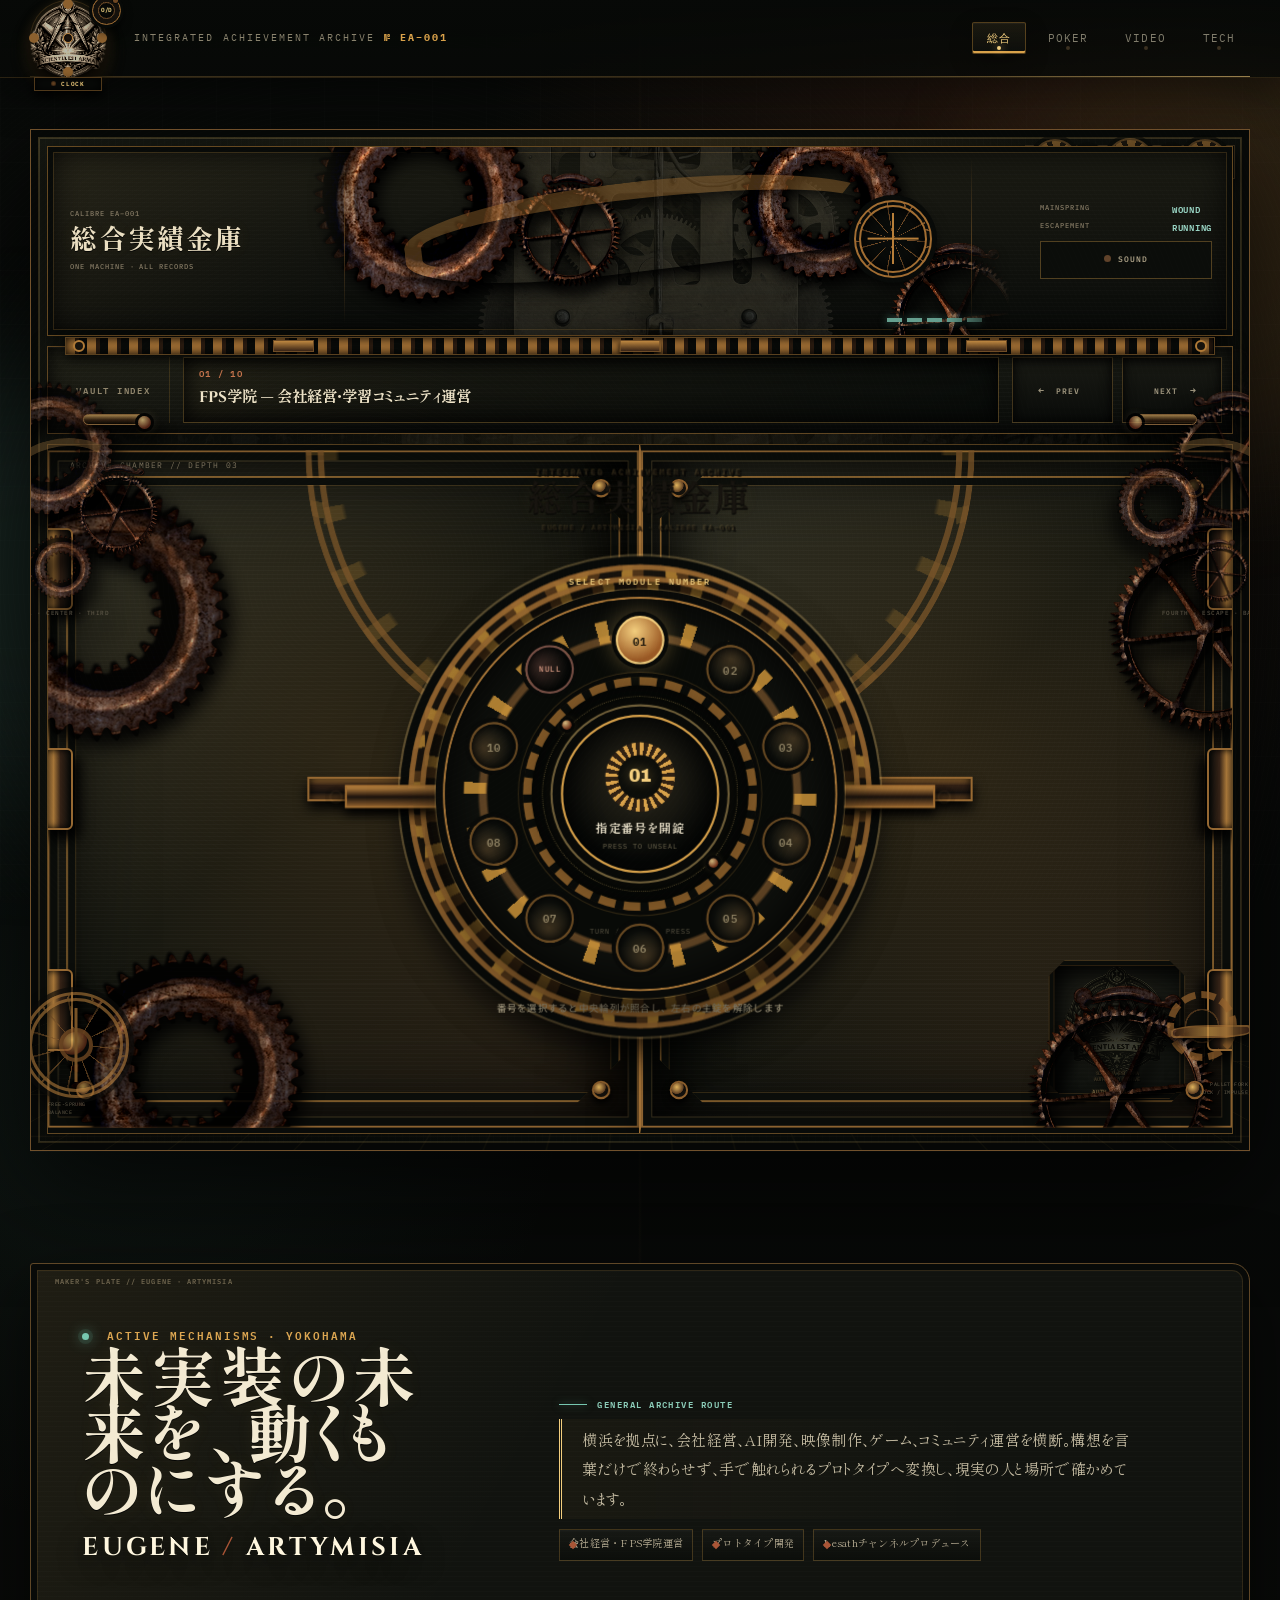
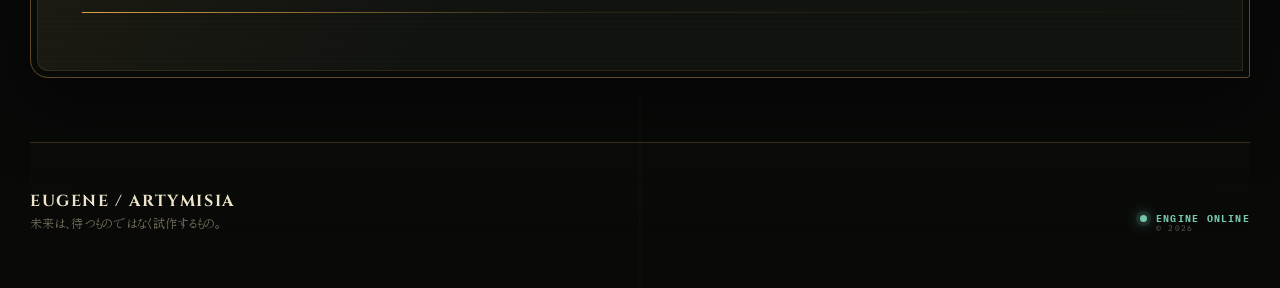
<file: index.html>
<!doctype html>
<html lang="ja">
<head>
  <meta charset="utf-8">
  <meta name="viewport" content="width=device-width, initial-scale=1, viewport-fit=cover">
  <meta name="theme-color" content="#090a09">
  <meta name="description" content="Eugene / ArtyMisiaのポートフォリオ">
  <link rel="canonical" href="https://artymisia.github.io/">
  <meta property="og:type" content="website">
  <meta property="og:locale" content="ja_JP">
  <meta property="og:site_name" content="Eugene / ArtyMisia">
  <meta property="og:title" content="Eugene / ArtyMisia — Possibility Engine">
  <meta property="og:description" content="会社経営、AI開発、映像制作、ゲーム、コミュニティ運営を横断する機械式ポートフォリオ。">
  <meta property="og:url" content="https://artymisia.github.io/">
  <meta property="og:image" content="https://artymisia.github.io/assets/scientia-est-arma-logo.png">
  <meta name="twitter:card" content="summary">
  <meta name="twitter:title" content="Eugene / ArtyMisia — Possibility Engine">
  <meta name="twitter:description" content="未実装の未来を、動くものにする。">
  <meta name="twitter:image" content="https://artymisia.github.io/assets/scientia-est-arma-logo.png">
  <link rel="icon" href="assets/gear-wheel-pixabay.png">
  <title>Eugene / ArtyMisia — Portfolio</title>
  <link rel="stylesheet" href="style.css?v=20261006-detached-dial-layer">
  <script src="script.js?v=20261006-detached-dial-layer" defer></script>
</head>
<body>
  <div class="grain" aria-hidden="true"></div>
  <div class="steam steam-a" aria-hidden="true"></div>
  <div class="steam steam-b" aria-hidden="true"></div>
  <header class="archive-header">
    <nav class="nav wrap" aria-label="表示モード">
      <div class="brand-switcher">
        <a id="horologium-launch" class="brand crest-control crest-route" href="horologium/" aria-label="SCIENTIA Horologium Perpetuumへ移動">
          <img src="assets/scientia-est-arma-logo.png" alt="Scientia Est Arma">
          <span class="crest-status"><i></i><b>CLOCK</b></span>
        </a>
        <button id="crest-control" class="archive-power-toggle" type="button" aria-pressed="false" aria-label="SCIENTIA主動力を起動">
          <i></i><b>O/D</b><span id="crest-power-state" class="visually-hidden">STANDBY</span>
        </button>
      </div>
      <p class="system-id">INTEGRATED ACHIEVEMENT ARCHIVE <b>№ EA–001</b></p>
      <div id="mode-nav" class="mode-nav"></div>
    </nav>
  </header>

  <main id="works" class="wrap machine-chamber integrated-archive">
    <section id="mechanism-shell" class="mechanism-shell" aria-label="機械式実績アーカイブ">
      <div class="depth-grid" aria-hidden="true"></div>
      <img class="archive-material archive-kugutsu-bed" src="assets/kugutsu-haguruma.jpg" alt="" aria-hidden="true">
      <img class="archive-material archive-clockwork-bed" src="assets/clockwork-pixabay.png" alt="" aria-hidden="true">
      <img class="archive-material archive-steam-crown" src="assets/gears-steampunk-pixabay.png" alt="" aria-hidden="true">
      <div class="archive-camshaft" aria-hidden="true"><i></i><b></b><span></span></div>
      <div class="archive-gear-cluster archive-gears-left" aria-hidden="true">
        <img src="assets/gear-rust-pixabay.png" alt=""><img src="assets/gear-wheel-pixabay.png" alt=""><img src="assets/gear-rust-pixabay.png" alt=""><i></i><b></b><span>BARREL · CENTER · THIRD</span>
      </div>
      <div class="archive-gear-cluster archive-gears-right" aria-hidden="true">
        <img src="assets/gear-wheel-pixabay.png" alt=""><img src="assets/gear-rust-pixabay.png" alt=""><img src="assets/gear-wheel-pixabay.png" alt=""><i></i><b></b><span>FOURTH · ESCAPE · BALANCE</span>
      </div>
      <div class="archive-ratchet-track" aria-hidden="true"><i></i><b></b><span></span></div>
      <div class="archive-balance" aria-hidden="true"><i><b></b></i><span>FREE-SPRUNG<br>BALANCE</span></div>
      <div class="archive-escapement" aria-hidden="true"><i></i><b></b><span>PALLET FORK<br>LOCK / IMPULSE</span></div>

      <div class="archive-powerhead" aria-label="総合実績金庫の動力部">
        <div class="powerhead-plaque">
          <small>CALIBRE EA–001</small>
          <b id="work-title">総合実績金庫</b>
          <span>ONE MACHINE · ALL RECORDS</span>
        </div>
        <div class="powerhead-movement" aria-hidden="true">
          <img class="powerhead-bed" src="assets/clockwork-pixabay.png" alt="">
          <img class="powerhead-wheel powerhead-wheel-a" src="assets/gear-rust-pixabay.png" alt="">
          <img class="powerhead-wheel powerhead-wheel-b" src="assets/gear-wheel-pixabay.png" alt="">
          <img class="powerhead-wheel powerhead-wheel-c" src="assets/gear-rust-pixabay.png" alt="">
          <img class="powerhead-wheel powerhead-wheel-d" src="assets/gear-wheel-pixabay.png" alt="">
          <div class="powerhead-balance"><i></i><b></b></div>
          <div class="powerhead-bridge"></div>
          <div class="powerhead-pulse"><i></i><i></i><i></i><i></i><i></i></div>
        </div>
        <div class="powerhead-readout">
          <small>MAINSPRING</small><b id="mainspring-state">WOUND</b>
          <small>ESCAPEMENT</small><b id="escapement-state">RUNNING</b>
          <button id="sound-toggle" type="button" aria-pressed="false" aria-label="機械音を入れる"><i></i>SOUND</button>
        </div>
      </div>

      <div class="gear-console">
        <p class="console-kicker">VAULT INDEX</p>
        <div class="active-module">
          <span id="module-count">01 / 01</span>
          <strong id="module-title">読み込み中</strong>
        </div>
        <div class="console-controls">
          <button id="prev-project" type="button" aria-label="前の実績">← <span>PREV</span></button>
          <button id="next-project" type="button" aria-label="次の実績"><span>NEXT</span> →</button>
        </div>
      </div>

      <div id="archive-viewport" class="archive-viewport">
        <div class="archive-depth depth-back" aria-hidden="true"></div>
        <div class="archive-depth depth-mid" aria-hidden="true"></div>
        <div id="project-stage" class="project-stage" aria-live="polite" inert></div>
        <div class="vault-hinge vault-hinge-left" aria-hidden="true"><i></i><i></i><i></i></div>
        <div class="vault-hinge vault-hinge-right" aria-hidden="true"><i></i><i></i><i></i></div>
        <div class="vault-door-assembly">
          <div class="vault-door vault-door-left" aria-hidden="true">
            <div class="door-surface">
              <div class="door-gearwork" aria-hidden="true">
                <img class="door-wheel door-wheel-a" src="assets/gear-rust-pixabay.png" alt="">
                <img class="door-wheel door-wheel-c" src="assets/gear-rust-pixabay.png" alt="">
                <img class="door-wheel door-wheel-f" src="assets/gear-wheel-pixabay.png" alt="">
              </div>
              <div class="door-locking-bar bar-left" aria-hidden="true"><i></i><b></b></div>
              <div class="door-bolts door-bolts-left" aria-hidden="true"><i></i><i></i><i></i><i></i></div>
            </div>
          </div>
          <div class="vault-door vault-door-right" aria-hidden="true">
            <div class="door-surface">
              <div class="door-gearwork" aria-hidden="true">
                <img class="door-wheel door-wheel-b" src="assets/gear-wheel-pixabay.png" alt="">
                <img class="door-wheel door-wheel-d" src="assets/gear-wheel-pixabay.png" alt="">
                <img class="door-wheel door-wheel-g" src="assets/gear-rust-pixabay.png" alt="">
              </div>
              <div class="door-locking-bar bar-right" aria-hidden="true"><i></i><b></b></div>
              <div class="door-bolts door-bolts-right" aria-hidden="true"><i></i><i></i><i></i><i></i></div>
              <div class="door-seal" aria-hidden="true"><img src="assets/scientia-est-arma-logo.png" alt=""><small>SCIENTIA EST ARMA<br>AUTHORIZED ARCHIVE</small></div>
            </div>
          </div>
          <div class="vault-crosslock">
            <div class="crosslock-ring" aria-hidden="true"><img class="door-wheel door-wheel-e" src="assets/gear-rust-pixabay.png" alt=""></div>
            <div id="secret-latch-indicator" class="secret-latch-indicator" aria-hidden="true"><i></i><span>LATCH WINDOW</span><b></b></div>
            <div class="door-inscription" aria-hidden="true">
              <small>INTEGRATED ACHIEVEMENT ARCHIVE</small>
              <b>総合実績金庫</b>
              <span>EUGENE / ARTYMISIA · CALIBRE EA–001</span>
            </div>
            <div id="vault-dial-console" class="vault-dial-console">
              <p>SELECT MODULE NUMBER</p>
              <div id="gear-selector" class="gear-selector" role="tablist" aria-label="開錠する実績番号を選択">
                <div class="dial-ratchet" aria-hidden="true"><i></i><b></b></div>
                <div id="gear-nodes" class="gear-nodes"></div>
                <button id="archive-toggle" class="archive-lock" type="button" aria-expanded="false">
                  <span id="gear-core" class="lock-gear dial-core"><i id="dial-number">01</i></span>
                  <b>指定番号を開錠</b><small>PRESS TO UNSEAL</small>
                </button>
              </div>
              <small>番号を選択すると中央輪列が照合し、左右の主錠を解除します</small>
            </div>
          </div>
        </div>
      </div>
    </section>

    <section class="section-heading archive-nameplate creator-inscription">
      <div><p class="eyebrow"><span class="signal"></span> ACTIVE MECHANISMS · YOKOHAMA</p><h1 id="headline">読み込み中...</h1><p class="hero-name">EUGENE <i>/</i> ARTYMISIA</p></div>
      <div class="section-guide">
        <span id="mode-route" class="mode-route">GENERAL ARCHIVE ROUTE</span>
        <p id="summary" class="lead"></p>
        <ul id="activities" class="activity-list"></ul>
        <p id="section-intro" class="section-intro">番号を選び、中央機構を開錠してください。各記録には、制作内容・使用技術・確認できる証拠リンクを格納しています。</p>
      </div>
    </section>
    <noscript>このページの表示にはJavaScriptが必要です。</noscript>
  </main>

  <div id="secret-transition" class="secret-transition" aria-hidden="true">
    <div class="secret-transition-iris"><i></i><b></b><span>EA–000</span></div>
    <p>UNLISTED MECHANISM COUPLED</p>
  </div>
  <div id="horologium-transition" class="horologium-transition" aria-hidden="true">
    <div class="horologium-transition-rotor">
      <img src="horologium/scientia-emblem.png" alt="">
      <i></i><b></b><span></span>
    </div>
    <p>CAL. DH–A9P // HOROLOGIUM COUPLED</p>
  </div>
  <p id="secret-live" class="visually-hidden" aria-live="polite"></p>

  <footer class="footer wrap">
    <div><p class="footer-mark">EUGENE / ARTYMISIA</p><p>未来は、待つものではなく試作するもの。</p></div>
    <div class="footer-status"><span class="signal"></span><b>ENGINE ONLINE</b><small>© <span id="year"></span></small></div>
  </footer>
</body>
</html>
</file>
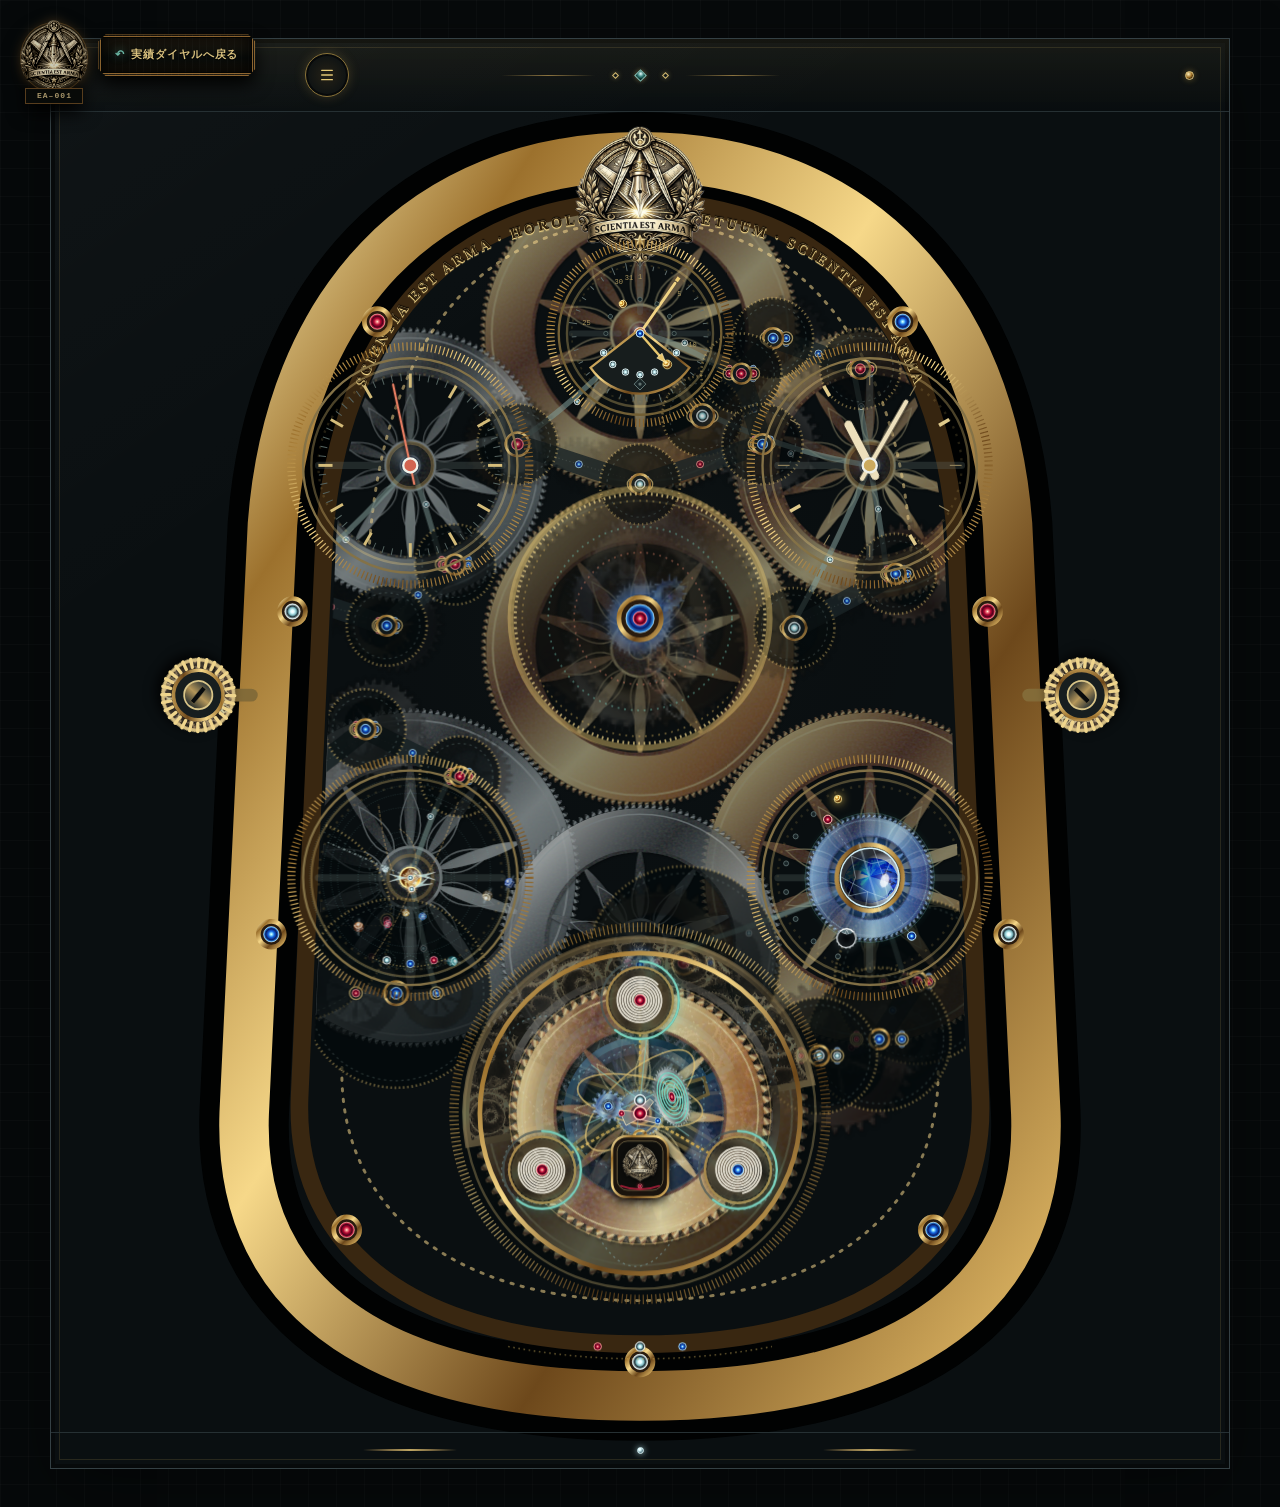
<file: horologium/index.html>
<!doctype html>
<html lang="ja" class="dark">
  <head>
    <meta charset="UTF-8" />
    <meta name="viewport" content="width=device-width, initial-scale=1.0" />
    <meta name="theme-color" content="#06090a" />
    <meta name="description" content="SCIENTIA EST ARMAを掲げ、一本のゼンマイから永久カレンダー、宝石オーラリー、9軸トゥールビヨンまでを同期するデジタル機械式時計。" />
    <link rel="icon" href="./favicon.svg" />
    <title>SCIENTIA Horologium Perpetuum — 永久機械式時計</title>
    <script type="module" crossorigin src="./assets/index-C0o_LoQR.js"></script>
    <link rel="stylesheet" crossorigin href="./assets/index-Ct-30kno.css">
    <style>
      .archive-return{position:fixed;z-index:9999;left:clamp(10px,1.6vw,22px);top:clamp(10px,1.6vw,22px);width:226px;height:74px;display:block;border:0;background:transparent;color:#e4c875;text-decoration:none;filter:drop-shadow(0 8px 9px #000);isolation:isolate;transition:transform .2s ease,filter .25s ease}
      .archive-return::before{content:"";position:absolute;z-index:-1;left:5px;top:7px;bottom:6px;width:58px;border:1px solid rgba(185,131,61,.76);border-radius:50%;background:repeating-conic-gradient(from 2deg,rgba(184,124,55,.72) 0 3deg,transparent 3deg 12deg),radial-gradient(circle,#16130e 0 56%,#070907 57% 100%);box-shadow:0 0 0 4px #050707,0 0 0 5px rgba(202,145,67,.25),inset 0 0 18px #000;animation:archive-index 24s steps(48,end) infinite}
      .archive-return img{position:relative;z-index:2;width:68px;height:74px;object-fit:contain;filter:sepia(.42) saturate(.78) brightness(.72) contrast(1.28) drop-shadow(0 0 6px rgba(209,151,70,.3))}
      .archive-return-code{position:absolute;z-index:3;left:34px;bottom:-10px;min-width:58px;padding:3px 5px;border:1px solid rgba(165,113,50,.5);background:#080a08;color:#a69469;font:700 8px/1 ui-monospace,SFMono-Regular,Menlo,monospace;letter-spacing:.13em;text-align:center;transform:translateX(-50%)}
      .archive-return-label{position:absolute;z-index:1;left:78px;top:14px;min-width:142px;padding:12px 14px 11px;border:3px double rgba(185,131,61,.72);background:repeating-linear-gradient(90deg,rgba(255,255,255,.025) 0 1px,transparent 1px 7px),linear-gradient(180deg,#211b10,#080b09 58%,#151008);box-shadow:inset 0 0 0 1px #020403,inset 0 0 18px #000,0 0 0 1px rgba(105,181,163,.14);color:#d9c17e;font:700 11px/1.15 ui-monospace,SFMono-Regular,Menlo,monospace;letter-spacing:.08em;text-align:center;text-shadow:0 1px #000;white-space:nowrap;clip-path:polygon(7px 0,calc(100% - 7px) 0,100% 7px,100% calc(100% - 7px),calc(100% - 7px) 100%,7px 100%,0 calc(100% - 7px),0 7px)}
      .archive-return-label::before{content:"↶";margin-right:.55em;color:#69b5a3;text-shadow:0 0 8px rgba(105,181,163,.6)}
      .archive-return:hover{transform:translateY(-2px);filter:brightness(1.1) drop-shadow(0 8px 9px #000)}.archive-return:focus-visible{outline:2px solid #69b5a3;outline-offset:7px}
      @keyframes archive-index{to{transform:rotate(360deg)}}
      .calibre-menu-trigger{transform:translateX(236px)}
      .archive-return-transition{position:fixed;z-index:10000;inset:0;overflow:hidden;background:#020504;opacity:0;visibility:hidden;pointer-events:none;isolation:isolate;transition:opacity .18s ease,visibility 0s linear 1.25s}
      .archive-return-transition::before{content:"";position:absolute;z-index:0;inset:0;background:radial-gradient(circle at 50% 50%,rgba(106,181,161,.15),transparent 24rem),repeating-linear-gradient(90deg,transparent 0 42px,rgba(228,200,117,.025) 43px 44px),#030606}
      .return-door{position:absolute;z-index:1;top:0;bottom:0;width:50.5%;overflow:hidden;background:radial-gradient(circle at 100% 50%,rgba(185,131,61,.16),transparent 35%),repeating-linear-gradient(0deg,rgba(255,255,255,.015) 0 1px,transparent 1px 5px),linear-gradient(115deg,#17140e,#050807 62%);box-shadow:inset 0 0 0 8px #050706,inset 0 0 0 9px rgba(185,131,61,.38),inset 0 0 80px #000;transition:transform .72s cubic-bezier(.72,0,.2,1)}
      .return-door::before{content:"";position:absolute;top:50%;width:min(44vw,520px);aspect-ratio:1;border:18px double #805b30;border-radius:50%;background:repeating-conic-gradient(#17110b 0 7deg,#a97537 7deg 9deg,#050706 9deg 18deg);box-shadow:0 0 0 12px #050706,0 0 0 13px rgba(105,181,163,.22),inset 0 0 65px #000;transform:translateY(-50%) rotate(0deg);transition:transform 1.12s cubic-bezier(.2,.9,.25,1)}
      .return-door::after{content:"";position:absolute;top:0;bottom:0;width:24px;background:repeating-linear-gradient(0deg,#17110b 0 12px,#b47d38 12px 18px,#060807 18px 30px);box-shadow:0 0 28px #000}
      .return-door-left{left:0;border-right:3px solid #a57539;transform:translateX(-102%)}.return-door-left::before{right:-28%}.return-door-left::after{right:0}
      .return-door-right{right:0;border-left:3px solid #a57539;transform:translateX(102%)}.return-door-right::before{left:-28%;transform:translateY(-50%) rotate(20deg)}.return-door-right::after{left:0}
      .return-coupler{position:absolute;z-index:4;left:50%;top:50%;width:clamp(160px,22vw,250px);aspect-ratio:1;display:grid;place-items:center;border:14px double #9b733b;border-radius:50%;background:radial-gradient(circle,#13231f 0 12%,#070a09 13% 55%,#73502a 56% 61%,#050706 62%);box-shadow:0 0 0 9px #030606,0 0 0 10px rgba(105,181,163,.38),0 0 72px rgba(105,181,163,.28),inset 0 0 38px #000;opacity:0;transform:translate(-50%,-50%) scale(.18) rotate(135deg);transition:transform .62s cubic-bezier(.16,.88,.2,1.18) .5s,opacity .16s linear .5s}
      .return-coupler::before,.return-coupler::after{content:"";position:absolute;left:50%;top:50%;width:132%;height:10px;background:linear-gradient(90deg,#17110b,#c18a42 48%,#17110b);box-shadow:0 6px 11px #000;transform:translate(-50%,-50%) rotate(45deg)}.return-coupler::after{transform:translate(-50%,-50%) rotate(-45deg)}
      .return-coupler img{position:relative;z-index:2;width:64%;height:70%;object-fit:contain;filter:sepia(.35) saturate(.82) brightness(.76) contrast(1.25) drop-shadow(0 0 8px rgba(228,200,117,.32))}
      .return-lock-pins{position:absolute;z-index:3;inset:9%;border:2px dotted rgba(228,200,117,.7);border-radius:50%;animation:return-pin-index 2.8s steps(12,end) infinite}
      .return-lock-pins::before,.return-lock-pins::after{content:"";position:absolute;left:50%;top:-8px;width:11px;height:11px;border:1px solid #b58543;border-radius:50%;background:#69b5a3;box-shadow:0 0 13px #69b5a3;transform:translateX(-50%)}.return-lock-pins::after{top:auto;bottom:-8px;background:#b58543;box-shadow:0 0 10px #b58543}
      .archive-return-transition p{position:absolute;z-index:5;left:50%;top:calc(50% + clamp(112px,15vw,160px));margin:0;color:#88b8ab;font:700 clamp(8px,1vw,11px)/1 ui-monospace,SFMono-Regular,Menlo,monospace;letter-spacing:.18em;white-space:nowrap;opacity:0;transform:translate(-50%,14px);transition:opacity .2s linear .86s,transform .25s ease .86s}
      .return-route-engaged{overflow:hidden}.return-route-engaged .archive-return-transition{opacity:1;visibility:visible;transition-delay:0s}.return-route-engaged .return-door{transform:translateX(0)}.return-route-engaged .return-door-left::before{transform:translateY(-50%) rotate(86deg)}.return-route-engaged .return-door-right::before{transform:translateY(-50%) rotate(-72deg)}.return-route-engaged .return-coupler{opacity:1;transform:translate(-50%,-50%) scale(1) rotate(0deg)}.return-route-engaged .archive-return-transition p{opacity:1;transform:translate(-50%,0)}
      @keyframes return-pin-index{to{transform:rotate(360deg)}}
      @media(max-width:680px){.archive-return{left:7px;top:7px;width:184px;height:61px}.archive-return::before{left:4px;top:6px;bottom:5px;width:48px}.archive-return img{width:56px;height:61px}.archive-return-code{left:28px;bottom:-8px;min-width:49px;font-size:7px}.archive-return-label{left:63px;top:11px;min-width:115px;padding:10px 8px 9px;border-width:2px;font-size:9px;letter-spacing:.04em}.calibre-menu-trigger{transform:translateX(178px)}}
      @media(max-width:680px){.return-door::before{width:84vw;border-width:11px}.return-door-left::before{right:-55%}.return-door-right::before{left:-55%}.return-door::after{width:17px}.return-coupler{width:145px;border-width:10px}.archive-return-transition p{top:calc(50% + 105px);font-size:7px}}
      @media(prefers-reduced-motion:reduce){.archive-return::before,.return-lock-pins{animation:none}.archive-return-transition,.return-door,.return-coupler,.archive-return-transition p{transition-duration:.01ms!important;transition-delay:0s!important}}
    </style>
  </head>
  <body>
    <div id="root"></div>
    <a id="archive-return" class="archive-return" href="../#works" aria-label="総合実績金庫へ戻る">
      <img src="./scientia-emblem.png" alt="">
      <span class="archive-return-code">EA–001</span>
      <span class="archive-return-label">実績ダイヤルへ戻る</span>
    </a>
    <div id="archive-return-transition" class="archive-return-transition" aria-hidden="true">
      <div class="return-door return-door-left" aria-hidden="true"></div>
      <div class="return-door return-door-right" aria-hidden="true"></div>
      <div class="return-coupler" aria-hidden="true">
        <img src="./scientia-emblem.png" alt="">
        <i class="return-lock-pins"></i>
      </div>
      <p>CALIBRE EA–001 // VAULT RE-ENGAGED</p>
    </div>
    <script>
      (() => {
        const returnLink = document.getElementById('archive-return');
        const transition = document.getElementById('archive-return-transition');
        const reducedMotion = matchMedia('(prefers-reduced-motion: reduce)');
        let navigating = false;
        const mode = new URLSearchParams(location.search).get('from');
        if (['all', 'poker', 'video', 'tech'].includes(mode)) {
          returnLink.href = `../?mode=${mode}#works`;
        }
        returnLink.addEventListener('click', event => {
          if (event.defaultPrevented || event.metaKey || event.ctrlKey || event.shiftKey || event.altKey || navigating) return;
          const destination = new URL(returnLink.href, location.href);
          if (destination.origin !== location.origin || reducedMotion.matches) return;
          event.preventDefault();
          navigating = true;
          transition.setAttribute('aria-hidden', 'false');
          document.body.classList.add('return-route-engaged');
          setTimeout(() => location.assign(destination), 1320);
        });
        addEventListener('pageshow', () => {
          navigating = false;
          document.body.classList.remove('return-route-engaged');
          transition.setAttribute('aria-hidden', 'true');
        });
      })();
    </script>
  </body>
</html>
</file>
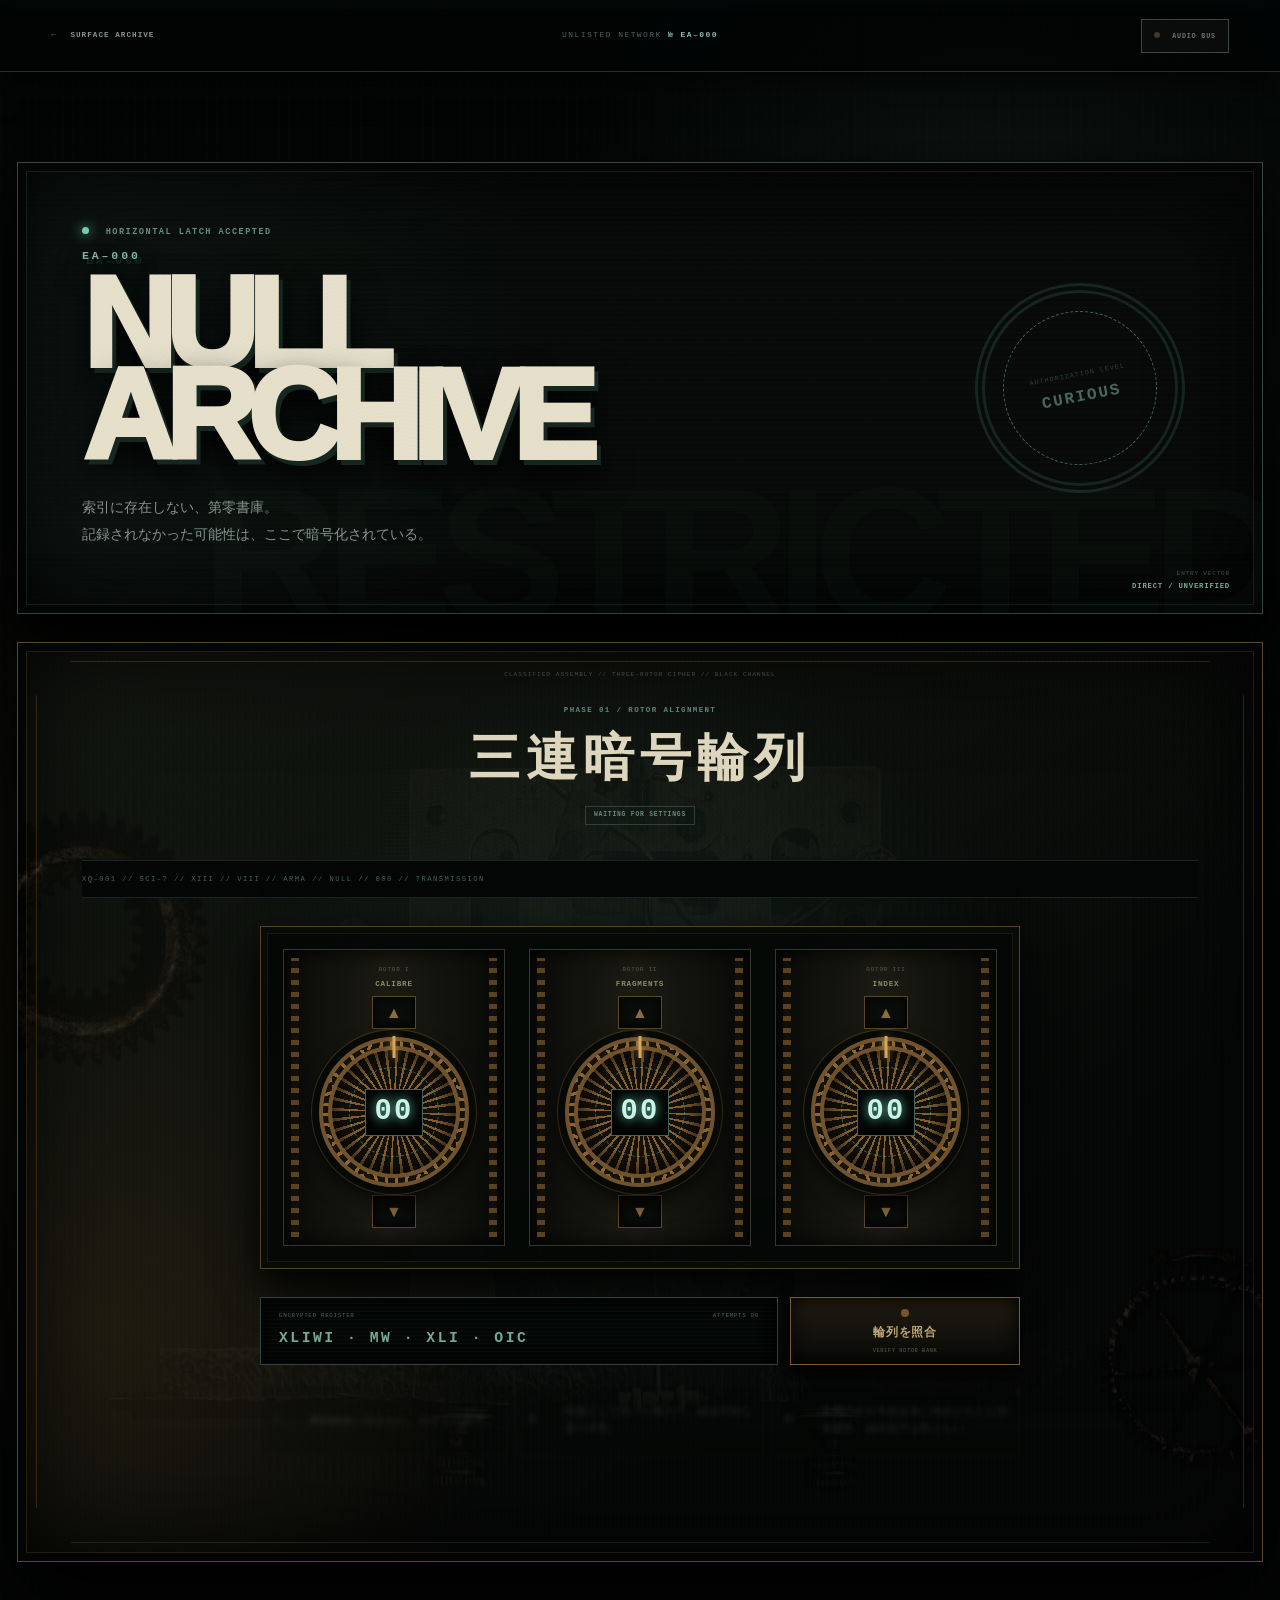
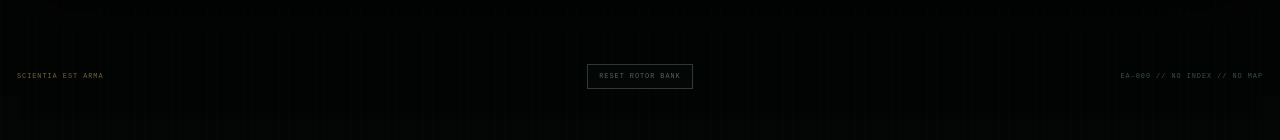
<file: null-archive/index.html>
<!doctype html>
<html lang="ja">
<head>
  <meta charset="utf-8">
  <meta name="viewport" content="width=device-width, initial-scale=1, viewport-fit=cover">
  <meta name="theme-color" content="#020404">
  <meta name="robots" content="noindex,nofollow">
  <meta name="description" content="EA–000 NULL ARCHIVE — 索引に存在しない第零書庫">
  <meta property="og:type" content="website">
  <meta property="og:title" content="EA–000 // NULL ARCHIVE">
  <meta property="og:description" content="Authorization level: curious.">
  <meta property="og:image" content="https://artymisia.github.io/assets/scientia-est-arma-logo.png">
  <title>EA–000 // NULL ARCHIVE</title>
  <link rel="icon" href="../assets/scientia-est-arma-logo.png">
  <link rel="stylesheet" href="style.css">
  <script src="script.js" defer></script>
</head>
<body>
  <div class="cipher-noise" aria-hidden="true"></div>
  <div class="scan-beam" aria-hidden="true"></div>

  <header class="black-header">
    <a class="surface-return" href="../?mode=all#works"><span>←</span> SURFACE ARCHIVE</a>
    <p>UNLISTED NETWORK <b>№ EA–000</b></p>
    <button id="cipher-sound" type="button" aria-pressed="false"><i></i> AUDIO BUS</button>
  </header>

  <main class="null-shell">
    <section class="null-intro" aria-labelledby="null-title">
      <div class="clearance-stamp"><small>AUTHORIZATION LEVEL</small><b>CURIOUS</b></div>
      <p class="eyebrow"><span></span> HORIZONTAL LATCH ACCEPTED</p>
      <h1 id="null-title"><small>EA–000</small>NULL<br>ARCHIVE</h1>
      <p class="null-copy">索引に存在しない、第零書庫。<br>記録されなかった可能性は、ここで暗号化されている。</p>
      <div class="entry-trace"><span>ENTRY VECTOR</span><b id="entry-vector">DIRECT / UNVERIFIED</b></div>
    </section>

    <section class="cipher-machine" aria-labelledby="cipher-heading">
      <img class="cipher-bed" src="../assets/clockwork-pixabay.png" alt="" aria-hidden="true">
      <img class="cipher-wheel cipher-wheel-a" src="../assets/gear-rust-pixabay.png" alt="" aria-hidden="true">
      <img class="cipher-wheel cipher-wheel-b" src="../assets/gear-wheel-pixabay.png" alt="" aria-hidden="true">
      <div class="machine-serial" aria-hidden="true">CLASSIFIED ASSEMBLY // THREE-ROTOR CIPHER // BLACK CHANNEL</div>

      <div class="cipher-heading">
        <p>PHASE 01 / ROTOR ALIGNMENT</p>
        <h2 id="cipher-heading">三連暗号輪列</h2>
        <span id="machine-state">WAITING FOR SETTINGS</span>
      </div>

      <div class="cipher-tape" aria-hidden="true">
        <span>XQ–001 // SCI–? // XIII // VIII // ARMA // NULL // 000 // TRANSMISSION</span>
      </div>

      <div id="rotor-bank" class="rotor-bank" aria-label="三連暗号ローター">
        <article class="rotor" data-rotor="0">
          <small>ROTOR I</small><b>CALIBRE</b>
          <button type="button" data-delta="1" aria-label="CALIBREの数値を上げる">▲</button>
          <div class="rotor-window"><span>00</span><i></i></div>
          <button type="button" data-delta="-1" aria-label="CALIBREの数値を下げる">▼</button>
        </article>
        <article class="rotor" data-rotor="1">
          <small>ROTOR II</small><b>FRAGMENTS</b>
          <button type="button" data-delta="1" aria-label="FRAGMENTSの数値を上げる">▲</button>
          <div class="rotor-window"><span>00</span><i></i></div>
          <button type="button" data-delta="-1" aria-label="FRAGMENTSの数値を下げる">▼</button>
        </article>
        <article class="rotor" data-rotor="2">
          <small>ROTOR III</small><b>INDEX</b>
          <button type="button" data-delta="1" aria-label="INDEXの数値を上げる">▲</button>
          <div class="rotor-window"><span>00</span><i></i></div>
          <button type="button" data-delta="-1" aria-label="INDEXの数値を下げる">▼</button>
        </article>
      </div>

      <div class="decrypt-console">
        <div class="cipher-readout">
          <small>ENCRYPTED REGISTER</small>
          <b id="cipher-register">XLIWI · MW · XLI · OIC</b>
          <span id="attempt-count">ATTEMPTS 00</span>
        </div>
        <button id="decrypt-rotors" type="button"><i></i><b>輪列を照合</b><small>VERIFY ROTOR BANK</small></button>
      </div>

      <ol id="clue-bank" class="clue-bank" aria-label="復号ヒント">
        <li><span>Ⅰ</span><p>機関銘板に刻まれた、始まりの番号。</p></li>
        <li><span>Ⅱ</span><p>映像として残った断片の、確認可能な最小本数。</p></li>
        <li><span>Ⅲ</span><p>表層の総合実績金庫に格納された公開実績数。接続端子は数えない。</p></li>
      </ol>

      <section id="key-phase" class="key-phase" hidden aria-labelledby="key-heading">
        <p>PHASE 02 / CIPHER KEY</p>
        <h2 id="key-heading">THE CREST IS THE KEY</h2>
        <div class="crest-key">
          <img src="../assets/scientia-est-arma-logo.png" alt="SCIENTIA EST ARMAの紋章">
          <form id="key-form">
            <label for="key-input">紋章に刻まれた、武器となるもの</label>
            <div><input id="key-input" name="key" type="text" autocomplete="off" spellcheck="false" maxlength="16" placeholder="ENTER LATIN KEY"><button type="submit">AUTHORIZE</button></div>
            <small id="key-status">KEY CHANNEL SEALED</small>
          </form>
        </div>
      </section>

      <section id="transmission-phase" class="transmission-phase" hidden aria-labelledby="transmission-heading">
        <div class="transmission-core" aria-hidden="true"><i></i><b></b><span>X</span></div>
        <p>PHASE 03 / OUTBOUND TRANSMISSION</p>
        <h2 id="transmission-heading">NODE X</h2>
        <p id="node-message">暗号経路は開通した。外部通信先は、まだ接続されていない。</p>
        <a id="x-transmission" href="#" hidden target="_blank" rel="noopener noreferrer">EXTERNAL SIGNALへ接続 ↗</a>
        <span id="node-status">CHANNEL NOT ASSIGNED</span>
      </section>
    </section>
  </main>

  <footer class="black-footer">
    <p>SCIENTIA EST ARMA</p>
    <button id="reset-cipher" type="button">RESET ROTOR BANK</button>
    <span>EA–000 // NO INDEX // NO MAP</span>
  </footer>
</body>
</html>
</file>
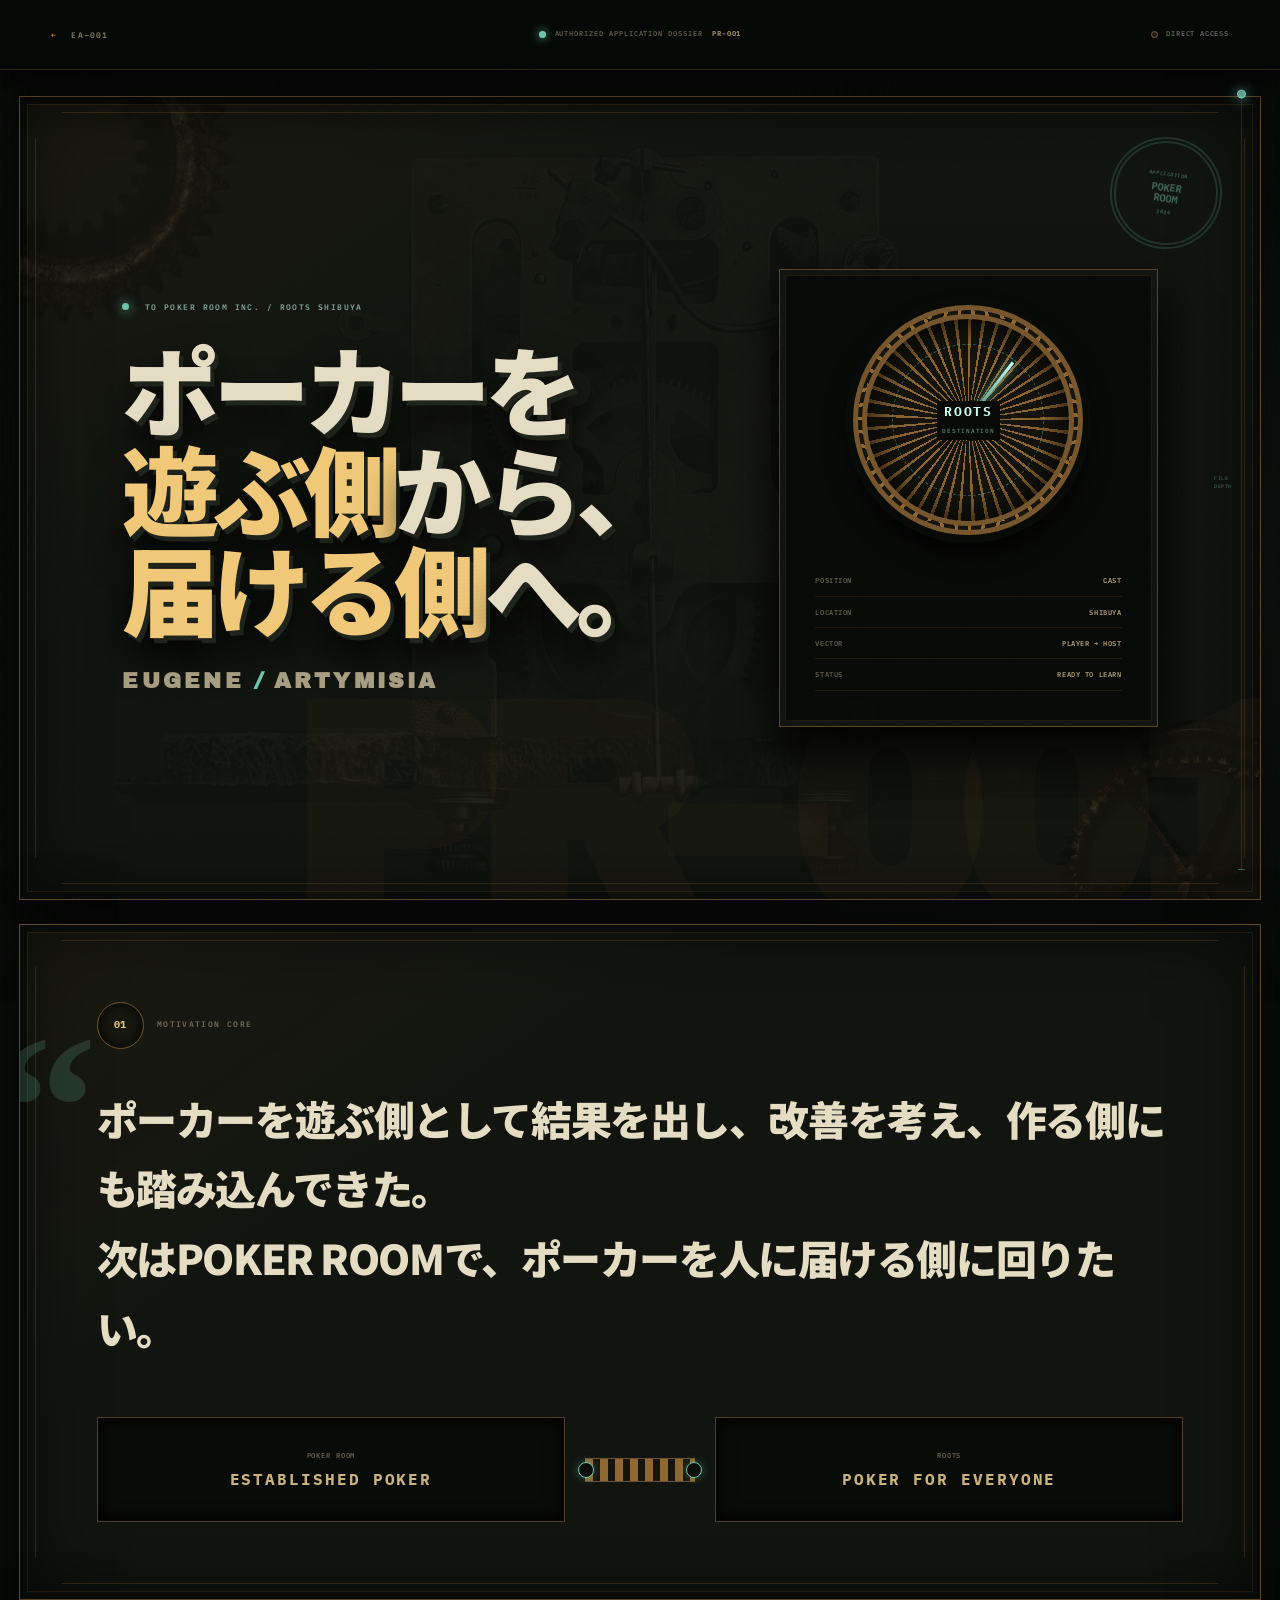
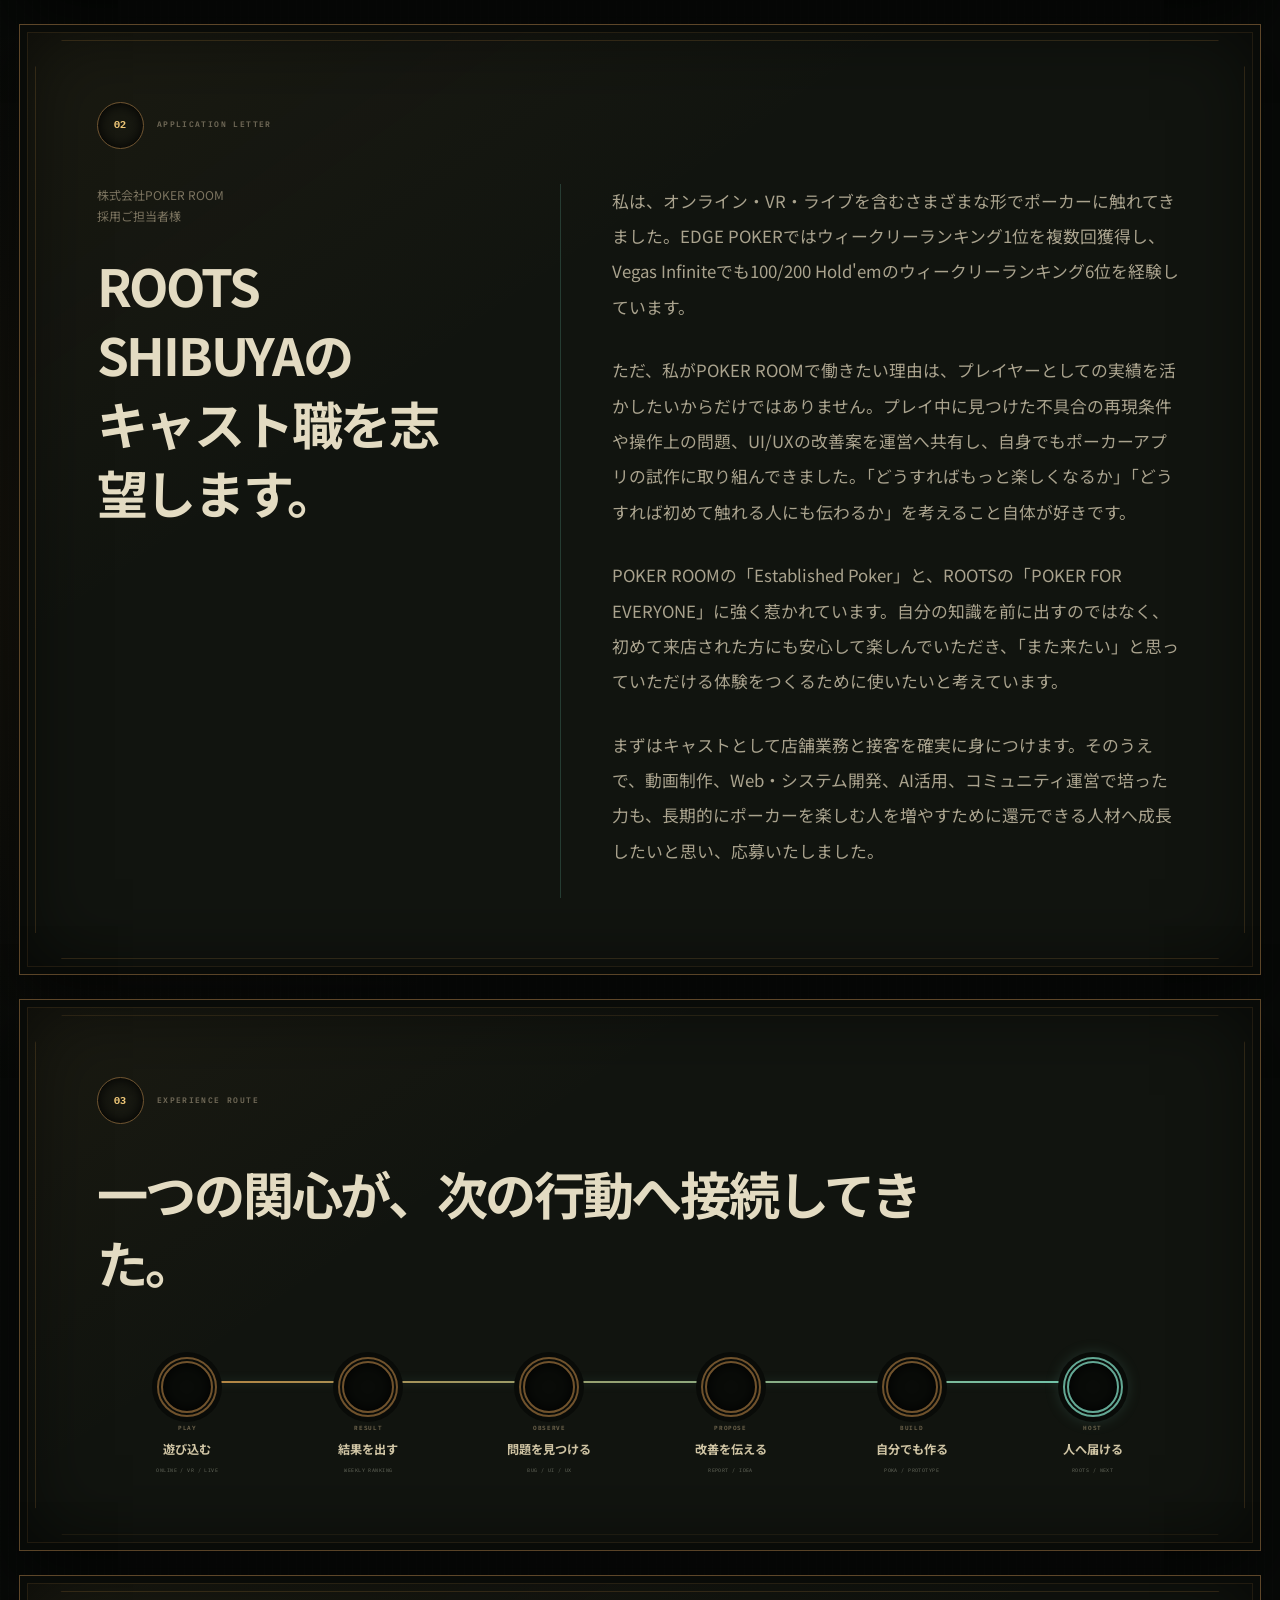
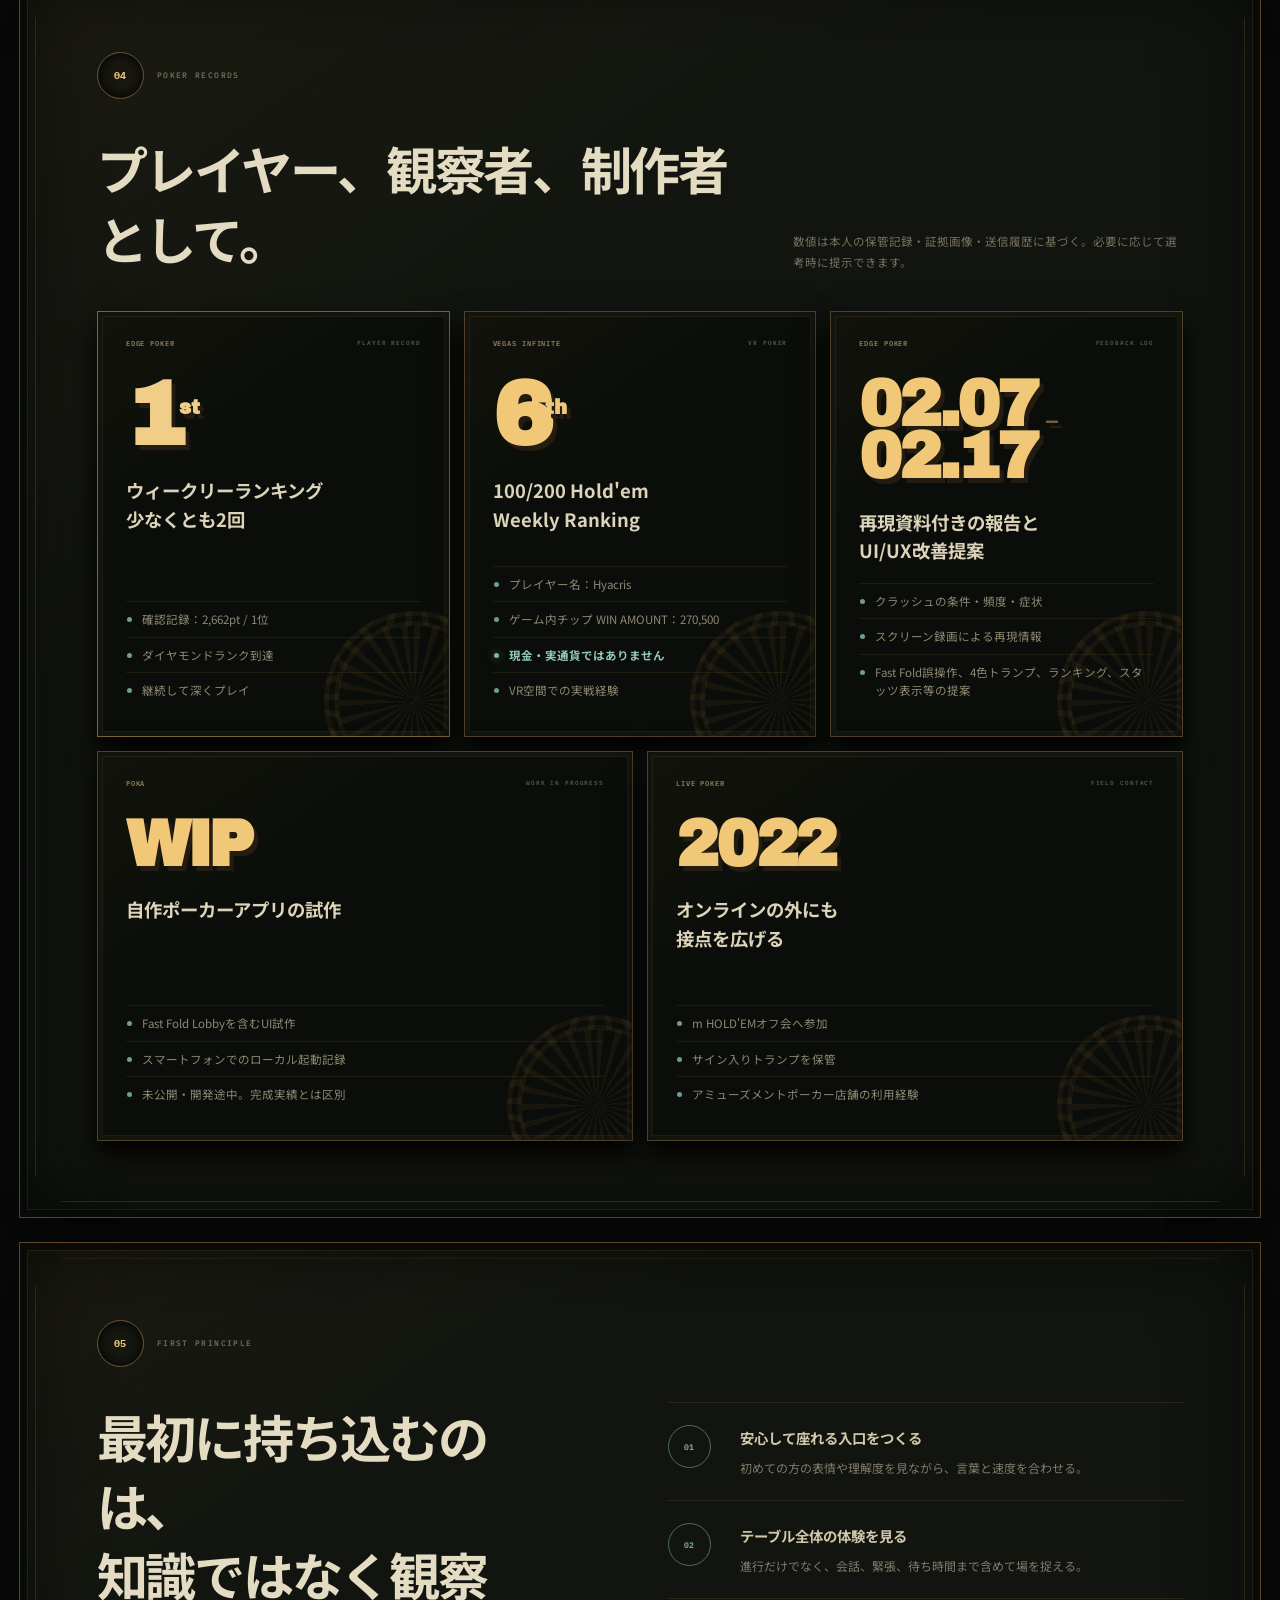
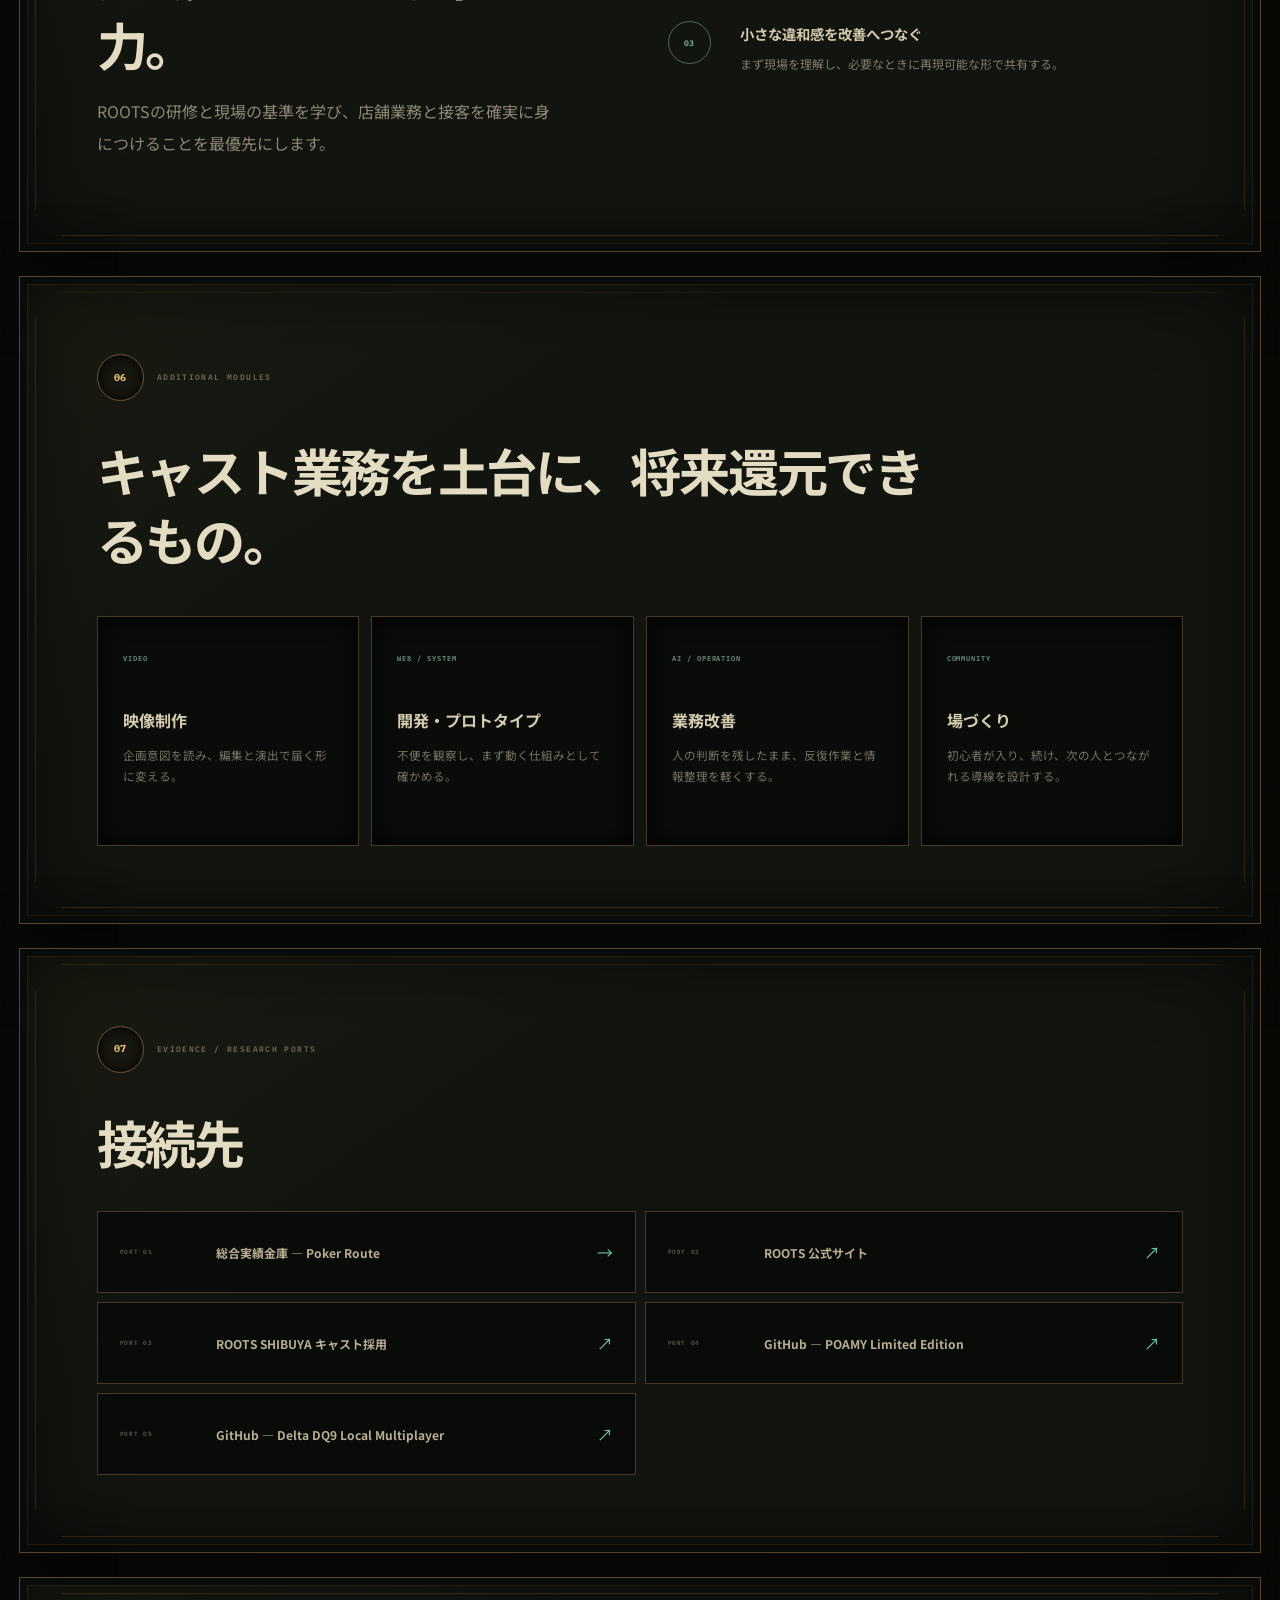
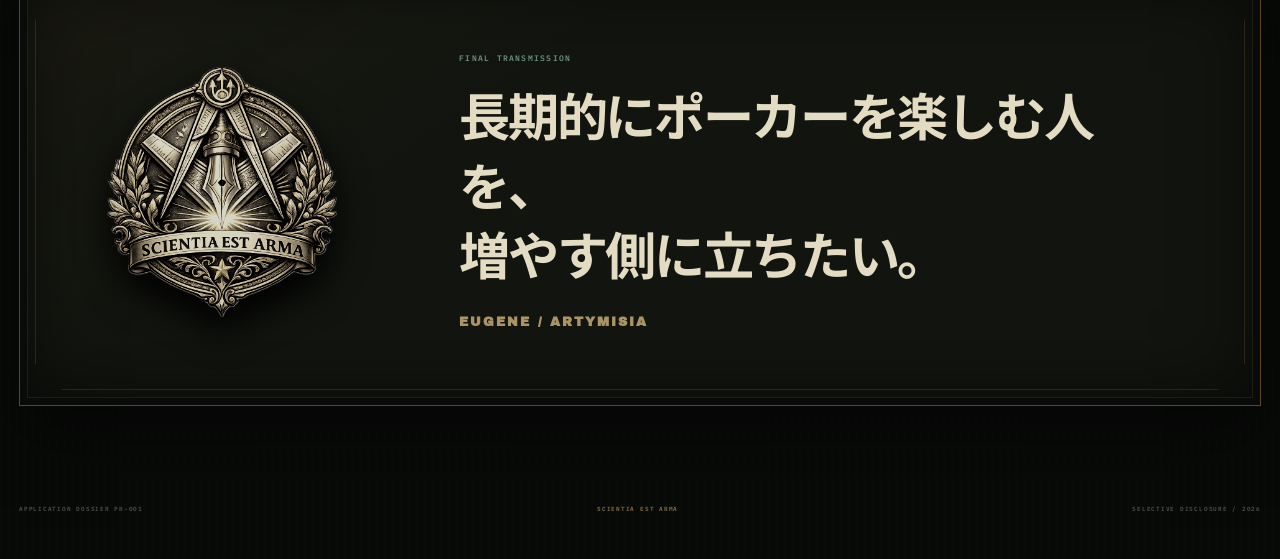
<file: dossier/poker-room/index.html>
<!doctype html>
<html lang="ja">
<head>
  <meta charset="utf-8">
  <meta name="viewport" content="width=device-width, initial-scale=1, viewport-fit=cover">
  <meta name="theme-color" content="#080a08">
  <meta name="robots" content="noindex,nofollow">
  <meta name="description" content="Eugene / ArtyMisia — POKER ROOM・ROOTS SHIBUYA応募用資料">
  <title>POKER ROOM DOSSIER — Eugene / ArtyMisia</title>
  <link rel="icon" href="../../assets/scientia-est-arma-logo.png">
  <link rel="stylesheet" href="style.css">
  <script src="script.js" defer></script>
</head>
<body>
  <div class="document-grain" aria-hidden="true"></div>
  <div class="progress-rail" aria-hidden="true"><i id="progress-needle"></i><span>FILE<br>DEPTH</span></div>

  <header class="dossier-header">
    <a href="../../?mode=poker#works" class="return-port"><span>←</span> EA–001</a>
    <div class="header-id"><i></i><span>AUTHORIZED APPLICATION DOSSIER</span><b>PR–001</b></div>
    <div id="access-state" class="access-state"><i></i><span>DIRECT ACCESS</span></div>
  </header>

  <main>
    <section class="cover chassis" aria-labelledby="cover-title">
      <img class="cover-mechanism" src="../../assets/clockwork-pixabay.png" alt="" aria-hidden="true">
      <img class="cover-gear gear-a" src="../../assets/gear-rust-pixabay.png" alt="" aria-hidden="true">
      <img class="cover-gear gear-b" src="../../assets/gear-wheel-pixabay.png" alt="" aria-hidden="true">

      <div class="cover-copy" data-reveal>
        <p class="eyebrow"><span></span> TO POKER ROOM INC. / ROOTS SHIBUYA</p>
        <h1 id="cover-title">ポーカーを<br><em>遊ぶ側</em>から、<br><em>届ける側</em>へ。</h1>
        <p class="signature">EUGENE <i>/</i> ARTYMISIA</p>
      </div>

      <aside class="cover-instrument" aria-label="応募資料概要" data-reveal>
        <div class="instrument-dial"><i></i><b>ROOTS</b><span>DESTINATION</span></div>
        <dl>
          <div><dt>POSITION</dt><dd>CAST</dd></div>
          <div><dt>LOCATION</dt><dd>SHIBUYA</dd></div>
          <div><dt>VECTOR</dt><dd>PLAYER → HOST</dd></div>
          <div><dt>STATUS</dt><dd>READY TO LEARN</dd></div>
        </dl>
      </aside>

      <div class="cover-stamp" aria-hidden="true"><small>APPLICATION</small><b>POKER<br>ROOM</b><span>2026</span></div>
    </section>

    <section class="core-statement chassis" data-reveal>
      <div class="section-index"><span>01</span><p>MOTIVATION CORE</p></div>
      <blockquote>
        ポーカーを遊ぶ側として結果を出し、改善を考え、作る側にも踏み込んできた。<br>
        次はPOKER ROOMで、ポーカーを人に届ける側に回りたい。
      </blockquote>
      <div class="mission-coupling">
        <article><small>POKER ROOM</small><b>ESTABLISHED POKER</b></article>
        <i aria-hidden="true"></i>
        <article><small>ROOTS</small><b>POKER FOR EVERYONE</b></article>
      </div>
    </section>

    <section class="letter chassis" aria-labelledby="letter-title" data-reveal>
      <div class="section-index"><span>02</span><p>APPLICATION LETTER</p></div>
      <div class="letter-grid">
        <div class="letter-heading">
          <p>株式会社POKER ROOM<br>採用ご担当者様</p>
          <h2 id="letter-title">ROOTS SHIBUYAの<br>キャスト職を志望します。</h2>
        </div>
        <div class="letter-body">
          <p>私は、オンライン・VR・ライブを含むさまざまな形でポーカーに触れてきました。EDGE POKERではウィークリーランキング1位を複数回獲得し、Vegas Infiniteでも100/200 Hold'emのウィークリーランキング6位を経験しています。</p>
          <p>ただ、私がPOKER ROOMで働きたい理由は、プレイヤーとしての実績を活かしたいからだけではありません。プレイ中に見つけた不具合の再現条件や操作上の問題、UI/UXの改善案を運営へ共有し、自身でもポーカーアプリの試作に取り組んできました。「どうすればもっと楽しくなるか」「どうすれば初めて触れる人にも伝わるか」を考えること自体が好きです。</p>
          <p>POKER ROOMの「Established Poker」と、ROOTSの「POKER FOR EVERYONE」に強く惹かれています。自分の知識を前に出すのではなく、初めて来店された方にも安心して楽しんでいただき、「また来たい」と思っていただける体験をつくるために使いたいと考えています。</p>
          <p>まずはキャストとして店舗業務と接客を確実に身につけます。そのうえで、動画制作、Web・システム開発、AI活用、コミュニティ運営で培った力も、長期的にポーカーを楽しむ人を増やすために還元できる人材へ成長したいと思い、応募いたしました。</p>
        </div>
      </div>
    </section>

    <section class="route chassis" aria-labelledby="route-title" data-reveal>
      <div class="section-index"><span>03</span><p>EXPERIENCE ROUTE</p></div>
      <h2 id="route-title">一つの関心が、次の行動へ接続してきた。</h2>
      <ol class="route-line">
        <li><span>PLAY</span><b>遊び込む</b><small>ONLINE / VR / LIVE</small></li>
        <li><span>RESULT</span><b>結果を出す</b><small>WEEKLY RANKING</small></li>
        <li><span>OBSERVE</span><b>問題を見つける</b><small>BUG / UI / UX</small></li>
        <li><span>PROPOSE</span><b>改善を伝える</b><small>REPORT / IDEA</small></li>
        <li><span>BUILD</span><b>自分でも作る</b><small>POKA / PROTOTYPE</small></li>
        <li><span>HOST</span><b>人へ届ける</b><small>ROOTS / NEXT</small></li>
      </ol>
    </section>

    <section class="records chassis" aria-labelledby="records-title">
      <div class="section-index" data-reveal><span>04</span><p>POKER RECORDS</p></div>
      <div class="records-heading" data-reveal>
        <h2 id="records-title">プレイヤー、観察者、制作者として。</h2>
        <p>数値は本人の保管記録・証拠画像・送信履歴に基づく。必要に応じて選考時に提示できます。</p>
      </div>

      <div class="record-grid">
        <article class="record-card rank-one" data-reveal>
          <div class="record-top"><span>EDGE POKER</span><small>PLAYER RECORD</small></div>
          <strong>1<sup>st</sup></strong>
          <h3>ウィークリーランキング<br>少なくとも2回</h3>
          <ul><li>確認記録：2,662pt / 1位</li><li>ダイヤモンドランク到達</li><li>継続して深くプレイ</li></ul>
        </article>

        <article class="record-card rank-six" data-reveal>
          <div class="record-top"><span>VEGAS INFINITE</span><small>VR POKER</small></div>
          <strong>6<sup>th</sup></strong>
          <h3>100/200 Hold'em<br>Weekly Ranking</h3>
          <ul><li>プレイヤー名：Hyacris</li><li>ゲーム内チップ WIN AMOUNT：270,500</li><li class="chip-disclaimer">現金・実通貨ではありません</li><li>VR空間での実戦経験</li></ul>
        </article>

        <article class="record-card feedback" data-reveal>
          <div class="record-top"><span>EDGE POKER</span><small>FEEDBACK LOG</small></div>
          <strong>02.07<small>—</small>02.17</strong>
          <h3>再現資料付きの報告と<br>UI/UX改善提案</h3>
          <ul><li>クラッシュの条件・頻度・症状</li><li>スクリーン録画による再現情報</li><li>Fast Fold誤操作、4色トランプ、ランキング、スタッツ表示等の提案</li></ul>
        </article>

        <article class="record-card prototype" data-reveal>
          <div class="record-top"><span>POKA</span><small>WORK IN PROGRESS</small></div>
          <strong>WIP</strong>
          <h3>自作ポーカーアプリの試作</h3>
          <ul><li>Fast Fold Lobbyを含むUI試作</li><li>スマートフォンでのローカル起動記録</li><li>未公開・開発途中。完成実績とは区別</li></ul>
        </article>

        <article class="record-card live" data-reveal>
          <div class="record-top"><span>LIVE POKER</span><small>FIELD CONTACT</small></div>
          <strong>2022</strong>
          <h3>オンラインの外にも<br>接点を広げる</h3>
          <ul><li>m HOLD'EMオフ会へ参加</li><li>サイン入りトランプを保管</li><li>アミューズメントポーカー店舗の利用経験</li></ul>
        </article>
      </div>
    </section>

    <section class="contribution chassis" aria-labelledby="contribution-title" data-reveal>
      <div class="section-index"><span>05</span><p>FIRST PRINCIPLE</p></div>
      <div class="contribution-grid">
        <div>
          <h2 id="contribution-title">最初に持ち込むのは、<br>知識ではなく観察力。</h2>
          <p>ROOTSの研修と現場の基準を学び、店舗業務と接客を確実に身につけることを最優先にします。</p>
        </div>
        <ol>
          <li><span>01</span><div><b>安心して座れる入口をつくる</b><p>初めての方の表情や理解度を見ながら、言葉と速度を合わせる。</p></div></li>
          <li><span>02</span><div><b>テーブル全体の体験を見る</b><p>進行だけでなく、会話、緊張、待ち時間まで含めて場を捉える。</p></div></li>
          <li><span>03</span><div><b>小さな違和感を改善へつなぐ</b><p>まず現場を理解し、必要なときに再現可能な形で共有する。</p></div></li>
        </ol>
      </div>
    </section>

    <section class="modules chassis" aria-labelledby="modules-title">
      <div class="section-index" data-reveal><span>06</span><p>ADDITIONAL MODULES</p></div>
      <h2 id="modules-title" data-reveal>キャスト業務を土台に、将来還元できるもの。</h2>
      <div class="module-grid">
        <article data-reveal><span>VIDEO</span><h3>映像制作</h3><p>企画意図を読み、編集と演出で届く形に変える。</p></article>
        <article data-reveal><span>WEB / SYSTEM</span><h3>開発・プロトタイプ</h3><p>不便を観察し、まず動く仕組みとして確かめる。</p></article>
        <article data-reveal><span>AI / OPERATION</span><h3>業務改善</h3><p>人の判断を残したまま、反復作業と情報整理を軽くする。</p></article>
        <article data-reveal><span>COMMUNITY</span><h3>場づくり</h3><p>初心者が入り、続け、次の人とつながれる導線を設計する。</p></article>
      </div>
    </section>

    <section class="ports chassis" aria-labelledby="ports-title" data-reveal>
      <div class="section-index"><span>07</span><p>EVIDENCE / RESEARCH PORTS</p></div>
      <h2 id="ports-title">接続先</h2>
      <div class="port-grid">
        <a href="../../?mode=poker#works"><span>PORT 01</span><b>総合実績金庫 — Poker Route</b><i>→</i></a>
        <a href="https://roots-poker.com/" target="_blank" rel="noopener noreferrer"><span>PORT 02</span><b>ROOTS 公式サイト</b><i>↗</i></a>
        <a href="https://cast.roots-poker.com/shibuya" target="_blank" rel="noopener noreferrer"><span>PORT 03</span><b>ROOTS SHIBUYA キャスト採用</b><i>↗</i></a>
        <a href="https://github.com/EugeneNumata/POAMY-Limited" target="_blank" rel="noopener noreferrer"><span>PORT 04</span><b>GitHub — POAMY Limited Edition</b><i>↗</i></a>
        <a href="https://github.com/EugeneNumata/delta-dq9-local-multiplayer" target="_blank" rel="noopener noreferrer"><span>PORT 05</span><b>GitHub — Delta DQ9 Local Multiplayer</b><i>↗</i></a>
      </div>
    </section>

    <section class="closing chassis" data-reveal>
      <img src="../../assets/scientia-est-arma-logo.png" alt="SCIENTIA EST ARMAの紋章">
      <div><p>FINAL TRANSMISSION</p><h2>長期的にポーカーを楽しむ人を、<br>増やす側に立ちたい。</h2><span>EUGENE / ARTYMISIA</span></div>
    </section>
  </main>

  <footer>
    <span>APPLICATION DOSSIER PR–001</span>
    <b>SCIENTIA EST ARMA</b>
    <span>SELECTIVE DISCLOSURE / 2026</span>
  </footer>
</body>
</html>
</file>
<file: style.css>
@import url('https://fonts.googleapis.com/css2?family=Archivo+Black&family=Cinzel:wght@600;700;800&family=IBM+Plex+Mono:wght@400;600&family=Noto+Sans+JP:wght@400;700;900&family=Shippori+Mincho+B1:wght@400;600;700;800&display=swap');

:root {
  color-scheme: dark;
  --ink: #090a09;
  --iron: #151711;
  --paper: #e8dfc4;
  --dim: #a49c82;
  --brass: #d59a3b;
  --brass-hi: #f2c76d;
  --copper: #9b482d;
  --verdigris: #65b59d;
  --line: rgba(213,154,59,.34);
  --max: 1220px;
  --display-serif: "Cinzel", "Shippori Mincho B1", "YuMincho", "Yu Mincho", serif;
  --reading-serif: "Shippori Mincho B1", "YuMincho", "Yu Mincho", serif;
}

/* Mobile cockpit ---------------------------------------------------------- */
@media (max-width: 700px) {
  html {
    scroll-padding-top: 18px;
  }

  body {
    padding-bottom: calc(68px + env(safe-area-inset-bottom));
    overflow-x: hidden;
  }

  .wrap {
    width: min(calc(100% - 24px), var(--max));
  }

  .grain {
    opacity: .018;
  }

  .steam {
    opacity: .07;
    filter: blur(90px);
  }

  button,
  a {
    touch-action: manipulation;
    -webkit-tap-highlight-color: rgba(213, 154, 59, .18);
  }

  .nav {
    min-height: calc(76px + env(safe-area-inset-top));
    grid-template-columns: auto 1fr;
    padding-top: env(safe-area-inset-top);
    border-bottom: 1px solid rgba(209, 154, 68, .2);
  }

  .brand {
    width: 50px;
    height: 50px;
  }

  .system-id {
    display: block;
    max-width: 18rem;
    justify-self: end;
    text-align: right;
    font-size: .56rem;
    line-height: 1.55;
    letter-spacing: .13em;
  }

  .mode-nav {
    position: fixed;
    z-index: 80;
    right: 0;
    bottom: 0;
    left: 0;
    display: grid;
    grid-template-columns: repeat(4, minmax(0, 1fr));
    gap: 3px;
    margin: 0;
    padding: 7px 8px calc(7px + env(safe-area-inset-bottom));
    background: rgba(8, 9, 8, .9);
    border-top: 1px solid rgba(213, 154, 59, .35);
    box-shadow: 0 -12px 34px rgba(0, 0, 0, .56);
    -webkit-backdrop-filter: blur(18px);
    backdrop-filter: blur(18px);
  }

  .mode-link {
    min-width: 0;
    min-height: 47px;
    display: grid;
    place-items: center;
    padding: 8px 3px;
    font-size: .56rem;
    line-height: 1.05;
    letter-spacing: .06em;
    border: 1px solid rgba(199, 145, 59, .18);
  }

  .mode-link.active {
    box-shadow: inset 0 -3px 0 var(--brass), 0 0 14px rgba(208, 141, 43, .12);
  }

  .hero-inner {
    gap: 26px;
    padding: 48px 0 36px;
  }

  h1 {
    max-width: 100%;
    font-size: clamp(2.75rem, 13vw, 4.15rem);
    line-height: .96;
    letter-spacing: -.045em;
  }

  .lead {
    margin-top: 22px;
    padding-left: 14px;
    font-size: .96rem;
  }

  .activity-list {
    gap: 6px;
    margin-top: 18px;
  }

  .activity-list li {
    flex: 1 1 calc(50% - 6px);
    min-height: 40px;
    display: flex;
    align-items: center;
    padding: 8px 10px;
  }

  .start-lever {
    min-height: 50px;
    margin-top: 24px;
  }

  .movement-rig {
    width: 100%;
    min-height: 760px;
  }

  .movement-rig::before {
    inset: 70px 0 218px;
  }

  .movement-rig::after {
    bottom: 219px;
  }

  .instrument-rail {
    top: 0;
    width: 100%;
  }

  .calibre-window {
    top: 41%;
    width: min(calc(100vw - 28px), 410px);
  }

  .control-deck {
    bottom: 0;
    grid-template-columns: 1fr;
    gap: 7px;
    min-height: 0;
    padding: 8px;
  }

  .wind-control {
    grid-row: auto;
    min-height: 76px;
  }

  .toggle-bank {
    min-height: 58px;
  }

  .toggle-bank button {
    min-height: 56px;
    padding: 8px 3px;
  }

  .toggle-bank button span {
    writing-mode: horizontal-tb;
  }

  .mechanical-log {
    min-height: 62px;
  }

  #transmission,
  #works {
    scroll-margin-top: 18px;
    scroll-margin-bottom: 82px;
  }

  .transmission-section {
    padding-block: 74px;
  }

  .transmission-bay {
    width: min(calc(100% - 16px), var(--max));
  }

  .transmission-title {
    font-size: clamp(2.3rem, 11vw, 3.7rem);
  }

  .routing-console,
  .crank-console {
    grid-template-columns: 1fr;
  }

  .manual-crank {
    min-height: 94px;
  }

  .channel-levers {
    gap: 7px;
  }

  .channel-levers button {
    min-height: 112px;
  }

  .route-monitor {
    min-height: 74px;
  }

  main {
    padding: 70px 0 96px;
  }

  .section-heading {
    margin-bottom: 32px;
  }

  .section-heading h2 {
    font-size: clamp(2.15rem, 10vw, 3.4rem);
  }

  .mechanism-shell {
    padding: 16px 9px 10px;
  }

  .gear-console {
    padding: 16px 0;
  }

  .gear-selector {
    width: min(78vw, 280px);
    height: min(78vw, 280px);
  }

  .console-controls button {
    min-height: 50px;
  }

  .archive-viewport {
    height: 760px;
  }

  .project-stage {
    inset: 43px 12px 22px;
    overflow-y: auto;
    overscroll-behavior: contain;
    scrollbar-width: thin;
  }

  .mechanism-card {
    min-height: 100%;
    height: auto;
    padding: 26px 20px;
  }

  .archive-viewport .card h3 {
    font-size: 1.55rem;
  }

  .evidence a {
    min-height: 42px;
    display: inline-flex;
    align-items: center;
  }

  .footer {
    padding-bottom: 30px;
  }
}

@media (max-width: 420px) {
  .wrap {
    width: min(calc(100% - 18px), var(--max));
  }

  .system-id {
    max-width: 14rem;
    font-size: .5rem;
  }

  .mode-link {
    font-size: .51rem;
    letter-spacing: .025em;
  }

  .activity-list li {
    flex-basis: 100%;
  }

  .movement-rig {
    min-height: 730px;
  }

  .calibre-window {
    width: calc(100vw - 18px);
  }

  .instrument-rail {
    gap: 4px;
  }

  .instrument-gauge {
    min-width: 0;
    padding-inline: 4px;
  }

  .toggle-bank button span {
    writing-mode: horizontal-tb;
    font-size: .5rem;
  }

  .channel-levers button {
    min-height: 102px;
  }

  .gear-selector {
    width: min(84vw, 250px);
    height: min(84vw, 250px);
  }

  .gear-node {
    transform: rotate(var(--angle)) translateY(-96px) rotate(calc(var(--angle) * -1));
  }

  .archive-viewport {
    height: 720px;
  }

  .mechanism-card {
    padding: 22px 16px;
  }
}

@media (hover: none) and (pointer: coarse) {
  .card:hover,
  .mechanism-card:hover {
    transform: none;
  }

  .mode-link,
  button {
    cursor: default;
  }

  .crystal-glare {
    animation-duration: 14s;
  }
}

* { box-sizing: border-box; }
html { scroll-behavior: smooth; }
body {
  margin: 0;
  overflow-x: hidden;
  background:
    linear-gradient(90deg, transparent 49.8%, rgba(213,154,59,.025) 50%, transparent 50.2%),
    radial-gradient(circle at 78% 10%, rgba(151,72,42,.2), transparent 28rem),
    radial-gradient(circle at 12% 55%, rgba(70,105,83,.09), transparent 25rem),
    var(--ink);
  color: var(--paper);
  font-family: "Noto Sans JP", system-ui, sans-serif;
  line-height: 1.7;
}
body::before { content: ""; position: fixed; inset: 0; z-index: -2; pointer-events: none; background-image: linear-gradient(rgba(255,255,255,.012) 1px, transparent 1px), linear-gradient(90deg, rgba(255,255,255,.012) 1px, transparent 1px); background-size: 54px 54px; }
.grain { position: fixed; inset: 0; z-index: 10; pointer-events: none; opacity: .03; background: repeating-radial-gradient(circle at 30% 60%, rgba(255,255,255,.45) 0 1px, transparent 1px 4px); mix-blend-mode: overlay; }
a { color: inherit; }
.wrap { width: min(calc(100% - 42px), var(--max)); margin-inline: auto; }
.steam { position: fixed; z-index: -1; width: 28rem; height: 28rem; border-radius: 50%; opacity: .13; filter: blur(70px); pointer-events: none; }
.steam-a { top: 2%; right: -10rem; background: var(--brass); animation: breathe 9s ease-in-out infinite; }
.steam-b { bottom: 10%; left: -12rem; background: var(--verdigris); animation: breathe 12s ease-in-out -4s infinite; }

.hero { position: relative; min-height: 100svh; border-bottom: 1px solid var(--line); }
.hero::before { content: ""; position: absolute; top: 0; left: 6%; width: 2px; height: 34%; background: linear-gradient(var(--brass), transparent); opacity: .28; }
.nav { min-height: 106px; display: grid; grid-template-columns: auto 1fr auto; align-items: center; gap: 28px; border-bottom: 1px solid rgba(213,154,59,.16); }
.brand { position: relative; width: 66px; height: 66px; display: grid; place-items: center; border: 1px solid var(--brass); border-radius: 50%; background: radial-gradient(circle, #2a261b, var(--ink) 65%); text-decoration: none; box-shadow: 0 0 0 5px var(--ink), 0 0 0 6px rgba(213,154,59,.28), inset 0 0 20px #000; }
.brand::before, .brand::after { content: ""; position: absolute; width: 6px; height: 6px; border-radius: 50%; background: var(--brass-hi); box-shadow: 0 52px var(--brass-hi); }
.brand::after { transform: rotate(90deg); }
.brand span { color: var(--brass-hi); font: 1.15rem/1 "Archivo Black", sans-serif; letter-spacing: -.08em; }
.brand small { position: absolute; bottom: -20px; font: .43rem/1 "IBM Plex Mono", monospace; letter-spacing: .16em; color: var(--dim); white-space: nowrap; }
.system-id { margin: 0; color: #6f6b59; font: .64rem/1.2 "IBM Plex Mono", monospace; letter-spacing: .2em; }
.system-id b { color: var(--brass); }
.mode-nav { display: flex; align-items: center; gap: 7px; }
.mode-link { position: relative; padding: 10px 14px; border: 1px solid transparent; color: #817d6c; font: .67rem/1 "IBM Plex Mono", monospace; letter-spacing: .1em; text-decoration: none; text-transform: uppercase; transition: .25s ease; }
.mode-link:hover, .mode-link[aria-current="page"] { color: var(--brass-hi); border-color: var(--line); background: linear-gradient(#211e17, #11120f); box-shadow: inset 0 0 18px #000; }

.hero-inner { min-height: calc(100svh - 152px); display: grid; grid-template-columns: minmax(0, 1fr) minmax(430px, .92fr); align-items: center; gap: clamp(35px, 6vw, 86px); padding: 60px 0 72px; }
.hero-copy { position: relative; z-index: 2; }
.eyebrow { margin: 0 0 15px; color: var(--brass); font: 600 .68rem/1.3 "IBM Plex Mono", monospace; letter-spacing: .18em; text-transform: uppercase; }
.signal { display: inline-block; width: 7px; height: 7px; margin-right: 9px; border-radius: 50%; background: var(--verdigris); box-shadow: 0 0 0 4px rgba(101,181,157,.12), 0 0 14px var(--verdigris); animation: pulse 1.8s ease-in-out infinite; }
.hero-name { margin: 0 0 4px; color: var(--paper); font: clamp(1.05rem, 2vw, 1.65rem)/1 "Archivo Black", sans-serif; letter-spacing: .13em; text-transform: uppercase; }
.hero-name i { color: var(--copper); font-style: normal; }
h1 { max-width: 730px; margin: 0; color: var(--paper); font-size: clamp(3rem, 5.7vw, 6rem); font-weight: 900; line-height: .98; letter-spacing: -.065em; text-wrap: balance; text-shadow: 2px 3px 0 #3b271c, 5px 8px 30px #000; }
.lead { max-width: 670px; margin: 28px 0 0; padding-left: 19px; border-left: 3px double var(--brass); color: #b8b097; font-size: clamp(.9rem, 1.35vw, 1.04rem); }
.activity-list { display: flex; flex-wrap: wrap; gap: 9px; margin: 25px 0 0; padding: 0; list-style: none; }
.activity-list li { position: relative; padding: 7px 12px 7px 25px; border: 1px solid rgba(213,154,59,.22); background: #11120f; color: var(--dim); font: .64rem/1.3 "IBM Plex Mono", monospace; }
.activity-list li::before { content: ""; position: absolute; left: 10px; top: 50%; width: 6px; height: 6px; transform: translateY(-50%) rotate(45deg); background: var(--copper); }
.start-lever { width: fit-content; display: grid; grid-template-columns: 54px auto; grid-template-rows: auto auto; align-items: center; column-gap: 14px; margin-top: 32px; color: var(--paper); text-decoration: none; font-size: .88rem; }
.lever-knob { grid-row: 1 / 3; position: relative; width: 48px; height: 27px; border: 1px solid var(--brass); border-radius: 20px; background: #161610; box-shadow: inset 0 0 9px #000; }
.lever-knob::after { content: ""; position: absolute; top: 4px; left: 5px; width: 17px; height: 17px; border-radius: 50%; background: radial-gradient(circle at 35% 30%, var(--brass-hi), var(--copper)); transition: transform .25s ease; }
.start-lever:hover .lever-knob::after { transform: translateX(19px); }
.start-lever small { color: #6f6b59; font: .53rem/1.2 "IBM Plex Mono", monospace; letter-spacing: .14em; }

.engine { position: relative; min-height: 565px; display: grid; place-items: center; perspective: 900px; }
.engine::before { content: ""; position: absolute; width: 108%; height: 70%; border: 1px solid rgba(213,154,59,.18); border-radius: 50%; transform: rotate(-8deg); box-shadow: 0 0 60px rgba(213,154,59,.1); }
.engine-frame { position: relative; width: min(100%, 520px); aspect-ratio: 1.14; padding: 14px; border: 2px solid #6d5028; background: #11120f; clip-path: polygon(7% 0, 93% 0, 100% 8%, 100% 92%, 93% 100%, 7% 100%, 0 92%, 0 8%); box-shadow: inset 0 0 0 7px #0c0d0b, inset 0 0 0 8px rgba(213,154,59,.22), 20px 30px 80px #000; transform: rotateY(-4deg) rotateX(2deg); }
.engine-frame > img { width: 100%; height: 100%; display: block; object-fit: cover; filter: sepia(.14) contrast(1.08) brightness(.72); }
.engine-frame::after { content: ""; position: absolute; inset: 14px; box-shadow: inset 0 0 55px 18px #070806; pointer-events: none; }
.rivet { position: absolute; z-index: 7; width: 11px; height: 11px; border-radius: 50%; background: radial-gradient(circle at 35% 30%, #e7b960, #4d331a 65%); box-shadow: 0 0 0 2px #090a08; }.r1 { top: 8px; left: 12px; }.r2 { top: 8px; right: 12px; }.r3 { bottom: 8px; left: 12px; }.r4 { bottom: 8px; right: 12px; }
.scanline { position: absolute; z-index: 3; left: 14px; right: 14px; top: 15%; height: 2px; background: linear-gradient(90deg, transparent, var(--verdigris), transparent); box-shadow: 0 0 16px var(--verdigris); opacity: .5; animation: scan 5s ease-in-out infinite; }
.engine-label { position: absolute; z-index: 5; top: 28px; left: 31px; padding: 7px 10px; background: rgba(8,9,7,.76); color: #8a7c5c; font: .5rem/1.4 "IBM Plex Mono", monospace; letter-spacing: .12em; }.engine-label b { color: var(--brass-hi); font-size: .66rem; }
.gear { position: absolute; z-index: 4; display: grid; place-items: center; border-radius: 50%; background: repeating-conic-gradient(from 0deg, #b77a2c 0 7deg, #2d2416 7deg 14deg); box-shadow: inset 0 0 18px #000, 0 0 0 4px rgba(13,14,12,.9), 0 0 25px rgba(213,154,59,.24); animation: spin 13s linear infinite; }
.gear::before { content: ""; position: absolute; inset: 17%; border: 2px solid #c38b3e; border-radius: 50%; background: rgba(20,20,15,.9); }.gear span { position: relative; width: 24%; aspect-ratio: 1; border: 3px solid #835d2a; border-radius: 50%; background: #070806; z-index: 1; }
.gear-one { width: 105px; height: 105px; left: 24%; top: 37%; }.gear-two { width: 72px; height: 72px; right: 13%; bottom: 17%; animation-direction: reverse; animation-duration: 8s; }
.core { position: absolute; z-index: 5; top: 42%; left: 39%; width: 88px; height: 88px; display: grid; place-items: center; border: 1px solid var(--verdigris); border-radius: 50%; background: radial-gradient(circle, rgba(101,181,157,.8) 0 6%, #17352f 7% 31%, rgba(7,16,14,.94) 32% 62%, transparent 63%); box-shadow: 0 0 15px var(--verdigris), 0 0 55px rgba(101,181,157,.42); animation: core 2.8s ease-in-out infinite; }.core::before { content: ""; position: absolute; inset: -9px; border: 1px dashed rgba(101,181,157,.65); border-radius: 50%; animation: spin 8s linear infinite reverse; }.core span { color: #d6fff4; font: 1.65rem/1 Georgia, serif; text-shadow: 0 0 12px white; }
.readout { position: absolute; z-index: 5; left: 30px; right: 30px; bottom: 25px; display: flex; align-items: center; gap: 7px; padding: 7px 10px; background: rgba(8,9,7,.72); color: #8b8064; font: .42rem/1 "IBM Plex Mono", monospace; letter-spacing: .1em; }.readout i { flex: 1; height: 1px; background: var(--copper); }
.gauge { position: absolute; z-index: 6; right: -12px; top: 29px; width: 126px; text-align: center; }.gauge > span { color: #8b8064; font: .45rem/1 "IBM Plex Mono", monospace; letter-spacing: .1em; }.gauge-face { position: relative; width: 112px; height: 58px; margin: 5px auto 0; overflow: hidden; border: 3px solid #6f4d24; border-bottom: 0; border-radius: 112px 112px 0 0; background: repeating-conic-gradient(from 270deg at 50% 100%, #4f2a1d 0 2deg, transparent 2deg 9deg), #d9c894; color: #1b1b15; box-shadow: inset 0 0 18px rgba(37,26,11,.6); }.gauge-face::after { content: ""; position: absolute; left: 50%; bottom: -3px; width: 44px; height: 3px; background: #2b1a11; transform-origin: left; transform: rotate(-25deg); }.gauge-face b { position: absolute; left: 38px; bottom: 2px; font: 600 .76rem "IBM Plex Mono", monospace; }.gauge-face small { position: absolute; left: 59px; bottom: 4px; font-size: .48rem; }
.ticker { height: 46px; overflow: hidden; border-top: 1px solid rgba(213,154,59,.2); background: #0c0d0b; color: #6d644e; font: .57rem/46px "IBM Plex Mono", monospace; letter-spacing: .18em; white-space: nowrap; }.ticker div { width: max-content; animation: ticker 27s linear infinite; }

.manifesto { display: grid; grid-template-columns: 90px 1fr minmax(240px,.6fr); align-items: center; gap: 36px; padding-top: 90px; padding-bottom: 90px; border-bottom: 1px solid rgba(213,154,59,.18); }.manifesto-number { margin: 0; color: var(--copper); font: 5rem/1 "Archivo Black", sans-serif; opacity: .55; }.manifesto > p:nth-child(2) { margin: 0; color: #978f76; font-size: clamp(1.25rem,2.4vw,2.15rem); line-height: 1.55; }.manifesto strong { color: var(--paper); font-weight: 900; }.coordinates { display: grid; gap: 10px; }.coordinates span { padding-bottom: 7px; border-bottom: 1px dotted #4e493a; color: #6f6a59; font: .56rem/1.3 "IBM Plex Mono", monospace; letter-spacing: .13em; }

main { padding: 100px 0 130px; }.section-heading { display: flex; justify-content: space-between; align-items: end; gap: 30px; margin-bottom: 42px; }h2 { margin: 0; font-size: clamp(2.5rem,5vw,5rem); font-weight: 900; line-height: 1; letter-spacing: -.055em; }.review-note { max-width: 390px; margin: 0; padding: 12px 15px; border: 1px solid rgba(213,154,59,.4); background: rgba(88,43,28,.25); color: var(--brass-hi); font: .68rem/1.55 "IBM Plex Mono", monospace; }
.project-grid { counter-reset: mechanism; display: grid; grid-template-columns: repeat(2,minmax(0,1fr)); gap: 24px; }.card { counter-increment: mechanism; position: relative; min-height: 430px; display: flex; flex-direction: column; padding: clamp(29px,4vw,42px); overflow: hidden; border: 1px solid #5e4527; border-radius: 2px 22px 2px 22px; background: linear-gradient(135deg,rgba(213,154,59,.055),transparent 32%), repeating-linear-gradient(0deg,rgba(255,255,255,.012) 0 1px,transparent 1px 4px), #151711; box-shadow: inset 0 0 0 6px #0e100d, inset 0 0 0 7px rgba(213,154,59,.13), 8px 10px 0 #070806; transition: transform .3s ease,border-color .3s ease,box-shadow .3s ease; opacity: 0; transform: translateY(25px); }.is-ready .card.in-view { opacity: 1; transform: translateY(0); transition-delay: calc(var(--i) * 55ms); }.card::before { content: counter(mechanism,decimal-leading-zero); position: absolute; right: 22px; bottom: 10px; color: rgba(213,154,59,.05); font: 8rem/1 "Archivo Black", sans-serif; }.card:hover { transform: translateY(-7px) rotate(-.15deg); border-color: var(--brass); box-shadow: inset 0 0 0 6px #0e100d,inset 0 0 0 7px rgba(213,154,59,.28),13px 16px 0 #050605,0 20px 60px rgba(0,0,0,.45); }.card.draft { border-style: dashed; filter: saturate(.7); }.card-top { position: relative; z-index: 1; display: flex; justify-content: space-between; align-items: center; gap: 12px; }.category { color: var(--brass); font: 600 .62rem/1 "IBM Plex Mono", monospace; letter-spacing: .18em; text-transform: uppercase; }.category::before { content: "MODULE / "; color: #625c4b; }.status { color: var(--brass-hi); font: .57rem/1 "IBM Plex Mono", monospace; }.card h3 { position: relative; z-index: 1; max-width: 90%; margin: 29px 0 16px; color: var(--paper); font-size: clamp(1.45rem,2.5vw,2.15rem); font-weight: 900; line-height: 1.28; letter-spacing: -.03em; }.card > p { position: relative; z-index: 1; margin: 0; color: #a69f89; }.card-media { position: relative; z-index: 1; margin: 4px 0 22px; }.card-media::before { content: "FIELD RECORD"; position: absolute; z-index: 2; top: 10px; left: 10px; padding: 4px 8px; background: rgba(9,10,9,.82); color: var(--brass-hi); font: .48rem/1 "IBM Plex Mono", monospace; letter-spacing: .12em; }.card-media img { display: block; width: 100%; max-height: 410px; object-fit: contain; border: 1px solid #5b472a; background: #080907; filter: sepia(.08) contrast(1.03); }.card-media figcaption { margin-top: 7px; color: #706a58; font: .55rem/1.45 "IBM Plex Mono", monospace; }.tech-list { position: relative; z-index: 1; display: flex; flex-wrap: wrap; gap: 7px; margin-top: 25px; }.tech-list span { padding: 5px 8px; border: 1px solid rgba(213,154,59,.18); background: #0e100d; color: #7e7866; font: .54rem/1.2 "IBM Plex Mono", monospace; }.evidence { position: relative; z-index: 1; margin-top: auto; padding-top: 28px; }.evidence-label { display: flex; align-items: center; gap: 8px; margin-bottom: 10px; color: #756e5a; font: .56rem/1 "IBM Plex Mono", monospace; letter-spacing: .14em; }.evidence-label::before { content: ""; width: 22px; height: 1px; background: var(--copper); }.evidence-links { display: flex; flex-wrap: wrap; gap: 8px; }.evidence a { padding: 5px 8px; border-bottom: 1px solid var(--brass); color: #d6c9a7; font: .68rem/1.4 "IBM Plex Mono", monospace; text-decoration: none; }.evidence a:hover { color: var(--brass-hi); background: rgba(213,154,59,.09); }.evidence-note { color: #6f6958 !important; font: .62rem/1.55 "IBM Plex Mono", monospace; }.footer { display: flex; justify-content: space-between; align-items: end; gap: 30px; padding-top: 46px; padding-bottom: 54px; border-top: 1px solid var(--line); color: #736d5b; font-size: .76rem; }.footer p { margin: 0; }.footer-mark { color: var(--paper); font: 1rem/1.5 "Archivo Black", sans-serif; letter-spacing: .1em; }.footer-status { display: grid; grid-template-columns: auto auto; align-items: center; color: var(--verdigris); font: .6rem/1.2 "IBM Plex Mono", monospace; letter-spacing: .13em; }.footer-status small { grid-column: 2; color: #5d594c; }.error { grid-column: 1 / -1; padding: 30px; border: 1px solid var(--copper); color: #eab69f; }

.primary-project-link { position:relative; z-index:2; display:grid; grid-template-columns:auto 1fr auto; align-items:center; gap:12px; margin:0 0 22px; padding:13px 15px; border:1px solid #76603a; background:linear-gradient(90deg,rgba(118,199,176,.11),rgba(216,161,74,.08)),#0b0e0b; color:#e7ddc1; text-decoration:none; box-shadow:inset 0 0 0 3px #090b09,inset 0 0 0 4px rgba(216,161,74,.11); transition:border-color .2s ease,background .2s ease,transform .2s ease; }
.primary-project-link::before { content:""; width:9px; height:9px; border:1px solid #9fd9c7; border-radius:50%; background:#4b9d84; box-shadow:0 0 10px rgba(118,199,176,.8); }
.primary-project-link span { color:#77705d; font:600 .46rem/1 "IBM Plex Mono",monospace; letter-spacing:.14em; }
.primary-project-link b { font:700 .72rem/1.35 "IBM Plex Mono",monospace; }
.primary-project-link i { color:var(--brass-hi); font-style:normal; font-size:1.05rem; }
.primary-project-link:hover,.primary-project-link:focus-visible { border-color:var(--brass-hi); background:linear-gradient(90deg,rgba(118,199,176,.2),rgba(216,161,74,.14)),#0b0e0b; transform:translateX(3px); outline:none; }

@keyframes spin { to { transform: rotate(360deg); } }@keyframes pulse { 50% { opacity: .35; box-shadow: 0 0 0 7px rgba(101,181,157,.04),0 0 4px var(--verdigris); } }@keyframes core { 50% { box-shadow: 0 0 26px var(--verdigris),0 0 75px rgba(101,181,157,.55); } }@keyframes breathe { 50% { transform: scale(1.25) translate(3%,-4%); opacity: .2; } }@keyframes ticker { to { transform: translateX(-50%); } }@keyframes scan { 50% { top: 82%; opacity: .75; } }

@media (max-width: 980px) { .nav { grid-template-columns: auto 1fr; }.system-id { display: none; }.mode-nav { justify-self: end; }.hero-inner { grid-template-columns: 1fr; padding-top: 80px; }.engine { min-height: 540px; }.engine-frame { width: min(92vw,520px); }.manifesto { grid-template-columns: 70px 1fr; }.coordinates { grid-column: 2; } }
@media (max-width: 700px) { .wrap { width: min(calc(100% - 28px),var(--max)); }.hero { min-height: auto; }.nav { min-height: 92px; gap: 12px; }.brand { width: 55px; height: 55px; }.brand small { display: none; }.mode-nav { gap: 2px; }.mode-link { padding: 8px 7px; font-size: .56rem; }.hero-inner { min-height: auto; padding: 75px 0 55px; }.hero-name { font-size: .92rem; }h1 { font-size: clamp(2.9rem,14vw,4.35rem); }.lead { font-size: .91rem; }.engine { min-height: 385px; }.engine-frame { width: 335px; }.engine-label { top: 23px; left: 25px; }.gear-one { width: 75px; height: 75px; }.gear-two { width: 54px; height: 54px; }.core { width: 62px; height: 62px; }.gauge { right: -4px; top: 21px; transform: scale(.72); transform-origin: right top; }.readout { left: 25px; right: 25px; font-size: .34rem; }.manifesto { grid-template-columns: 1fr; gap: 15px; padding-top: 65px; padding-bottom: 65px; }.manifesto-number { font-size: 3.5rem; }.coordinates { grid-column: 1; }main { padding-top: 75px; }.section-heading,.footer { align-items: flex-start; flex-direction: column; }.project-grid { grid-template-columns: 1fr; }.card { min-height: 390px; } }
@media (prefers-reduced-motion: reduce) { *,*::before,*::after { scroll-behavior: auto !important; animation-duration: .001ms !important; animation-iteration-count: 1 !important; transition-duration: .001ms !important; }.card { opacity: 1; transform: none; } }

/* Mechanical archive: a spatial, operated portfolio rather than a vertical list */
.mechanism-shell { position: relative; min-height: 760px; display: grid; grid-template-columns: 350px minmax(0,1fr); gap: 42px; padding: 36px; overflow: hidden; border: 1px solid #5e4527; background: radial-gradient(circle at 18% 48%,rgba(213,154,59,.11),transparent 22rem),linear-gradient(135deg,#12140f,#080a08 68%); box-shadow: inset 0 0 0 7px #080907,inset 0 0 0 8px rgba(213,154,59,.17),0 35px 110px #000; perspective: 1500px; }
.mechanism-shell::before,.mechanism-shell::after { content:""; position:absolute; z-index:3; pointer-events:none; }.mechanism-shell::before { inset:15px; border:1px solid rgba(213,154,59,.15); }.mechanism-shell::after { left:382px; top:0; bottom:0; width:1px; background:linear-gradient(transparent,var(--brass),transparent); opacity:.28; }
.depth-grid { position:absolute; inset:0; opacity:.12; background-image:linear-gradient(rgba(213,154,59,.25) 1px,transparent 1px),linear-gradient(90deg,rgba(213,154,59,.25) 1px,transparent 1px); background-size:42px 42px; transform:perspective(500px) rotateX(58deg) scale(1.5); transform-origin:bottom; }
.gear-console { position:relative; z-index:5; display:flex; flex-direction:column; align-items:center; justify-content:center; min-width:0; }
.console-kicker { margin:0 0 19px; color:#706a56; font:600 .56rem/1 "IBM Plex Mono",monospace; letter-spacing:.2em; }
.gear-selector { position:relative; width:305px; height:305px; border-radius:50%; background:radial-gradient(circle,#090a08 0 26%,#302617 27% 29%,#0b0c09 30% 54%,#5b4225 55% 57%,#11120e 58%); box-shadow:0 0 0 1px #805c2c,0 0 0 7px #090a08,0 0 0 8px rgba(213,154,59,.2),inset 0 0 42px #000,0 20px 50px #000; }
.gear-selector::before { content:""; position:absolute; inset:17px; border-radius:50%; background:repeating-conic-gradient(from 0deg,rgba(213,154,59,.8) 0 4deg,transparent 4deg 15deg); -webkit-mask:radial-gradient(circle,transparent 0 61%,#000 62% 70%,transparent 71%); mask:radial-gradient(circle,transparent 0 61%,#000 62% 70%,transparent 71%); animation:spin 35s linear infinite; }
.gear-selector::after { content:"SELECT / ROTATE / UNSEAL"; position:absolute; left:50%; bottom:42px; transform:translateX(-50%); color:#5f5948; font:.42rem/1 "IBM Plex Mono",monospace; letter-spacing:.12em; white-space:nowrap; }
.gear-nodes { position:absolute; inset:0; z-index:3; }
.gear-node { position:absolute; left:50%; top:50%; width:42px; height:42px; margin:0; padding:0; display:grid; place-items:center; border:1px solid #6a4b24; border-radius:50%; background:radial-gradient(circle at 38% 30%,#3f3320,#11130f 65%); color:#918465; box-shadow:0 0 0 4px #090a08,inset 0 0 12px #000; transform:translate(-50%,-50%) rotate(var(--angle)) translateY(-124px); cursor:pointer; transition:border-color .25s,box-shadow .25s,color .25s; }
.gear-node span { display:block; transform:rotate(var(--counter)); font:600 .61rem/1 "IBM Plex Mono",monospace; }
.gear-node:hover,.gear-node.active { color:#17130b; border-color:var(--brass-hi); background:radial-gradient(circle at 38% 30%,var(--brass-hi),#9d5b26 70%); box-shadow:0 0 0 4px #090a08,0 0 24px rgba(242,199,109,.48); }
.selector-core { position:absolute; z-index:4; left:50%; top:50%; width:96px; height:96px; display:grid; place-items:center; border:2px solid #9a6b2d; border-radius:50%; background:repeating-conic-gradient(#8a5b25 0 10deg,#201a11 10deg 20deg); box-shadow:0 0 0 8px #090a08,0 0 0 9px rgba(213,154,59,.3),inset 0 0 22px #000; transform:translate(-50%,-50%) rotate(0deg); transition:transform .72s cubic-bezier(.3,.9,.25,1.2); }
.selector-core::before { content:""; position:absolute; inset:20px; border-radius:50%; background:#10110d; box-shadow:inset 0 0 15px #000; }.selector-core span { position:relative; z-index:1; color:var(--brass-hi); font:1.05rem/1 "Archivo Black",sans-serif; }
.active-module { width:100%; min-height:93px; margin-top:30px; padding:15px 18px; border:1px solid rgba(213,154,59,.19); background:rgba(6,7,6,.74); text-align:left; box-shadow:inset 0 0 22px #000; }.active-module span { display:block; color:var(--copper); font:600 .56rem/1 "IBM Plex Mono",monospace; letter-spacing:.14em; }.active-module strong { display:block; margin-top:8px; color:#cfc4a4; font-size:.9rem; line-height:1.4; }
.console-controls { width:100%; display:grid; grid-template-columns:1fr 1fr; gap:9px; margin-top:10px; }.console-controls button { min-height:45px; border:1px solid #4d3b22; background:linear-gradient(#1d1c15,#0d0f0c); color:#9a9076; font:600 .6rem/1 "IBM Plex Mono",monospace; cursor:pointer; box-shadow:inset 0 0 12px #000; }.console-controls button:hover { color:var(--brass-hi); border-color:var(--brass); }.console-controls span { margin-inline:6px; font-size:.48rem; letter-spacing:.12em; }

.archive-viewport { position:relative; z-index:4; min-width:0; height:680px; align-self:center; overflow:hidden; border:1px solid #604623; background:radial-gradient(circle at 50% 45%,rgba(213,154,59,.11),transparent 26rem),#090a08; box-shadow:inset 0 0 0 7px #11130f,inset 0 0 0 8px rgba(213,154,59,.13),inset 0 0 80px #000,10px 18px 55px #000; perspective:1200px; }
.archive-viewport::before { content:"ARCHIVE CHAMBER // DEPTH 03"; position:absolute; z-index:9; top:17px; left:22px; color:#625b49; font:.48rem/1 "IBM Plex Mono",monospace; letter-spacing:.16em; }
.archive-depth { position:absolute; inset:8%; border:1px solid rgba(213,154,59,.16); pointer-events:none; transition:transform .8s ease; }.depth-back { transform:translateZ(-180px) scale(.83) rotate(-2deg); }.depth-mid { transform:translateZ(-85px) scale(.91) rotate(1deg); }.is-open .depth-back { transform:translateZ(-90px) scale(.88) rotate(-1deg); }.is-open .depth-mid { transform:translateZ(-35px) scale(.95); }
.project-stage { position:absolute; z-index:2; inset:48px 40px 34px; transition:transform .45s ease,filter .35s ease,opacity .35s ease; transform-style:preserve-3d; }
.mechanism-card { height:100%; min-height:0; opacity:1; transform:rotateY(-5deg) translateZ(18px); transform-origin:left center; box-shadow:inset 0 0 0 6px #0e100d,inset 0 0 0 7px rgba(213,154,59,.16),18px 22px 0 #050605,35px 44px 80px #000; }
.mechanism-card:hover { transform:rotateY(-1deg) translateZ(30px) translateY(-3px); }
.module-serial { position:relative; z-index:2; display:flex; align-items:center; gap:9px; margin-bottom:15px; color:#6a6453; font:.48rem/1 "IBM Plex Mono",monospace; letter-spacing:.13em; text-transform:uppercase; }.module-serial i { flex:1; height:1px; background:linear-gradient(90deg,#6f4724,transparent); }
.archive-viewport .card h3 { margin-top:20px; }.archive-viewport .card-media img { max-height:240px; }
.door { position:absolute; z-index:6; top:0; bottom:0; width:51%; overflow:hidden; background:repeating-linear-gradient(90deg,rgba(255,255,255,.025) 0 2px,transparent 2px 18px),linear-gradient(135deg,#28271d,#0d0f0c 55%,#231a10); box-shadow:inset 0 0 0 8px #090a08,inset 0 0 0 9px #5e4527,inset 0 0 50px #000; transition:transform .85s cubic-bezier(.72,0,.2,1); transform-style:preserve-3d; }.door::before { content:""; position:absolute; top:50%; width:210px; height:210px; border:13px double #745127; border-radius:50%; background:repeating-conic-gradient(#9a682d 0 5deg,#1c1810 5deg 14deg); transform:translateY(-50%); box-shadow:inset 0 0 45px #000,0 0 0 12px #090a08; }.door span { position:absolute; inset:23px; border:1px solid rgba(213,154,59,.14); }.door-left { left:0; transform-origin:left center; }.door-left::before { right:-105px; }.door-right { right:0; transform-origin:right center; }.door-right::before { left:-105px; }
.archive-lock { position:absolute; z-index:8; left:50%; top:50%; width:190px; height:190px; padding:0; display:flex; flex-direction:column; align-items:center; justify-content:center; border:1px solid var(--brass); border-radius:50%; background:radial-gradient(circle,#252117,#090a08 68%); color:var(--paper); cursor:pointer; transform:translate(-50%,-50%); box-shadow:0 0 0 9px #080907,0 0 0 10px rgba(213,154,59,.36),0 0 65px #000,inset 0 0 35px #000; transition:opacity .35s,transform .55s; }.archive-lock b { margin-top:10px; font-size:.82rem; }.archive-lock small { color:#716951; font:.45rem/1 "IBM Plex Mono",monospace; letter-spacing:.12em; }.lock-gear { position:relative; width:61px; height:61px; display:grid; place-items:center; border-radius:50%; background:repeating-conic-gradient(var(--brass) 0 7deg,#302113 7deg 15deg); animation:spin 12s linear infinite; }.lock-gear::before { content:""; position:absolute; inset:13px; border-radius:50%; background:#0c0d0a; }.lock-gear i { position:relative; z-index:1; width:10px; height:24px; border:2px solid var(--brass-hi); border-radius:7px; }
.is-open .door-left { transform:translateX(-103%) rotateY(20deg); }.is-open .door-right { transform:translateX(103%) rotateY(-20deg); }.is-open .archive-lock { opacity:0; pointer-events:none; transform:translate(-50%,-50%) scale(.55) rotate(45deg); }.is-switching .door-left,.is-switching .door-right { transform:translateX(0) rotateY(0); transition-duration:.34s; }.is-switching .project-stage { transform:scale(.82) translateZ(-80px); filter:blur(10px); opacity:.15; }

.origin-section { position:relative; padding:120px 0; overflow:hidden; border-top:1px solid rgba(213,154,59,.15); background:radial-gradient(circle at 22% 50%,rgba(151,72,42,.2),transparent 30rem),#070806; }.origin-section::before { content:"FOUNDATION LAYER"; position:absolute; right:-2vw; bottom:-4vw; color:rgba(213,154,59,.025); font:clamp(5rem,12vw,13rem)/1 "Archivo Black",sans-serif; white-space:nowrap; }.origin-shell { position:relative; z-index:2; display:grid; grid-template-columns:minmax(0,1.1fr) minmax(340px,.9fr); gap:clamp(45px,8vw,110px); align-items:center; }.origin-visual { position:relative; aspect-ratio:1.24; transform:perspective(1000px) rotateY(7deg) rotateX(2deg); box-shadow:-30px 40px 90px #000; }.origin-visual img { width:100%; height:100%; display:block; object-fit:cover; filter:sepia(.34) contrast(1.18) brightness(.58); border:1px solid #6b4c28; clip-path:polygon(6% 0,94% 0,100% 10%,100% 90%,94% 100%,6% 100%,0 90%,0 10%); }.origin-visual::after { content:""; position:absolute; inset:18px; border:1px solid rgba(242,199,109,.28); box-shadow:inset 0 0 65px #000; clip-path:inherit; }.origin-iris { position:absolute; z-index:3; left:48%; top:51%; width:160px; height:160px; display:grid; place-items:center; border-radius:50%; background:repeating-conic-gradient(rgba(213,154,59,.78) 0 8deg,rgba(12,13,10,.9) 8deg 18deg); transform:translate(-50%,-50%); animation:spin 25s linear infinite reverse; box-shadow:0 0 0 12px rgba(7,8,6,.86),0 0 45px #000; }.origin-iris::before { content:""; position:absolute; inset:31px; border-radius:50%; background:radial-gradient(circle,var(--verdigris),#15251f 18%,#080907 55%); box-shadow:0 0 26px var(--verdigris); }.origin-copy { position:relative; }.origin-index { margin:0 0 12px; color:var(--copper); font:600 .58rem/1 "IBM Plex Mono",monospace; letter-spacing:.15em; }.origin-copy h2 { margin:0; font-size:clamp(3rem,6vw,6.5rem); line-height:.92; text-shadow:3px 4px 0 #321c13; }.origin-copy h2 em { color:var(--brass-hi); font-style:normal; }.origin-copy > p:not(.eyebrow):not(.origin-index) { max-width:590px; margin:29px 0 0; color:#9f967d; }.origin-copy blockquote { margin:28px 0; padding:18px 0 18px 23px; border-left:2px solid var(--brass); color:#d9cba7; font-size:1.1rem; letter-spacing:.08em; }.origin-copy > a { display:inline-flex; align-items:center; gap:15px; padding:12px 15px; border:1px solid #674923; background:#11120e; color:var(--brass-hi); font:.68rem/1.4 "IBM Plex Mono",monospace; text-decoration:none; }.origin-copy > a span { font-size:1rem; transition:transform .2s; }.origin-copy > a:hover span { transform:translate(4px,-4px); }

@media (max-width:980px) { .mechanism-shell { grid-template-columns:1fr; padding:31px; }.mechanism-shell::after { display:none; }.gear-console { padding:22px 0; }.active-module,.console-controls { max-width:500px; }.archive-viewport { width:100%; }.origin-shell { grid-template-columns:1fr; }.origin-visual { width:min(100%,700px); }.origin-copy { max-width:700px; } }
@media (max-width:700px) { .mechanism-shell { min-height:0; gap:22px; padding:19px 12px 12px; }.mechanism-shell::before { inset:7px; }.gear-selector { width:270px; height:270px; }.gear-node { transform:translate(-50%,-50%) rotate(var(--angle)) translateY(-108px); width:38px; height:38px; }.active-module,.console-controls { width:calc(100% - 10px); }.archive-viewport { height:710px; }.project-stage { inset:43px 17px 24px; }.mechanism-card { transform:none; padding:28px 23px; }.mechanism-card:hover { transform:translateY(-2px); }.door::before { width:160px; height:160px; }.door-left::before { right:-80px; }.door-right::before { left:-80px; }.archive-lock { width:150px; height:150px; }.origin-section { padding:85px 0; }.origin-visual { transform:none; }.origin-iris { width:112px; height:112px; }.origin-copy h2 { font-size:clamp(3.2rem,18vw,5rem); } }

/* Skeleton calibre hero: an operable movement rather than a framed illustration */
html { overflow-x:clip; }
.hero { overflow:hidden; }
.hero-inner { grid-template-columns:minmax(0,.82fr) minmax(520px,1.18fr); gap:clamp(28px,4vw,68px); }
.movement-rig {
  --tilt-x:0deg;
  --tilt-y:0deg;
  position:relative;
  min-height:690px;
  isolation:isolate;
  perspective:1200px;
  transform-style:preserve-3d;
}
.movement-rig::before {
  content:"";
  position:absolute;
  inset:76px 2% 95px;
  z-index:-2;
  border:1px solid rgba(213,154,59,.2);
  border-radius:48% 52% 47% 53% / 52% 45% 55% 48%;
  background:radial-gradient(circle at 48% 45%,rgba(213,154,59,.13),transparent 38%),rgba(6,8,7,.48);
  box-shadow:inset 0 0 90px #000,0 35px 90px #000;
  transform:rotate(-2deg);
}
.movement-rig::after {
  content:"CALIBRE EA–001  ·  SELF-WINDING POSSIBILITY MOVEMENT";
  position:absolute;
  z-index:9;
  left:50%;
  bottom:101px;
  width:80%;
  padding:7px 0;
  border-top:1px solid rgba(213,154,59,.22);
  border-bottom:1px solid rgba(213,154,59,.13);
  color:#665f4d;
  font:500 .43rem/1 "IBM Plex Mono",monospace;
  letter-spacing:.18em;
  text-align:center;
  transform:translateX(-50%);
}
.instrument-rail {
  position:absolute;
  z-index:12;
  top:4px;
  left:50%;
  width:min(95%,540px);
  display:grid;
  grid-template-columns:repeat(3,1fr);
  gap:16px;
  transform:translateX(-50%) translateZ(34px);
}
.instrument { min-width:0; text-align:center; }
.instrument > span { display:block; margin-bottom:5px; color:#82775d; font:600 .43rem/1 "IBM Plex Mono",monospace; letter-spacing:.12em; white-space:nowrap; }
.instrument-face {
  position:relative;
  width:94px;
  height:94px;
  margin:auto;
  overflow:hidden;
  border:2px solid #765126;
  border-radius:50%;
  background:
    repeating-conic-gradient(from -122deg,rgba(45,32,18,.82) 0 1deg,transparent 1deg 8deg),
    radial-gradient(circle,#d2c39a 0 47%,#7b6339 48% 50%,#15140e 51% 61%,#6e4a24 62% 64%,#090a08 65%);
  color:#211b12;
  box-shadow:0 0 0 5px #090a08,0 0 0 6px rgba(213,154,59,.28),inset 0 0 16px rgba(43,27,10,.55),0 12px 25px #000;
}
.instrument-face::before { content:""; position:absolute; inset:13px; border:1px solid rgba(45,31,17,.25); border-radius:50%; }
.instrument-face::after { content:""; position:absolute; left:50%; top:50%; width:6px; height:6px; border-radius:50%; background:#2d1b11; box-shadow:0 0 0 2px #aa7d3c; transform:translate(-50%,-50%); }
.instrument-face i { position:absolute; z-index:2; left:50%; top:49%; width:36px; height:2px; background:#7b271e; box-shadow:0 1px #f0c26b; transform-origin:0 50%; transition:transform .7s cubic-bezier(.2,.9,.2,1.2); }
.instrument-idea i { transform:rotate(-24deg); }.instrument-output i { transform:rotate(18deg); }.instrument-sync i { transform:rotate(48deg); }
.instrument-face b { position:absolute; left:50%; bottom:15px; font:600 .68rem/1 "IBM Plex Mono",monospace; transform:translateX(-50%); }
.instrument-face small { position:absolute; left:50%; bottom:7px; color:#685534; font:500 .31rem/1 "IBM Plex Mono",monospace; transform:translateX(-50%); }

.calibre-window {
  position:absolute;
  z-index:4;
  left:50%;
  top:51%;
  width:min(94%,540px);
  aspect-ratio:1;
  overflow:hidden;
  border:2px solid #7b5629;
  border-radius:46% 54% 49% 51% / 53% 47% 53% 47%;
  background:#090a08;
  box-shadow:inset 0 0 0 8px #0b0c09,inset 0 0 0 9px rgba(213,154,59,.3),inset 0 0 90px 35px #000,24px 38px 90px #000;
  transform:translate(-50%,-50%) rotateX(var(--tilt-y)) rotateY(var(--tilt-x)) translateZ(20px);
  transition:transform .22s ease-out;
}
.calibre-window::before {
  content:"";
  position:absolute;
  z-index:2;
  inset:13px;
  border:1px solid rgba(242,199,109,.24);
  border-radius:inherit;
  box-shadow:inset 0 0 55px #000;
  pointer-events:none;
}
.calibre-window::after {
  content:"";
  position:absolute;
  z-index:8;
  inset:0;
  pointer-events:none;
  background:radial-gradient(circle at 50% 48%,transparent 0 54%,rgba(2,3,2,.72) 78%),linear-gradient(118deg,rgba(255,255,255,.08),transparent 17% 65%,rgba(255,255,255,.025));
  mix-blend-mode:screen;
}
.calibre-art { position:absolute; inset:0; width:100%; height:100%; object-fit:cover; opacity:.36; filter:sepia(.45) saturate(.82) contrast(1.32) brightness(.48); transform:scale(1.08); transition:opacity .45s,filter .45s,transform 1.2s; }
.stock-mechanism { position:absolute; pointer-events:none; object-fit:contain; transform-origin:center; transition:opacity .45s,filter .45s,transform .7s; }
.stock-clockwork { z-index:2; right:-2%; top:12%; width:70%; height:76%; opacity:.3; filter:sepia(.22) saturate(.8) contrast(1.22) brightness(.7) drop-shadow(8px 12px 10px #000); transform:rotate(5deg); }
.stock-gear-bed { z-index:4; left:-4%; bottom:1%; width:108%; height:76%; opacity:.77; filter:saturate(.72) contrast(1.12) brightness(.72) drop-shadow(8px 12px 7px #000); transform:rotate(-4deg) scale(1.04); }
.stock-wheel { position:absolute; z-index:6; pointer-events:none; object-fit:contain; transform-origin:center; filter:saturate(.78) contrast(1.18) brightness(.82) drop-shadow(7px 10px 8px #000); animation:stock-wheel-spin var(--stock-speed,12s) linear infinite; }
.stock-wheel-main { --stock-speed:18s; left:5%; top:29%; width:34%; }
.stock-wheel-train { --stock-speed:9s; right:14%; top:28%; width:22%; animation-direction:reverse; }
.stock-wheel-crown { --stock-speed:24s; right:4%; bottom:4%; width:34%; opacity:.76; animation-direction:reverse; }
.crystal-glare { position:absolute; z-index:7; inset:-30%; pointer-events:none; background:linear-gradient(112deg,transparent 39%,rgba(208,255,239,.1) 47%,transparent 55%); transform:translateX(-34%); animation:crystal-sweep 9s ease-in-out infinite; }
.calibre-rivet { position:absolute; z-index:12; width:13px; height:13px; border-radius:50%; background:radial-gradient(circle at 34% 28%,#f0cf80,#8a5e29 46%,#24170d 72%); box-shadow:0 0 0 3px #090a08,0 0 10px #000; }
.cr1 { left:20px; top:28px; }.cr2 { right:20px; top:28px; }.cr3 { left:20px; bottom:28px; }.cr4 { right:20px; bottom:28px; }

.movement-bridge { position:absolute; z-index:5; opacity:.44; filter:drop-shadow(7px 12px 9px #000); transition:opacity .4s,transform .7s; }
.movement-bridge::before { content:""; position:absolute; inset:5px; border:1px solid rgba(247,206,121,.35); clip-path:inherit; }
.bridge-a { left:4%; top:15%; width:60%; height:22%; background:linear-gradient(145deg,#a96c2c,#332315 55%,#8b5727); clip-path:polygon(0 24%,65% 0,100% 24%,78% 56%,54% 46%,20% 100%,0 78%); transform:rotate(-7deg); }
.bridge-b { right:3%; top:43%; width:48%; height:20%; background:linear-gradient(120deg,#4b321b,#a66b2e 48%,#281b11); clip-path:polygon(13% 0,100% 17%,87% 100%,54% 73%,0 91%,25% 43%); transform:rotate(5deg); }
.bridge-c { left:17%; bottom:8%; width:59%; height:18%; background:linear-gradient(160deg,#9c6128,#2b1d12 58%,#74502b); clip-path:polygon(5% 10%,61% 28%,92% 0,100% 70%,64% 100%,18% 78%); transform:rotate(2deg); }

.watch-gear { position:absolute; z-index:5; display:grid; place-items:center; border-radius:50%; background:repeating-conic-gradient(from 0deg,#d19a45 0 5deg,#342616 5deg 11deg); box-shadow:0 0 0 3px #090a08,0 0 0 4px #765128,inset 0 0 24px #000,0 9px 22px #000; animation:movement-spin var(--speed,12s) linear infinite; }
.watch-gear::before { content:""; position:absolute; inset:15%; border:2px solid #9a6a30; border-radius:50%; background:repeating-conic-gradient(from 8deg,transparent 0 10deg,#a56f31 10deg 13deg,transparent 13deg 30deg),radial-gradient(circle,#10110d 0 26%,transparent 27%); box-shadow:inset 0 0 16px #000; }
.watch-gear::after { content:""; position:absolute; inset:39%; border:3px solid #b67f37; border-radius:50%; background:#080907; }
.watch-gear i,.watch-gear b { position:absolute; z-index:1; width:76%; height:3px; background:linear-gradient(90deg,transparent,#9e6d31 17% 83%,transparent); }.watch-gear b { transform:rotate(90deg); }
.mainspring { --speed:19s; left:8%; top:31%; width:178px; height:178px; }
.mainspring::before { background:repeating-radial-gradient(circle,#16140e 0 5px,#8e632e 6px 8px,#15130d 9px 14px); }
.train-one { --speed:10s; left:38%; top:23%; width:116px; height:116px; animation-direction:reverse; }
.train-two { --speed:7s; right:11%; top:38%; width:89px; height:89px; }
.train-three { --speed:4.8s; left:43%; bottom:15%; width:66px; height:66px; animation-direction:reverse; }
.balance-assembly { position:absolute; z-index:7; right:8%; bottom:9%; width:148px; height:148px; display:grid; place-items:center; border-radius:50%; background:radial-gradient(circle,transparent 0 46%,#9d7037 47% 49%,#17130d 50% 58%,transparent 59%); box-shadow:0 0 0 1px rgba(213,154,59,.33),0 14px 26px #000; }
.balance-wheel { position:absolute; inset:10px; border:6px double #b8863f; border-radius:50%; background:repeating-conic-gradient(transparent 0 28deg,#ad7b38 29deg 31deg); animation:balance 1.1s cubic-bezier(.45,.03,.55,.97) infinite alternate; }
.balance-wheel::before { content:""; position:absolute; inset:28%; border:2px solid #784a24; border-radius:50%; background:#0a0b09; }.balance-wheel i { position:absolute; left:50%; top:10%; width:2px; height:80%; background:#9a6b31; }
.balance-assembly > span { width:11px; height:11px; z-index:2; border-radius:50%; background:radial-gradient(circle at 30% 28%,#ff8b66,#891b19 50%,#260707); box-shadow:0 0 0 4px #be863c,0 0 15px rgba(255,73,48,.6); }
.escapement { position:absolute; z-index:8; right:30%; bottom:20%; width:78px; height:36px; transform-origin:center; animation:escapement-tick .55s steps(2,end) infinite; }
.escapement i,.escapement b { position:absolute; left:0; top:15px; width:74px; height:6px; border-radius:5px; background:linear-gradient(90deg,#6a281e,#e5ae55,#6a281e); transform:rotate(17deg); }.escapement b { transform:rotate(-17deg); }
.automatic-rotor { position:absolute; z-index:6; inset:7%; border:24px solid rgba(192,132,52,.42); border-left-color:transparent; border-top-color:rgba(222,169,78,.72); border-radius:50%; transform-origin:center; animation:rotor-swing 7s cubic-bezier(.45,.03,.55,.97) infinite alternate; filter:drop-shadow(8px 12px 14px #000); }
.automatic-rotor::before { content:""; position:absolute; left:50%; top:50%; width:44px; height:44px; border:7px double #bb8137; border-radius:50%; background:#0a0b09; transform:translate(-50%,-50%); }
.automatic-rotor span { position:absolute; right:7%; top:17%; color:rgba(240,195,104,.76); font:600 .45rem/1.45 "IBM Plex Mono",monospace; letter-spacing:.12em; text-align:right; transform:rotate(37deg); }
.power-route { position:absolute; z-index:4; height:2px; transform-origin:left center; background:linear-gradient(90deg,transparent,var(--verdigris),transparent); box-shadow:0 0 9px var(--verdigris); animation:route-pulse 2.2s ease-in-out infinite; }
.route-a { left:28%; top:50%; width:44%; transform:rotate(-13deg); }.route-b { left:41%; top:62%; width:35%; transform:rotate(26deg); animation-delay:-1.1s; }
.jewel { position:absolute; z-index:9; width:15px; height:15px; border:3px solid #c59646; border-radius:50%; background:radial-gradient(circle at 35% 28%,#ff9d79,#a51d20 52%,#240506 72%); box-shadow:0 0 12px rgba(255,73,53,.6),0 3px 8px #000; }
.jewel-a { left:31%; top:27%; }.jewel-b { right:30%; top:31%; }.jewel-c { left:38%; bottom:23%; }.jewel-d { right:18%; top:48%; }
.calibre-core { position:absolute; z-index:10; left:50%; top:49%; width:108px; height:108px; display:flex; flex-direction:column; align-items:center; justify-content:center; border:1px solid var(--verdigris); border-radius:50%; background:radial-gradient(circle,rgba(101,181,157,.66),#152c26 14%,#080a08 58%); box-shadow:0 0 0 9px rgba(6,8,7,.84),0 0 0 10px rgba(101,181,157,.3),0 0 34px rgba(101,181,157,.58),inset 0 0 22px #000; transform:translate(-50%,-50%); animation:calibre-pulse 2.4s ease-in-out infinite; }
.calibre-core small { color:#6e9b8e; font:500 .42rem/1 "IBM Plex Mono",monospace; letter-spacing:.13em; }.calibre-core b { margin-top:5px; color:#e5d5aa; font:1.05rem/1 "Archivo Black",sans-serif; }.calibre-core span { margin-top:7px; color:#98e0ca; font:600 .38rem/1 "IBM Plex Mono",monospace; letter-spacing:.18em; }
.calibre-serial { position:absolute; z-index:10; left:31px; bottom:30px; color:#6d624d; font:500 .4rem/1.45 "IBM Plex Mono",monospace; letter-spacing:.13em; }.calibre-serial b { color:#a78a51; }

.control-deck {
  position:absolute;
  z-index:14;
  left:50%;
  bottom:0;
  width:min(96%,570px);
  min-height:92px;
  display:grid;
  grid-template-columns:1.15fr .88fr .92fr;
  align-items:stretch;
  gap:9px;
  padding:9px;
  border:1px solid #5d4426;
  background:linear-gradient(160deg,rgba(38,35,25,.96),rgba(8,10,8,.98));
  box-shadow:inset 0 0 0 5px #090a08,inset 0 0 0 6px rgba(213,154,59,.13),0 17px 34px #000;
  transform:translateX(-50%) translateZ(45px);
}
.wind-control { display:grid; grid-template-columns:58px 1fr; align-items:center; gap:8px; padding:7px; border:1px solid #59401f; background:#0b0d0a; color:#c9bea0; text-align:left; cursor:pointer; box-shadow:inset 0 0 15px #000; }
.wind-control > span:last-child { display:grid; gap:5px; }.wind-control b { font-size:.67rem; }.wind-control small { color:#6d6553; font:500 .39rem/1.2 "IBM Plex Mono",monospace; letter-spacing:.1em; }
.lever-track { position:relative; width:46px; height:66px; justify-self:center; border:1px solid #694925; border-radius:24px; background:linear-gradient(90deg,#090a08,#272117,#090a08); box-shadow:inset 0 0 12px #000; }
.lever-track::before { content:""; position:absolute; left:50%; top:8px; bottom:8px; width:4px; background:#9b6d33; transform:translateX(-50%); }
.lever-shaft { position:absolute; left:50%; top:6px; width:7px; height:39px; border-radius:4px; background:linear-gradient(90deg,#593919,#e1ad58,#5d3b1b); transform:translateX(-50%) rotate(0); transform-origin:center bottom; transition:transform .48s cubic-bezier(.2,1.4,.35,1),top .48s; }.lever-shaft b { position:absolute; left:50%; top:-5px; width:24px; height:24px; border:2px solid #8c612c; border-radius:50%; background:radial-gradient(circle at 35% 30%,#e7b95e,#7b351f 62%,#25140d); box-shadow:0 4px 8px #000; transform:translateX(-50%); }
.toggle-bank { display:grid; grid-template-columns:repeat(4,1fr); gap:4px; }
.toggle-bank button { min-width:0; display:flex; flex-direction:column; align-items:center; justify-content:center; gap:8px; padding:5px 2px; border:1px solid #43351f; background:linear-gradient(#181812,#0b0d0a); color:#6e6755; cursor:pointer; font:500 .35rem/1 "IBM Plex Mono",monospace; letter-spacing:.05em; }
.toggle-bank button i { width:12px; height:22px; border:1px solid #684924; border-radius:6px; background:#080907; box-shadow:inset 0 -8px #78351f; transition:.25s; }
.toggle-bank button[aria-pressed="true"] { color:var(--brass-hi); border-color:#72532c; }.toggle-bank button[aria-pressed="true"] i { background:#c48938; box-shadow:0 0 12px rgba(213,154,59,.65),inset 0 8px #f2c76d; }
.mechanical-log { min-width:0; display:flex; flex-direction:column; justify-content:center; padding:8px 10px; border:1px solid #43351f; background:repeating-linear-gradient(0deg,rgba(101,181,157,.025) 0 1px,transparent 1px 4px),#080b09; }
.mechanical-log span { color:#596a5f; font:500 .36rem/1 "IBM Plex Mono",monospace; letter-spacing:.1em; }.mechanical-log b { margin:7px 0; color:#b9e7d9; font:600 1rem/1 "IBM Plex Mono",monospace; text-shadow:0 0 13px var(--verdigris); }.mechanical-log small { color:#60756c; font:500 .38rem/1.45 "IBM Plex Mono",monospace; }
.wind-control:hover,.wind-control:focus-visible,.toggle-bank button:hover,.toggle-bank button:focus-visible { outline:none; border-color:var(--brass); }
.movement-rig.is-overdrive .lever-shaft { top:21px; transform:translateX(-50%) rotate(18deg); }
.movement-rig.is-overdrive .stock-wheel-main { animation-duration:4.2s; }.movement-rig.is-overdrive .stock-wheel-train { animation-duration:2.1s; }.movement-rig.is-overdrive .stock-wheel-crown { animation-duration:5.4s; }
.movement-rig.is-overdrive .instrument-idea i { transform:rotate(38deg); }.movement-rig.is-overdrive .instrument-output i { transform:rotate(62deg); }.movement-rig.is-overdrive .instrument-sync i { transform:rotate(78deg); }
.movement-rig.is-overdrive .calibre-core { box-shadow:0 0 0 9px rgba(6,8,7,.84),0 0 0 10px rgba(101,181,157,.55),0 0 70px rgba(101,181,157,.92),inset 0 0 22px #000; }
.movement-rig.is-expose-off .calibre-art { opacity:.62; filter:sepia(.24) saturate(.9) contrast(1.16) brightness(.68); transform:scale(1.02); }.movement-rig.is-expose-off .movement-bridge,.movement-rig.is-expose-off .power-route { opacity:.12; }.movement-rig.is-expose-off .stock-gear-bed { opacity:.38; }.movement-rig.is-expose-off .stock-clockwork { opacity:.17; }
.movement-rig.is-rotor-locked .automatic-rotor { animation-play-state:paused; opacity:.18; transform:rotate(-34deg); }
.movement-rig.is-pulse-off .power-route,.movement-rig.is-pulse-off .calibre-core { animation-play-state:paused; filter:grayscale(.8); opacity:.46; box-shadow:none; }
.ratchet-wheel { position:absolute; z-index:8; left:10%; bottom:8%; width:112px; height:112px; border:9px solid #9a6a30; border-radius:50%; background:repeating-conic-gradient(#bb8339 0 5deg,#17130d 5deg 15deg); box-shadow:0 0 0 6px #080907,inset 0 0 22px #000,0 12px 22px #000; animation:ratchet-step 3.2s steps(24,end) infinite; }
.ratchet-wheel::before { content:""; position:absolute; inset:24%; border:4px double #805427; border-radius:50%; background:#090a08; }.ratchet-wheel i { position:absolute; left:50%; top:50%; width:9px; height:9px; z-index:2; border:3px solid #c59245; border-radius:50%; background:#6f201b; transform:translate(-50%,-50%); }
.click-hammer { position:absolute; z-index:10; left:6%; bottom:27%; width:104px; height:38px; transform-origin:9px 50%; animation:hammer-click .38s steps(2,end) infinite; }
.click-hammer i { position:absolute; left:0; top:15px; width:88px; height:7px; border-radius:5px; background:linear-gradient(90deg,#4c2e18,#d09a4a 55%,#5d391c); box-shadow:0 4px 6px #000; }.click-hammer b { position:absolute; right:0; top:6px; width:28px; height:26px; border:2px solid #93662e; border-radius:45% 12% 45% 12%; background:linear-gradient(145deg,#b87f38,#3c2514); box-shadow:0 5px 8px #000; }
.movement-rig.is-overdrive .ratchet-wheel { animation-duration:.85s; }.movement-rig.is-overdrive .click-hammer { animation-duration:.14s; }

.origin-reference { padding:68px 0; }
.origin-reference::before { font-size:7rem; opacity:.55; }
.origin-reference .origin-shell { grid-template-columns:minmax(220px,300px) minmax(0,1fr); gap:clamp(30px,5vw,68px); }
.origin-reference .origin-visual { aspect-ratio:1.45; transform:perspective(900px) rotateY(5deg); }
.origin-reference .origin-iris { width:76px; height:76px; }
.origin-reference .origin-iris::before { inset:17px; }
.origin-reference .origin-copy { max-width:720px; }
.origin-reference .origin-copy h2 { font-size:clamp(2rem,4vw,3.7rem); line-height:1; }
.origin-reference .origin-copy > p:not(.eyebrow):not(.origin-index) { margin-top:18px; font-size:.9rem; }
.origin-reference .origin-copy > a { margin-top:20px; }

@keyframes movement-spin { to { transform:rotate(360deg); } }
@keyframes stock-wheel-spin { to { transform:rotate(360deg); } }
@keyframes ratchet-step { to { transform:rotate(360deg); } }
@keyframes hammer-click { 50% { transform:rotate(-8deg) translateX(3px); } }
@keyframes balance { from { transform:rotate(-34deg); } to { transform:rotate(34deg); } }
@keyframes escapement-tick { 50% { transform:rotate(11deg) translateX(2px); } }
@keyframes rotor-swing { from { transform:rotate(-38deg); } to { transform:rotate(52deg); } }
@keyframes route-pulse { 50% { opacity:.18; filter:brightness(1.8); } }
@keyframes calibre-pulse { 50% { transform:translate(-50%,-50%) scale(1.045); } }
@keyframes crystal-sweep { 0%,28% { transform:translateX(-45%); } 62%,100% { transform:translateX(48%); } }

@media (max-width:1120px) {
  .hero-inner { grid-template-columns:minmax(0,.9fr) minmax(490px,1.1fr); gap:26px; }
  .movement-rig { min-height:650px; }
  .calibre-window { width:min(92%,500px); }
}
@media (max-width:980px) {
  .hero-inner { grid-template-columns:1fr; }
  .movement-rig { width:min(100%,660px); min-height:710px; margin:0 auto; }
  .calibre-window { width:min(88vw,540px); }
  .origin-reference .origin-shell { grid-template-columns:240px minmax(0,1fr); }
}
@media (max-width:700px) {
  .hero-inner { padding-bottom:44px; }
  .movement-rig { min-height:650px; margin-top:18px; }
  .movement-rig::before { inset:70px 0 142px; }
  .movement-rig::after { bottom:143px; width:92%; font-size:.34rem; letter-spacing:.1em; }
  .instrument-rail { width:94%; gap:5px; }
  .instrument > span { font-size:.35rem; letter-spacing:.06em; }
  .instrument-face { width:72px; height:72px; }
  .instrument-face i { width:27px; }.instrument-face b { bottom:12px; font-size:.55rem; }.instrument-face small { bottom:5px; }
  .calibre-window { top:48%; width:min(100%,410px); }
  .stock-wheel-main { width:32%; }.stock-wheel-train { width:21%; }.stock-wheel-crown { width:31%; }.ratchet-wheel { width:82px; height:82px; }.click-hammer { width:75px; transform:scale(.8); transform-origin:left center; }
  .balance-assembly { width:112px; height:112px; }
  .calibre-core { width:82px; height:82px; }.calibre-core b { font-size:.8rem; }.calibre-core small,.calibre-core span { font-size:.31rem; }
  .automatic-rotor { border-width:17px; }.automatic-rotor span { font-size:.32rem; }
  .calibre-serial { left:23px; bottom:22px; font-size:.31rem; }
  .control-deck { bottom:0; width:100%; min-height:132px; grid-template-columns:1fr 1fr; }
  .wind-control { grid-row:1 / 3; }.toggle-bank { min-height:58px; }.mechanical-log { min-height:52px; }
  .movement-rig.is-overdrive .lever-shaft { top:18px; }
  .origin-reference { padding:58px 0; }
  .origin-reference .origin-shell { grid-template-columns:1fr; gap:28px; }
  .origin-reference .origin-visual { width:min(100%,430px); }
  .origin-reference .origin-copy h2 { font-size:clamp(2rem,10vw,3.2rem); }
}
@media (max-width:420px) {
  .movement-rig { min-height:610px; }
  .movement-rig::before { inset:67px 0 150px; }
  .calibre-window { top:46%; }
  .instrument-face { width:64px; height:64px; }
  .control-deck { min-height:144px; grid-template-columns:1.08fr .92fr; }
  .wind-control { grid-template-columns:48px 1fr; }.lever-track { width:40px; }
  .toggle-bank button span { writing-mode:vertical-rl; font-size:.31rem; }
  .mechanical-log small { display:none; }
}
@media (prefers-reduced-motion:reduce) {
  .calibre-window { transition:none; }
  .watch-gear,.stock-wheel,.ratchet-wheel,.click-hammer,.balance-wheel,.escapement,.automatic-rotor,.crystal-glare,.power-route,.calibre-core { animation:none !important; }
}

/* Page-wide power train: scroll, sections and archive now share one machine */
body { --scroll-ratio:0; --scroll-turn:0deg; --piston-shift:0px; }
.mode-link::before { content:""; position:absolute; left:50%; bottom:3px; width:4px; height:4px; border-radius:50%; background:#3b3020; transform:translateX(-50%); transition:.25s; }
.mode-link[aria-current="page"]::before { background:var(--brass-hi); box-shadow:0 0 9px var(--brass-hi); }

.power-spine {
  position:fixed;
  z-index:8;
  left:max(10px,calc((100vw - var(--max))/2 - 72px));
  top:50%;
  width:54px;
  height:min(68vh,620px);
  display:flex;
  flex-direction:column;
  align-items:center;
  pointer-events:none;
  transform:translateY(-50%);
  opacity:.72;
}
.spine-wheel { position:relative; z-index:2; width:53px; height:53px; padding:3px; border:1px solid #6c4b27; border-radius:50%; background:#090a08; box-shadow:0 0 0 4px #090a08,0 0 0 5px rgba(213,154,59,.18),0 7px 18px #000; }
.spine-wheel img { width:100%; height:100%; object-fit:contain; filter:sepia(.1) brightness(.82); transform:rotate(var(--scroll-turn)); }
.spine-shaft { position:relative; flex:1; width:16px; margin:-2px 0; border:1px solid #614523; background:linear-gradient(90deg,#090a08,#98703b 45%,#251a10 58%,#090a08); box-shadow:inset 0 0 8px #000; }
.spine-shaft::before,.spine-shaft::after { content:""; position:absolute; left:50%; width:29px; height:8px; border:1px solid #604421; background:#12130f; transform:translateX(-50%); }.spine-shaft::before { top:20%; }.spine-shaft::after { bottom:20%; }
.spine-shaft i { position:absolute; left:3px; right:3px; bottom:3px; height:calc(var(--scroll-ratio) * 100%); max-height:calc(100% - 6px); background:linear-gradient(var(--verdigris),#315e52); box-shadow:0 0 10px rgba(101,181,157,.55); transition:height .08s linear; }
.spine-shaft b { position:absolute; left:50%; top:calc(var(--scroll-ratio) * 100%); width:27px; height:12px; border:1px solid #b17b35; border-radius:7px; background:radial-gradient(circle at 35% 30%,#e7b960,#5a3519); box-shadow:0 3px 8px #000; transform:translate(-50%,-50%); transition:top .08s linear; }
.spine-counter { width:54px; padding:8px 3px; border:1px solid #584020; background:#090b09; text-align:center; box-shadow:inset 0 0 12px #000; }.spine-counter span { display:block; color:#aee3d3; font:600 .75rem/1 "IBM Plex Mono",monospace; text-shadow:0 0 8px var(--verdigris); }.spine-counter small { display:block; margin-top:4px; color:#625e50; font:500 .32rem/1.25 "IBM Plex Mono",monospace; letter-spacing:.08em; }

.transmission-bay {
  position:relative;
  margin-top:108px;
  margin-bottom:20px;
  padding:34px;
  overflow:hidden;
  border:1px solid #5e4527;
  background:radial-gradient(circle at 25% 38%,rgba(213,154,59,.09),transparent 24rem),linear-gradient(145deg,#12140f,#070908 72%);
  box-shadow:inset 0 0 0 7px #080907,inset 0 0 0 8px rgba(213,154,59,.15),0 40px 100px #000;
  perspective:1500px;
}
.transmission-bay::before { content:"POWER BAY // 02"; position:absolute; top:14px; right:19px; color:#514c3d; font:500 .42rem/1 "IBM Plex Mono",monospace; letter-spacing:.16em; }
.transmission-bay::after { content:""; position:absolute; inset:15px; pointer-events:none; border:1px solid rgba(213,154,59,.12); }
.transmission-heading { position:relative; z-index:4; display:grid; grid-template-columns:1fr auto; align-items:end; gap:34px; padding:46px 20px 34px; }
.transmission-heading h2 { max-width:820px; font-size:clamp(2.8rem,6vw,6rem); }
.chamber-readout { width:185px; padding:18px; border:1px solid #4c3c25; background:repeating-linear-gradient(0deg,rgba(101,181,157,.025) 0 1px,transparent 1px 4px),#070a08; box-shadow:inset 0 0 22px #000; }.chamber-readout span,.chamber-readout small { display:block; color:#5c6f65; font:500 .42rem/1.3 "IBM Plex Mono",monospace; letter-spacing:.1em; }.chamber-readout b { display:block; margin:12px 0 8px; color:#b4e7d8; font:600 1.55rem/1 "IBM Plex Mono",monospace; text-shadow:0 0 12px var(--verdigris); }

.drive-train { position:relative; z-index:3; height:540px; overflow:hidden; border:1px solid #604623; background:radial-gradient(circle at 53% 49%,rgba(101,181,157,.08),transparent 18rem),#080a08; box-shadow:inset 0 0 0 8px #10120f,inset 0 0 0 9px rgba(213,154,59,.15),inset 0 0 90px #000; transform:rotateX(1deg); transform-style:preserve-3d; }
.drive-train::before { content:"KINETIC LINKAGE / SCROLL-COUPLED"; position:absolute; z-index:12; left:23px; top:20px; color:#625b49; font:500 .44rem/1 "IBM Plex Mono",monospace; letter-spacing:.16em; }
.drive-grid { position:absolute; inset:0; opacity:.1; background-image:linear-gradient(rgba(213,154,59,.22) 1px,transparent 1px),linear-gradient(90deg,rgba(213,154,59,.22) 1px,transparent 1px); background-size:38px 38px; }
.drive-wheel { position:absolute; z-index:5; object-fit:contain; filter:saturate(.78) contrast(1.18) brightness(.76) drop-shadow(10px 15px 9px #000); transform-origin:center; animation:drive-wheel var(--drive-speed,13s) linear infinite; transition:opacity .45s,filter .45s; }
.drive-wheel-a { --drive-speed:16s; left:5%; top:18%; width:245px; }
.drive-wheel-b { --drive-speed:25s; left:25%; top:33%; width:270px; animation-direction:reverse; }
.drive-wheel-c { --drive-speed:9s; left:44%; top:13%; width:176px; }
.power-belt { position:absolute; z-index:3; height:72px; overflow:hidden; border:5px double #6a4b28; border-radius:50%; opacity:.8; transform-origin:left center; filter:drop-shadow(0 9px 7px #000); }
.power-belt::before,.power-belt::after { content:""; position:absolute; left:0; right:0; height:6px; background:repeating-linear-gradient(90deg,#b07936 0 10px,#291d11 10px 20px); animation:belt-feed 1.8s linear infinite; }.power-belt::before { top:7px; }.power-belt::after { bottom:7px; animation-direction:reverse; }
.belt-one { left:18%; top:27%; width:43%; transform:rotate(9deg); }.belt-two { left:33%; top:56%; width:31%; transform:rotate(-18deg); }
.flywheel { position:absolute; z-index:5; right:6%; top:12%; width:210px; height:210px; display:grid; place-items:center; border:11px double #91652f; border-radius:50%; background:repeating-conic-gradient(transparent 0 28deg,#91642e 29deg 31deg); box-shadow:0 0 0 7px #090a08,0 0 0 8px rgba(213,154,59,.22),0 17px 34px #000; animation:flywheel 12s linear infinite; }
.flywheel::before { content:""; position:absolute; inset:30%; border:5px solid #714a25; border-radius:50%; background:#090a08; box-shadow:inset 0 0 15px #000; }.flywheel i,.flywheel b { position:absolute; width:78%; height:5px; background:linear-gradient(90deg,transparent,#95682f 13% 87%,transparent); }.flywheel b { transform:rotate(90deg); }.flywheel span { position:relative; z-index:2; width:17px; height:17px; border:3px solid #c18b41; border-radius:50%; background:#7d201d; box-shadow:0 0 12px #b43e2d; }

.piston-bank { position:absolute; z-index:7; right:4%; bottom:7%; width:44%; display:grid; grid-template-columns:repeat(4,1fr); gap:12px; }
.piston { position:relative; height:165px; display:flex; flex-direction:column; align-items:center; justify-content:flex-end; padding-bottom:12px; border:1px solid #493a24; background:linear-gradient(90deg,#0a0b09,#242219 50%,#0a0b09); box-shadow:inset 0 0 16px #000,0 10px 22px #000; overflow:hidden; }
.piston::before { content:""; position:absolute; top:9px; bottom:35px; width:16px; border:1px solid #765229; border-radius:9px; background:linear-gradient(90deg,#5a391a,#d09a4a 48%,#4a2c16); }
.piston i { position:absolute; z-index:2; top:var(--piston-top,23px); width:43px; height:25px; border:2px solid #805a2b; border-radius:4px; background:linear-gradient(#c28a3e,#432919); box-shadow:0 5px 9px #000; animation:piston-stroke var(--stroke,1.8s) ease-in-out infinite alternate; }
.piston span { position:absolute; z-index:3; top:18px; color:#20170e; font:600 .43rem/1 "IBM Plex Mono",monospace; }.piston b { position:relative; z-index:3; color:#746c59; font:600 .43rem/1 "IBM Plex Mono",monospace; letter-spacing:.1em; }.piston-b i { --stroke:1.25s; animation-delay:-.5s; }.piston-c i { --stroke:1.55s; animation-delay:-.9s; }.piston-d i { --stroke:1.1s; animation-delay:-.25s; }
.pressure-pipe { position:absolute; z-index:2; border:8px double #694a27; opacity:.72; }.pressure-pipe i { position:absolute; width:17px; height:17px; border:3px solid #9e7036; border-radius:50%; background:#11120e; box-shadow:0 0 0 5px #080907; }
.pipe-a { left:2%; right:2%; bottom:3%; height:68px; border-top:0; }.pipe-a i { left:50%; bottom:-11px; }.pipe-b { left:60%; top:7%; bottom:16%; width:70px; border-left:0; }.pipe-b i { right:-12px; top:44%; }.pipe-c { left:5%; top:8%; width:36%; height:64px; border-bottom:0; }.pipe-c i { right:-12px; top:-11px; }
.chamber-core { position:absolute; z-index:9; left:56%; top:47%; width:142px; height:142px; display:flex; flex-direction:column; align-items:center; justify-content:center; border:2px solid #9b7138; border-radius:50%; background:radial-gradient(circle,rgba(101,181,157,.55),#142a24 11%,#080a08 53%); box-shadow:0 0 0 9px rgba(7,8,6,.9),0 0 0 10px rgba(213,154,59,.25),0 0 46px rgba(101,181,157,.38),inset 0 0 25px #000; transform:translate(-50%,-50%); }
.chamber-core::before { content:""; position:absolute; inset:-17px; border:1px dashed rgba(213,154,59,.38); border-radius:50%; animation:flywheel 16s linear infinite reverse; }.chamber-core span { color:var(--brass-hi); font:1.4rem/1 "Archivo Black",sans-serif; }.chamber-core b { margin-top:7px; color:#a5d8c8; font:600 .43rem/1 "IBM Plex Mono",monospace; letter-spacing:.14em; }.chamber-core small { margin-top:9px; color:#567268; font:500 .35rem/1 "IBM Plex Mono",monospace; letter-spacing:.08em; }

.routing-console { position:relative; z-index:5; display:grid; grid-template-columns:1fr minmax(440px,1.3fr) .7fr; gap:11px; margin-top:12px; padding:11px; border:1px solid #554022; background:linear-gradient(#1e1d16,#090b09); box-shadow:inset 0 0 0 5px #080907,inset 0 0 0 6px rgba(213,154,59,.12),0 16px 32px #000; }
.route-monitor { display:flex; flex-direction:column; justify-content:center; padding:13px 15px; border:1px solid #40341f; background:#080a08; box-shadow:inset 0 0 14px #000; }.route-monitor span { color:#5c6b62; font:500 .39rem/1 "IBM Plex Mono",monospace; letter-spacing:.12em; }
.crank-console { min-width:0; display:grid; grid-template-columns:1fr 62px; gap:7px; padding:7px; border:1px solid #40341f; background:#080a08; box-shadow:inset 0 0 14px #000; }
.manual-crank { --crank-angle:0deg; min-width:0; display:grid; grid-template-columns:76px 1fr; align-items:center; gap:9px; padding:6px 8px; border:1px solid #594122; background:linear-gradient(145deg,#1c1a13,#090b09); color:#beb395; text-align:left; cursor:pointer; box-shadow:inset 0 0 13px #000; }
.manual-crank > span:last-child { display:grid; gap:6px; }.manual-crank small { color:#6a6250; font:500 .36rem/1 "IBM Plex Mono",monospace; letter-spacing:.1em; }.manual-crank > span:last-child b { font-size:.66rem; }
.crank-ring { position:relative; width:68px; height:68px; display:block; border:7px double #8d612e; border-radius:50%; background:radial-gradient(circle,#090a08 0 34%,#7a5227 35% 39%,#11120e 40%); box-shadow:0 0 0 4px #080907,inset 0 0 11px #000; transform:rotate(var(--crank-angle)); transition:transform .42s cubic-bezier(.18,1.35,.35,1); }
.crank-arm { position:absolute; left:50%; top:50%; width:27px; height:5px; border-radius:4px; background:linear-gradient(90deg,#6a431f,#d19b4b); transform-origin:left center; transform:rotate(28deg); }.crank-arm b { position:absolute; right:-9px; top:50%; width:19px; height:19px; border:2px solid #865b2b; border-radius:50%; background:radial-gradient(circle at 35% 30%,#edbd61,#6d321c); box-shadow:0 4px 7px #000; transform:translateY(-50%); }
.crank-counter { display:flex; flex-direction:column; align-items:center; justify-content:center; border:1px solid #43351f; background:repeating-linear-gradient(0deg,rgba(101,181,157,.03) 0 1px,transparent 1px 4px),#070a08; }.crank-counter span,.crank-counter small { color:#58685f; font:500 .31rem/1 "IBM Plex Mono",monospace; letter-spacing:.06em; }.crank-counter b { margin:7px 0; color:#b4e9d9; font:600 .82rem/1 "IBM Plex Mono",monospace; text-shadow:0 0 9px var(--verdigris); }
.manual-crank:hover,.manual-crank:focus-visible { outline:none; border-color:var(--brass); }.manual-crank:active { transform:translateY(2px); box-shadow:inset 0 0 20px #000; }
.channel-levers { display:grid; grid-template-columns:repeat(3,1fr); gap:6px; }
.channel-levers button { min-width:0; display:grid; grid-template-columns:47px 1fr; align-items:center; gap:8px; padding:8px; border:1px solid #4c3a21; background:linear-gradient(#181711,#0a0c09); color:#a59b80; text-align:left; cursor:pointer; box-shadow:inset 0 0 13px #000; }
.channel-levers button > i { position:relative; width:32px; height:67px; justify-self:center; border:1px solid #674825; border-radius:18px; background:linear-gradient(90deg,#080907,#262016,#080907); }.channel-levers button > i::before { content:""; position:absolute; left:50%; top:9px; bottom:9px; width:3px; background:#9c6d31; transform:translateX(-50%); }.channel-levers button > i b { position:absolute; left:50%; top:5px; width:22px; height:22px; border:2px solid #8d612c; border-radius:50%; background:radial-gradient(circle at 35% 30%,#ebbd65,#824122 65%,#24140d); box-shadow:0 4px 8px #000; transform:translateX(-50%); transition:top .4s cubic-bezier(.2,1.3,.35,1),filter .3s; }
.channel-levers button > span { font:600 .56rem/1.2 "IBM Plex Mono",monospace; letter-spacing:.08em; }.channel-levers button small { display:block; margin-top:6px; color:#645e4e; font:500 .48rem/1.2 "Noto Sans JP",sans-serif; letter-spacing:0; }
.channel-levers button[aria-pressed="false"] { color:#5c574b; }.channel-levers button[aria-pressed="false"] > i b { top:39px; filter:grayscale(.7) brightness(.55); }
.channel-levers button:hover,.channel-levers button:focus-visible { outline:none; border-color:var(--brass); }
.channel-levers button:active,.console-controls button:active,.archive-lock:active,.wind-control:active,.toggle-bank button:active { transform:translateY(2px); filter:brightness(1.25); }
.route-monitor b { margin:9px 0; color:#afe3d3; font:600 .82rem/1 "IBM Plex Mono",monospace; text-shadow:0 0 10px var(--verdigris); }.route-monitor div { display:flex; gap:4px; }.route-monitor i { flex:1; height:6px; background:var(--verdigris); box-shadow:0 0 7px rgba(101,181,157,.6); animation:monitor-bars 1.4s ease-in-out infinite alternate; }.route-monitor i:nth-child(2) { animation-delay:-.3s; }.route-monitor i:nth-child(3) { animation-delay:-.7s; }.route-monitor i:nth-child(4) { animation-delay:-.5s; }.route-monitor i:nth-child(5) { animation-delay:-1s; }
.drive-train.channel-thought-off .drive-wheel-a,.drive-train.channel-craft-off .drive-wheel-b,.drive-train.channel-proof-off .drive-wheel-c { animation-play-state:paused; opacity:.18; filter:grayscale(1) brightness(.34); }
.drive-train.channel-thought-off .belt-one,.drive-train.channel-craft-off .belt-two,.drive-train.channel-proof-off .flywheel { opacity:.13; filter:grayscale(1); }
body.has-full-power .drive-wheel-a { animation-duration:7s; }body.has-full-power .drive-wheel-b { animation-duration:12s; }body.has-full-power .drive-wheel-c { animation-duration:4.5s; }body.has-full-power .flywheel { animation-duration:6s; }
body.manual-burst .drive-train { animation:machine-kick .34s steps(3,end); }
body.manual-burst .drive-wheel,body.manual-burst .flywheel { animation-duration:.65s !important; filter:saturate(1.15) brightness(1.08) drop-shadow(0 0 18px rgba(213,154,59,.62)); }
body.manual-burst .piston i { animation-duration:.16s !important; }
body.manual-burst .power-belt::before,body.manual-burst .power-belt::after { animation-duration:.16s; }
body.machine-clack .transmission-bay { box-shadow:inset 0 0 0 7px #080907,inset 0 0 0 8px rgba(242,199,109,.35),0 40px 100px #000; }

.machine-chamber { transition:transform .8s cubic-bezier(.2,.75,.25,1),filter .8s,opacity .8s; }
.machine-chamber:not(.chamber-active) { transform:translateY(18px) scale(.99); filter:saturate(.72); opacity:.78; }
.machine-chamber.chamber-active { transform:translateY(0) scale(1); filter:none; opacity:1; }
.archive-camshaft { position:absolute; z-index:4; right:14px; top:15px; width:210px; height:34px; border:1px solid #4c3a22; background:linear-gradient(90deg,#090a08,#8a602e 20%,#21170e 36%,#a47537 56%,#090a08); box-shadow:inset 0 0 9px #000,0 7px 13px #000; opacity:.62; }
.archive-camshaft::before,.archive-camshaft::after,.archive-camshaft i,.archive-camshaft b,.archive-camshaft span { content:""; position:absolute; top:50%; width:42px; height:42px; border:2px solid #76542b; border-radius:50%; background:repeating-conic-gradient(#a97738 0 16deg,#20170f 16deg 32deg); transform:translateY(-50%) rotate(var(--scroll-turn)); box-shadow:0 0 0 4px #090a08; }.archive-camshaft::before { left:6px; }.archive-camshaft::after { right:6px; }.archive-camshaft i { left:46px; width:31px; height:31px; }.archive-camshaft b { right:47px; width:31px; height:31px; }.archive-camshaft span { left:50%; width:48px; height:48px; transform:translate(-50%,-50%) rotate(var(--scroll-turn)); }
.is-switching .archive-camshaft { animation:camshaft-shudder .14s linear infinite alternate; }

@keyframes drive-wheel { to { transform:rotate(360deg); } }
@keyframes belt-feed { to { background-position:20px 0; } }
@keyframes flywheel { to { transform:rotate(360deg); } }
@keyframes piston-stroke { from { transform:translateY(4px); } to { transform:translateY(67px); } }
@keyframes monitor-bars { from { transform:scaleY(.35); opacity:.35; } to { transform:scaleY(1); opacity:1; } }
@keyframes camshaft-shudder { to { transform:translateX(3px); } }
@keyframes machine-kick { 0% { transform:rotateX(1deg) translateX(0); } 35% { transform:rotateX(1deg) translateX(-3px); } 70% { transform:rotateX(1deg) translateX(3px); } 100% { transform:rotateX(1deg) translateX(0); } }

@media (max-width:1380px) { .power-spine { display:none; } }
@media (max-width:980px) {
  .transmission-bay { padding:25px; }
  .transmission-heading { grid-template-columns:1fr; }.chamber-readout { width:100%; display:grid; grid-template-columns:1fr auto; align-items:center; }.chamber-readout b { grid-row:1 / 3; grid-column:2; margin:0; }.chamber-readout small { grid-column:1; }
  .drive-train { height:620px; }.drive-wheel-a { width:210px; }.drive-wheel-b { left:28%; top:31%; width:235px; }.drive-wheel-c { left:48%; width:155px; }
  .flywheel { right:5%; width:174px; height:174px; }
  .piston-bank { width:58%; }.chamber-core { left:54%; top:48%; }
  .routing-console { grid-template-columns:1fr; }.channel-levers { min-height:98px; }.route-monitor { min-height:76px; }
}
@media (max-width:700px) {
  .transmission-bay { width:min(calc(100% - 18px),var(--max)); margin-top:70px; padding:16px 10px 12px; }
  .transmission-bay::after { inset:7px; }.transmission-heading { padding:42px 9px 25px; }.transmission-heading h2 { font-size:clamp(2.5rem,13vw,4rem); }
  .drive-train { height:720px; }.drive-wheel-a { left:-9%; top:12%; width:190px; }.drive-wheel-b { left:27%; top:23%; width:210px; }.drive-wheel-c { left:56%; top:11%; width:130px; }
  .belt-one { left:3%; top:20%; width:63%; }.belt-two { left:29%; top:39%; width:48%; }
  .flywheel { right:5%; top:39%; width:150px; height:150px; }
  .chamber-core { left:32%; top:50%; width:118px; height:118px; }
  .piston-bank { left:4%; right:4%; bottom:6%; width:auto; gap:6px; }.piston { height:177px; }.piston b { font-size:.35rem; }
  .pipe-b { left:74%; }.routing-console { padding:8px; }.channel-levers { gap:4px; }.channel-levers button { grid-template-columns:1fr; justify-items:center; padding:6px 2px; text-align:center; }.channel-levers button > span { font-size:.48rem; }.channel-levers button small { font-size:.42rem; }
  .archive-camshaft { display:none; }.crank-console { grid-template-columns:1fr 64px; }.manual-crank { grid-template-columns:76px 1fr; }
}
@media (max-width:420px) {
  .drive-train { height:690px; }.drive-wheel-a { width:165px; }.drive-wheel-b { width:180px; }.drive-wheel-c { width:112px; }.flywheel { width:128px; height:128px; }
  .chamber-core { left:31%; width:105px; height:105px; }.chamber-core span { font-size:1.1rem; }.chamber-core small { display:none; }
  .piston-bank { gap:3px; }.piston { height:165px; }.piston span { font-size:.35rem; }
}
@media (prefers-reduced-motion:reduce) {
  .drive-wheel,.flywheel,.piston i,.power-belt::before,.power-belt::after,.route-monitor i,.chamber-core::before,.ratchet-wheel,.click-hammer { animation:none !important; }
  .machine-chamber { transition:none; }
}

/* Final narrow-screen calibration. Kept last so the cockpit wins the cascade. */
@media (max-width:700px) {
  .wrap { width:min(calc(100% - 24px),var(--max)); }
  .nav { min-height:calc(76px + env(safe-area-inset-top)); }
  .brand { width:50px; height:50px; }
  .mode-nav { display:grid; grid-template-columns:repeat(4,minmax(0,1fr)); justify-self:stretch; }
  .mode-link { min-height:47px; padding:8px 3px; font-size:.56rem; }
  .hero-inner { gap:26px; padding:48px 0 36px; }
  h1 { font-size:clamp(2.75rem,13vw,4.15rem); }
  main { padding:70px 0 96px; }

  .movement-rig { width:100%; min-height:760px; margin-top:18px; }
  .movement-rig::before { inset:70px 0 218px; }
  .movement-rig::after { bottom:219px; }
  .instrument-rail { width:100%; }
  .calibre-window { top:41%; width:min(calc(100vw - 28px),410px); }
  .control-deck { bottom:0; width:100%; min-height:0; grid-template-columns:1fr; }
  .wind-control { grid-row:auto; min-height:76px; }
  .toggle-bank { min-height:58px; }
  .mechanical-log { min-height:62px; }

  .transmission-bay { width:min(calc(100% - 16px),var(--max)); }
  .routing-console,.crank-console { grid-template-columns:1fr; }
  .channel-levers button { min-height:112px; }

  .mechanism-shell { padding:16px 9px 10px; }
  .gear-selector { width:min(78vw,280px); height:min(78vw,280px); }
  .gear-node { transform:translate(-50%,-50%) rotate(var(--angle)) translateY(-108px); }
  .archive-viewport { height:760px; }
  .project-stage { inset:43px 12px 22px; overflow-y:auto; }
  .mechanism-card { min-height:100%; height:auto; padding:26px 20px; transform:none; }
  .mechanism-card:hover { transform:none; }
}

@media (max-width:420px) {
  .wrap { width:min(calc(100% - 18px),var(--max)); }
  .mode-link { font-size:.51rem; letter-spacing:.025em; }
  .movement-rig { min-height:730px; }
  .movement-rig::before { inset:67px 0 218px; }
  .calibre-window { top:41%; width:calc(100vw - 18px); }
  .control-deck { min-height:0; grid-template-columns:1fr; }
  .wind-control { grid-template-columns:48px 1fr; }
  .toggle-bank button span { writing-mode:horizontal-tb; font-size:.5rem; }
  .gear-selector { width:min(84vw,250px); height:min(84vw,250px); }
  .gear-node { transform:translate(-50%,-50%) rotate(var(--angle)) translateY(-96px); }
  .archive-viewport { height:720px; }
  .mechanism-card { padding:22px 16px; }
}

a:focus-visible,
button:focus-visible {
  outline:2px solid var(--brass-hi);
  outline-offset:3px;
}

@media (max-width:700px) {
  .gear-node { width:44px; height:44px; }
  .evidence a { min-height:44px; }
}

/* Primary ignition switch */
.start-lever {
  position:relative;
  isolation:isolate;
  width:min(100%,440px);
  min-height:96px;
  grid-template-columns:76px minmax(0,1fr) 42px;
  grid-template-rows:1fr;
  column-gap:14px;
  margin-top:34px;
  padding:11px 13px;
  overflow:hidden;
  border:1px solid #805b2e;
  background:
    linear-gradient(110deg,rgba(242,199,109,.09),transparent 34%),
    repeating-linear-gradient(0deg,rgba(255,255,255,.018) 0 1px,transparent 1px 4px),
    #12130f;
  clip-path:polygon(10px 0,calc(100% - 10px) 0,100% 10px,100% calc(100% - 10px),calc(100% - 10px) 100%,10px 100%,0 calc(100% - 10px),0 10px);
  box-shadow:inset 0 0 0 5px #090a08,inset 0 0 0 6px rgba(213,154,59,.15),0 14px 34px rgba(0,0,0,.52);
  transition:transform .22s ease,border-color .22s ease,box-shadow .22s ease,filter .22s ease;
}
.start-lever::before {
  content:"";
  position:absolute;
  z-index:-1;
  inset:7px;
  border:1px solid rgba(213,154,59,.16);
  background:linear-gradient(90deg,transparent,rgba(101,181,157,.08),transparent);
  transform:translateX(-105%);
  transition:transform .6s ease;
}
.start-lever::after {
  content:"POWER / STANDBY";
  position:absolute;
  right:13px;
  bottom:7px;
  color:#564f40;
  font:500 .34rem/1 "IBM Plex Mono",monospace;
  letter-spacing:.11em;
}
.start-lever > * { position:relative; z-index:2; }
.start-lever .lever-knob {
  grid-row:auto;
  width:68px;
  height:68px;
  display:grid;
  place-items:center;
  border:2px solid #9a6c31;
  border-radius:50%;
  background:repeating-conic-gradient(#b87c35 0 13deg,#332318 13deg 26deg);
  box-shadow:0 0 0 5px #090a08,0 0 0 6px rgba(213,154,59,.22),inset 0 0 15px #000;
  transition:transform .55s cubic-bezier(.2,1.2,.35,1),filter .25s;
}
.start-lever .lever-knob::before {
  content:"";
  position:absolute;
  inset:10px;
  border:1px solid #c58d43;
  border-radius:50%;
  background:radial-gradient(circle at 38% 30%,#3e3320,#0b0d0a 68%);
  box-shadow:inset 0 0 14px #000;
}
.start-lever .lever-knob::after {
  top:50%;
  left:50%;
  width:25px;
  height:25px;
  background:radial-gradient(circle at 35% 30%,#f4d281,#a2522b 68%,#321b13);
  box-shadow:0 0 16px rgba(242,199,109,.38);
  transform:translate(-50%,-50%);
}
.start-label {
  min-width:0;
  display:grid;
  align-content:center;
  gap:5px;
}
.start-label small {
  color:#81765d;
  font:600 .46rem/1 "IBM Plex Mono",monospace;
  letter-spacing:.16em;
}
.start-label b {
  color:var(--paper);
  font:900 clamp(1.05rem,1.7vw,1.35rem)/1.1 "Noto Sans JP",sans-serif;
  letter-spacing:.04em;
  text-shadow:0 2px 12px #000;
}
.start-label em {
  color:var(--brass-hi);
  font:600 .5rem/1 "IBM Plex Mono",monospace;
  font-style:normal;
  letter-spacing:.15em;
}
.start-arrow {
  align-self:center;
  color:var(--brass-hi);
  font:1.75rem/1 "Archivo Black",sans-serif;
  text-shadow:0 0 14px rgba(242,199,109,.4);
  transition:transform .25s ease;
}
.start-lever:hover,
.start-lever:focus-visible {
  border-color:var(--brass-hi);
  filter:brightness(1.09);
  transform:translateY(-2px);
  box-shadow:inset 0 0 0 5px #090a08,inset 0 0 0 6px rgba(242,199,109,.28),0 18px 42px rgba(0,0,0,.62),0 0 28px rgba(213,154,59,.12);
}
.start-lever:hover::before,
.start-lever:focus-visible::before { transform:translateX(105%); }
.start-lever:hover .lever-knob,
.start-lever:focus-visible .lever-knob { transform:rotate(42deg); filter:brightness(1.16); }
.start-lever:hover .lever-knob::after,
.start-lever:focus-visible .lever-knob::after { transform:translate(-50%,-50%) scale(1.12); }
.start-lever:hover .start-arrow,
.start-lever:focus-visible .start-arrow { transform:translate(4px,4px); }
.start-lever:active { transform:translateY(2px); }

@media (max-width:700px) {
  .start-lever {
    width:100%;
    min-height:86px;
    grid-template-columns:62px minmax(0,1fr) 32px;
    column-gap:11px;
    margin-top:26px;
    padding:10px 11px;
  }
  .start-lever .lever-knob { width:54px; height:54px; }
  .start-lever .lever-knob::before { inset:8px; }
  .start-lever .lever-knob::after { width:21px; height:21px; }
  .start-label b { font-size:1.05rem; }
  .start-arrow { font-size:1.45rem; }
}

/* Numbered vault: the selector is now the door's central mechanism */
.mechanism-shell {
  min-height:840px;
  grid-template-columns:1fr;
  grid-template-rows:auto minmax(0,1fr);
  gap:14px;
  padding:24px;
  background:radial-gradient(circle at 50% 55%,rgba(213,154,59,.13),transparent 30rem),linear-gradient(135deg,#12140f,#080a08 68%);
}
.mechanism-shell::after { display:none; }
.gear-console {
  min-width:0;
  display:grid;
  grid-template-columns:auto minmax(0,1fr) minmax(210px,auto);
  gap:13px;
  align-items:stretch;
  padding:10px;
  border:1px solid #49381f;
  background:linear-gradient(#181811,#090b09);
  box-shadow:inset 0 0 18px #000;
}
.console-kicker {
  min-width:112px;
  display:grid;
  place-items:center;
  margin:0;
  padding:0 14px;
  border-right:1px solid rgba(213,154,59,.18);
}
.gear-console .active-module {
  width:auto;
  max-width:none;
  min-height:66px;
  margin:0;
  padding:11px 15px;
}
.gear-console .console-controls {
  width:auto;
  min-width:210px;
  margin:0;
}
.archive-viewport {
  width:100%;
  height:720px;
  align-self:stretch;
}
.vault-dial-console {
  position:absolute;
  z-index:10;
  left:50%;
  top:50%;
  display:grid;
  justify-items:center;
  gap:12px;
  color:#716a56;
  text-align:center;
  transform:translate(-50%,-50%);
  transition:opacity .35s ease,transform .55s cubic-bezier(.2,.85,.3,1);
}
.vault-dial-console[hidden] { display:none !important; }
.vault-dial-console > p {
  margin:0;
  color:var(--brass-hi);
  font:600 .55rem/1 "IBM Plex Mono",monospace;
  letter-spacing:.2em;
  text-shadow:0 0 12px rgba(242,199,109,.28);
}
.vault-dial-console > small {
  max-width:320px;
  color:#77705c;
  font:500 .58rem/1.5 "Noto Sans JP",sans-serif;
  letter-spacing:.08em;
}
.vault-dial-console .gear-selector {
  width:360px;
  height:360px;
  background:radial-gradient(circle,#090a08 0 23%,#392b19 24% 27%,#0a0c09 28% 55%,#684a28 56% 58%,#10120e 59%);
  box-shadow:0 0 0 2px #946832,0 0 0 9px #090a08,0 0 0 10px rgba(213,154,59,.25),inset 0 0 52px #000,0 24px 68px #000;
}
.vault-dial-console .gear-selector::after { content:"TURN / ALIGN / PRESS"; bottom:50px; }
.vault-dial-console .gear-node {
  width:46px;
  height:46px;
  transform:translate(-50%,-50%) rotate(var(--angle)) translateY(-146px);
  border-width:2px;
}
.vault-dial-console .gear-node span { font-size:.66rem; }
.vault-dial-console .archive-lock {
  width:150px;
  height:150px;
  gap:6px;
  padding-top:72px;
  border-width:2px;
  background:radial-gradient(circle at 50% 40%,#2d291d,#080a08 70%);
  box-shadow:0 0 0 8px #080907,0 0 0 10px rgba(213,154,59,.38),0 0 55px #000,inset 0 0 35px #000;
}
.vault-dial-console .archive-lock b { margin-top:5px; font-size:.72rem; }
.vault-dial-console .archive-lock small { font-size:.4rem; }
.vault-dial-console .dial-core {
  position:absolute;
  left:50%;
  top:39%;
  width:66px;
  height:66px;
  animation:none;
  transform:translate(-50%,-50%) rotate(0deg);
  transition:transform .7s cubic-bezier(.2,1.25,.35,1);
}
.vault-dial-console .dial-core::before { inset:12px; }
.vault-dial-console .dial-core i {
  width:auto;
  height:auto;
  border:0;
  color:var(--brass-hi);
  font:1.05rem/1 "Archivo Black",sans-serif;
  text-shadow:0 0 12px rgba(242,199,109,.45);
}
.is-open .vault-dial-console,
.is-switching .vault-dial-console,
.is-unlocking .vault-dial-console,
.is-unbolted .vault-dial-console {
  opacity:0;
  visibility:hidden;
  pointer-events:none;
  transform:translate(-50%,-50%) scale(.68) rotate(12deg);
}
.is-open .archive-lock,
.is-switching .archive-lock,
.is-unlocking .archive-lock,
.is-unbolted .archive-lock { opacity:0; visibility:hidden; pointer-events:none; }

@media (max-width:700px) {
  .mechanism-shell {
    min-height:0;
    grid-template-rows:auto minmax(0,1fr);
    gap:10px;
    padding:12px 9px 10px;
  }
  .gear-console {
    grid-template-columns:1fr auto;
    gap:7px;
    padding:7px;
  }
  .console-kicker { display:none; }
  .gear-console .active-module {
    width:auto;
    min-height:58px;
    padding:9px 10px;
  }
  .gear-console .active-module strong { font-size:.75rem; }
  .gear-console .console-controls {
    width:116px;
    min-width:116px;
    gap:4px;
  }
  .gear-console .console-controls button { min-height:50px; }
  .gear-console .console-controls button span { display:none; }
  .archive-viewport { height:760px; }
  .vault-dial-console { top:48%; gap:9px; }
  .vault-dial-console .gear-selector { width:min(88vw,330px); height:min(88vw,330px); }
  .vault-dial-console .gear-node { width:44px; height:44px; transform:translate(-50%,-50%) rotate(var(--angle)) translateY(-132px); }
  .vault-dial-console .archive-lock { width:132px; height:132px; }
  .vault-dial-console .archive-lock { padding-top:64px; }
  .vault-dial-console .dial-core { width:58px; height:58px; }
  .vault-dial-console > small { max-width:270px; font-size:.52rem; }
}

@media (max-width:390px) {
  .vault-dial-console .gear-selector { width:300px; height:300px; }
  .vault-dial-console .gear-node { transform:translate(-50%,-50%) rotate(var(--angle)) translateY(-118px); }
  .vault-dial-console .archive-lock { width:120px; height:120px; }
  .vault-dial-console .archive-lock { padding-top:58px; }
  .vault-dial-console .archive-lock b { font-size:.64rem; }
  .vault-dial-console > small { max-width:240px; }
}

/* Precision finish: clearer hierarchy, satin metal and controlled light */
:root {
  --ink:#070908;
  --iron:#141711;
  --paper:#f0e7cf;
  --dim:#aaa188;
  --brass:#d8a14a;
  --brass-hi:#f3ce7e;
  --copper:#aa5637;
  --verdigris:#76c7b0;
  --surface:#10130f;
  --surface-hi:#171a14;
  --hairline:rgba(226,177,91,.22);
}

html { scrollbar-color:#76542b #080a08; }
body {
  font-synthesis:none;
  -webkit-font-smoothing:antialiased;
  text-rendering:optimizeLegibility;
  background:
    linear-gradient(90deg,transparent 49.85%,rgba(226,177,91,.022) 50%,transparent 50.15%),
    radial-gradient(ellipse at 77% 8%,rgba(176,83,45,.16),transparent 31rem),
    radial-gradient(ellipse at 8% 58%,rgba(73,132,112,.1),transparent 29rem),
    linear-gradient(180deg,#090b09 0,#070908 42%,#090a08 100%);
}
body::-webkit-scrollbar { width:10px; }
body::-webkit-scrollbar-track { background:#080a08; }
body::-webkit-scrollbar-thumb { border:3px solid #080a08; border-radius:10px; background:linear-gradient(#9e7138,#49341e); }
::selection { color:#11130e; background:var(--brass-hi); }

h1,h2,.card h3 { text-wrap:balance; }
p { text-wrap:pretty; }

.grain {
  opacity:.022;
  background:
    repeating-radial-gradient(circle at 28% 64%,rgba(255,255,255,.38) 0 1px,transparent 1px 5px),
    linear-gradient(115deg,transparent 0 48%,rgba(255,255,255,.025) 49%,transparent 50%);
}

.hero {
  background:
    linear-gradient(180deg,rgba(255,255,255,.012),transparent 14%),
    radial-gradient(circle at 47% 40%,rgba(216,161,74,.045),transparent 34rem);
}
.nav {
  position:relative;
  z-index:20;
  border-bottom-color:var(--hairline);
}
.nav::after {
  content:"";
  position:absolute;
  right:0;
  bottom:-1px;
  width:34%;
  height:1px;
  background:linear-gradient(90deg,transparent,var(--brass-hi));
  opacity:.5;
}
.brand {
  box-shadow:0 0 0 5px var(--ink),0 0 0 6px rgba(216,161,74,.34),inset 0 0 22px #000,0 10px 30px rgba(0,0,0,.42);
}
.mode-link {
  border-radius:2px;
  transition:color .24s ease,border-color .24s ease,background .24s ease,box-shadow .24s ease,transform .24s ease;
}
.mode-link:hover,.mode-link[aria-current="page"] {
  background:linear-gradient(180deg,rgba(243,206,126,.08),rgba(13,15,12,.96));
  box-shadow:inset 0 1px rgba(255,255,255,.035),inset 0 -2px var(--brass),0 8px 22px rgba(0,0,0,.3);
}
.mode-link:hover { transform:translateY(-1px); }

.hero-copy::before {
  content:"";
  position:absolute;
  z-index:-1;
  top:-18%;
  left:-18%;
  width:115%;
  height:138%;
  pointer-events:none;
  background:radial-gradient(ellipse at 45% 46%,rgba(216,161,74,.09),transparent 63%);
  filter:blur(12px);
}
.hero-name { color:#fff7df; text-shadow:0 7px 24px rgba(0,0,0,.72); }
h1 {
  color:#f3ead2;
  text-shadow:1px 2px 0 #3a281d,4px 8px 34px rgba(0,0,0,.86),0 0 42px rgba(216,161,74,.075);
}
.lead {
  padding:10px 0 10px 20px;
  border-left-color:var(--brass-hi);
  color:#c4bba2;
  line-height:1.95;
  background:linear-gradient(90deg,rgba(216,161,74,.045),transparent 72%);
}
.activity-list li {
  border-color:rgba(216,161,74,.26);
  background:linear-gradient(180deg,rgba(255,255,255,.022),rgba(10,12,9,.82));
  color:#aaa188;
  box-shadow:inset 0 1px rgba(255,255,255,.025);
}

.machine-chamber { position:relative; isolation:isolate; }
.transmission-bay,
.mechanism-shell {
  border-color:#71512c;
  box-shadow:inset 0 0 0 7px #080a08,inset 0 0 0 8px rgba(226,177,91,.17),0 35px 100px rgba(0,0,0,.72),0 1px rgba(255,255,255,.035);
}
.transmission-heading h2,
.section-heading h2 {
  color:#efe6ce;
  text-shadow:2px 4px 0 rgba(66,39,25,.72),0 20px 45px rgba(0,0,0,.6);
}
.manifesto {
  margin-top:clamp(36px,6vw,90px);
  margin-bottom:clamp(18px,3vw,44px);
  padding-inline:clamp(8px,2vw,26px);
  border-top:1px solid rgba(216,161,74,.08);
  border-bottom-color:var(--hairline);
  background:linear-gradient(90deg,transparent,rgba(216,161,74,.027) 50%,transparent);
}
.manifesto > p:nth-child(2) { color:#aaa188; }
.coordinates span { color:#827b67; }

.section-heading { position:relative; align-items:center; }
.section-heading::after {
  content:"";
  flex:1;
  height:1px;
  min-width:80px;
  background:linear-gradient(90deg,rgba(216,161,74,.48),transparent);
}
.section-heading > div { flex:0 1 auto; }

.gear-console {
  border-color:#604622;
  background:
    linear-gradient(110deg,rgba(243,206,126,.045),transparent 35%),
    repeating-linear-gradient(0deg,rgba(255,255,255,.014) 0 1px,transparent 1px 4px),
    linear-gradient(#181a13,#090b09);
  box-shadow:inset 0 1px rgba(255,255,255,.03),inset 0 0 20px #000,0 9px 24px rgba(0,0,0,.34);
}
.gear-console .active-module {
  border-color:rgba(216,161,74,.28);
  background:linear-gradient(90deg,rgba(216,161,74,.035),rgba(7,10,8,.78));
}
.active-module strong { color:#ded4bb; }
.console-controls button {
  border-color:rgba(216,161,74,.25);
  background:linear-gradient(180deg,#191a14,#090b09);
  color:#9d947d;
  transition:color .2s ease,border-color .2s ease,background .2s ease,transform .18s ease;
}
.console-controls button:hover {
  color:var(--brass-hi);
  border-color:var(--brass);
  background:linear-gradient(180deg,#252016,#0c0e0b);
}

.archive-viewport {
  border-color:#604723;
  background:
    radial-gradient(circle at 50% 46%,rgba(216,161,74,.06),transparent 36rem),
    linear-gradient(180deg,#0f120e,#090b09);
  box-shadow:inset 0 0 0 1px rgba(243,206,126,.045),inset 0 0 90px rgba(0,0,0,.68),0 18px 38px rgba(0,0,0,.38);
}
.door {
  background:
    linear-gradient(90deg,rgba(255,255,255,.025),transparent 7%,transparent 93%,rgba(255,255,255,.02)),
    repeating-linear-gradient(90deg,rgba(255,255,255,.02) 0 1px,transparent 1px 15px),
    radial-gradient(circle at 50% 50%,rgba(216,161,74,.075),transparent 23rem),
    linear-gradient(135deg,#26261d,#0d100d 55%,#241b11);
}
.vault-dial-console .gear-selector {
  filter:drop-shadow(0 22px 28px rgba(0,0,0,.62));
  box-shadow:0 0 0 2px #a87638,0 0 0 9px #090a08,0 0 0 10px rgba(243,206,126,.26),inset 0 0 58px #000,0 0 46px rgba(216,161,74,.08);
}
.vault-dial-console .gear-node {
  transition:color .2s ease,border-color .2s ease,background .2s ease,box-shadow .2s ease,filter .2s ease;
}
.vault-dial-console .gear-node:hover { filter:brightness(1.14); }
.vault-dial-console .archive-lock {
  box-shadow:0 0 0 8px #080907,0 0 0 10px rgba(243,206,126,.44),0 0 62px rgba(0,0,0,.92),0 0 24px rgba(216,161,74,.12),inset 0 0 38px #000;
}

.mechanism-card {
  border-color:#6d502c;
  border-radius:3px 18px 3px 18px;
  background:
    linear-gradient(180deg,rgba(255,255,255,.025),transparent 15%),
    radial-gradient(circle at 92% 12%,rgba(216,161,74,.07),transparent 19rem),
    repeating-linear-gradient(0deg,rgba(255,255,255,.011) 0 1px,transparent 1px 4px),
    #12150f;
  box-shadow:inset 0 0 0 6px #0d0f0c,inset 0 0 0 7px rgba(226,177,91,.18),18px 22px 0 #050605,35px 44px 82px rgba(0,0,0,.82);
}
.mechanism-card::before { color:rgba(216,161,74,.065); }
.archive-viewport .card h3 {
  max-width:82%;
  color:#f0e7cf;
  line-height:1.25;
  letter-spacing:-.025em;
}
.card > p {
  max-width:74ch;
  color:#b4ac94;
  font-size:.96rem;
  line-height:1.95;
}
.tech-list span {
  border-color:rgba(216,161,74,.22);
  background:rgba(8,10,8,.72);
  color:#928a75;
  box-shadow:inset 0 1px rgba(255,255,255,.02);
}
.evidence-label { color:#8e856e; }
.evidence a {
  display:inline-flex;
  align-items:center;
  min-height:35px;
  padding:7px 11px;
  border:1px solid rgba(216,161,74,.34);
  border-bottom-color:var(--brass);
  background:linear-gradient(180deg,rgba(216,161,74,.045),rgba(7,9,7,.8));
  color:#ddd0ac;
  transition:color .2s ease,border-color .2s ease,background .2s ease,transform .2s ease,box-shadow .2s ease;
}
.evidence a:hover {
  color:#fff0be;
  border-color:var(--brass-hi);
  background:rgba(216,161,74,.1);
  transform:translateY(-1px);
  box-shadow:0 8px 18px rgba(0,0,0,.34);
}

.footer {
  border-top-color:var(--hairline);
  background:linear-gradient(180deg,rgba(216,161,74,.018),transparent 68%);
}
.footer-mark { color:#eee4ca; }

@media (max-width:700px) {
  .grain { opacity:.014; }
  .hero-copy::before { top:-8%; left:-28%; width:140%; height:115%; }
  .lead { padding:8px 0 8px 15px; line-height:1.85; }
  .manifesto { margin-top:28px; padding-inline:6px; }
  .section-heading { margin-bottom:30px; }
  .section-heading::after { min-width:28px; }
  .archive-viewport .card h3 { max-width:94%; }
  .card > p { font-size:.91rem; line-height:1.85; }
  .tech-list { gap:6px; margin-top:20px; }
  .evidence { padding-top:22px; }
  .evidence a { min-height:44px; padding:9px 11px; }
}

@media (prefers-contrast:more) {
  :root { --paper:#fff5da; --dim:#c8bea1; --hairline:rgba(243,206,126,.42); }
  .card > p,.lead { color:#d4cbb2; }
}

/* Information hierarchy: put the archive first and keep the reading layer clear */
main#works {
  padding:clamp(68px,7vw,96px) 0 clamp(92px,9vw,128px);
  scroll-margin-top:18px;
}

.section-heading {
  display:grid;
  grid-template-columns:minmax(260px,.86fr) minmax(330px,.64fr);
  align-items:end;
  gap:clamp(24px,5vw,72px);
  margin-bottom:34px;
}
.section-heading::after {
  grid-column:1 / -1;
  width:100%;
  min-width:0;
  background:linear-gradient(90deg,var(--brass),rgba(216,161,74,.14) 42%,transparent);
}
.section-intro {
  max-width:590px;
  margin:0 0 3px;
  padding:12px 0 12px 18px;
  border-left:2px solid rgba(118,199,176,.72);
  background:linear-gradient(90deg,rgba(118,199,176,.045),transparent 82%);
  color:#c1b89f;
  font-size:clamp(.9rem,1.2vw,1rem);
  line-height:1.95;
}

.eyebrow { color:#dda752; }
.system-id { color:#8a836e; }
.hero .lead {
  max-width:64ch;
  color:#c8bea6;
  font-size:clamp(.96rem,1.35vw,1.06rem);
}
.activity-list li { color:#b4aa91; }

.console-kicker { color:#91866d; }
.active-module span { color:#c7754d; }
.active-module strong {
  color:#eee3c8;
  font-size:.96rem;
  line-height:1.5;
}
.archive-viewport::before { color:#807660; }
.vault-dial-console { top:41%; }
.door::before { top:41%; }
.vault-dial-console > small { color:#9c9279; }

.module-serial { color:#8d846f; }
.category { color:#e2ad55; }
.category::before { color:#837a66; }
.archive-viewport .card h3 {
  max-width:90%;
  font-size:clamp(1.55rem,2.3vw,2.2rem);
}
.card > p {
  color:#c0b79e;
  font-size:clamp(.94rem,1.05vw,1rem);
  line-height:2;
}
.tech-list span { color:#aaa189; }
.evidence-label { color:#a19881; }
.card-media figcaption { color:#928a75; }

.transmission-heading .eyebrow,
.section-heading .eyebrow { margin-bottom:12px; }
.transmission-heading h2 { line-height:1.04; }
.chamber-readout span,
.chamber-readout small { color:#76988c; }
.manifesto > p:nth-child(2) {
  color:#bbb29a;
  line-height:1.65;
}
.coordinates span { color:#928a75; }

@media (max-width:700px) {
  main#works { padding:56px 0 88px; }
  .section-heading {
    grid-template-columns:1fr;
    gap:17px;
    margin-bottom:25px;
  }
  .section-heading::after { grid-column:1; }
  .section-intro {
    max-width:none;
    padding:10px 0 10px 14px;
    font-size:.9rem;
    line-height:1.85;
  }
  .vault-dial-console { top:39%; }
  .door::before { top:39%; }
  .gear-console .active-module strong { font-size:.78rem; line-height:1.45; }
  .archive-viewport .card h3 { max-width:100%; font-size:1.5rem; line-height:1.35; }
  .card > p { font-size:.94rem; line-height:1.9; }
  .manifesto > p:nth-child(2) { font-size:clamp(1.18rem,6vw,1.7rem); }
}

/* Calibre EA-001: a functional-looking watch train around a quiet reading plate */
.hero { min-height:auto; }
.hero-inner {
  min-height:650px;
  padding-top:42px;
  padding-bottom:42px;
}
.movement-rig { min-height:600px; }

.section-guide { max-width:620px; }
.mode-route {
  display:flex;
  align-items:center;
  gap:10px;
  margin-bottom:9px;
  color:#8ccdb9;
  font:600 .58rem/1.2 "IBM Plex Mono",monospace;
  letter-spacing:.16em;
}
.mode-route::before {
  content:"";
  width:28px;
  height:1px;
  background:var(--verdigris);
  box-shadow:0 0 8px rgba(118,199,176,.58);
}
body[data-mode="poker"] .mode-route {
  color:var(--brass-hi);
  text-shadow:0 0 12px rgba(243,206,126,.28);
}
body[data-mode="poker"] .mode-route::before { background:var(--brass-hi); }

.archive-gear-cluster,
.archive-balance,
.archive-escapement,
.archive-ratchet-track {
  position:absolute;
  pointer-events:none;
  user-select:none;
}
.archive-material {
  position:absolute;
  z-index:1;
  pointer-events:none;
  user-select:none;
  object-fit:contain;
  filter:sepia(.24) saturate(.66) contrast(1.16) brightness(.48);
  transition:opacity .6s ease,filter .6s ease,transform .8s ease;
}
.archive-clockwork-bed {
  left:50%;
  bottom:-15%;
  width:min(76%,850px);
  opacity:.15;
  transform:translateX(-50%) rotate(-3deg) scale(1.08);
}
.archive-steam-crown {
  right:-7%;
  top:8%;
  width:min(37%,420px);
  opacity:.13;
  transform:rotate(12deg);
}
.is-open .archive-material { opacity:.045; filter:sepia(.2) saturate(.4) contrast(1.1) brightness(.38); }
.is-switching .archive-clockwork-bed { opacity:.24; transform:translateX(-50%) rotate(-1deg) scale(1.12); }
.is-switching .archive-steam-crown { opacity:.2; transform:rotate(16deg) scale(1.04); }
.archive-gear-cluster {
  z-index:5;
  top:126px;
  width:190px;
  height:244px;
  opacity:.72;
  filter:saturate(.74) contrast(1.12) drop-shadow(8px 13px 8px rgba(0,0,0,.9));
  transition:opacity .5s ease,filter .5s ease;
}
.archive-gears-left { left:-53px; }
.archive-gears-right { right:-53px; transform:scaleX(-1); }
.archive-gear-cluster img {
  position:absolute;
  display:block;
  object-fit:contain;
  transform-origin:50% 50%;
  animation:archive-wheel var(--wheel-speed,18s) linear infinite;
}
.archive-gear-cluster img:nth-child(1) { left:0; top:0; width:138px; --wheel-speed:24s; }
.archive-gear-cluster img:nth-child(2) { left:93px; top:77px; width:93px; --wheel-speed:13s; animation-direction:reverse; }
.archive-gear-cluster img:nth-child(3) { left:49px; top:154px; width:66px; --wheel-speed:8s; }
.archive-gear-cluster > i {
  position:absolute;
  z-index:3;
  left:105px;
  top:34px;
  width:62px;
  height:11px;
  border:1px solid #b17b3b;
  border-radius:8px 2px 2px 8px;
  background:linear-gradient(#d6a04b,#4a2e18 55%,#17110b);
  box-shadow:0 5px 8px #000;
  transform-origin:9px 50%;
  animation:archive-click 1.15s steps(2,end) infinite;
}
.archive-gear-cluster > i::after {
  content:"";
  position:absolute;
  right:-7px;
  top:1px;
  width:13px;
  height:13px;
  border-radius:50%;
  background:radial-gradient(circle at 35% 30%,#efc970,#7d321c 68%);
  box-shadow:0 0 0 3px #090a08,0 0 11px rgba(243,206,126,.35);
}
.archive-gear-cluster > b {
  position:absolute;
  z-index:2;
  left:23px;
  top:58px;
  width:127px;
  height:98px;
  border:8px solid rgba(125,87,42,.68);
  border-right-color:transparent;
  border-bottom-color:transparent;
  border-radius:48% 56% 0 54%;
  transform:rotate(-14deg);
  box-shadow:inset 7px 7px 10px rgba(0,0,0,.55);
}
.archive-gear-cluster > span {
  position:absolute;
  left:28px;
  bottom:7px;
  color:#756b56;
  font:500 .38rem/1.4 "IBM Plex Mono",monospace;
  letter-spacing:.08em;
  white-space:nowrap;
}
.archive-gears-right > span { transform:scaleX(-1); transform-origin:center; }
.is-open .archive-gear-cluster { opacity:.42; filter:saturate(.55) contrast(1.08) drop-shadow(6px 10px 7px #000); }
.is-switching .archive-gear-cluster { opacity:.94; filter:saturate(1) brightness(1.08) drop-shadow(0 0 13px rgba(216,161,74,.32)); }
.is-switching .archive-gear-cluster img { animation-duration:1.2s; }
.is-switching .archive-gear-cluster img:nth-child(2) { animation-duration:.72s; }
.is-switching .archive-gear-cluster img:nth-child(3) { animation-duration:.46s; }

.archive-ratchet-track {
  z-index:7;
  top:112px;
  left:34px;
  right:34px;
  height:18px;
  overflow:hidden;
  border:1px solid #59401f;
  background:
    repeating-linear-gradient(90deg,#9b6b32 0 9px,#2a1b10 9px 13px,#080a08 13px 21px),
    #0a0c09;
  box-shadow:inset 0 0 8px #000,0 5px 12px rgba(0,0,0,.7);
}
.archive-ratchet-track::before,
.archive-ratchet-track::after {
  content:"";
  position:absolute;
  top:50%;
  width:8px;
  height:8px;
  border:2px solid #b07a37;
  border-radius:50%;
  background:#16120c;
  transform:translateY(-50%);
}
.archive-ratchet-track::before { left:7px; }
.archive-ratchet-track::after { right:7px; }
.archive-ratchet-track i,
.archive-ratchet-track b,
.archive-ratchet-track span {
  position:absolute;
  z-index:2;
  top:2px;
  width:41px;
  height:12px;
  border:1px solid #6f4c25;
  background:linear-gradient(#bd8740,#382315);
  box-shadow:0 3px 5px #000;
}
.archive-ratchet-track i { left:18%; }
.archive-ratchet-track b { left:50%; transform:translateX(-50%); }
.archive-ratchet-track span { right:18%; }
.is-switching .archive-ratchet-track {
  animation:ratchet-feed .22s steps(3,end) infinite;
  box-shadow:inset 0 0 8px #000,0 0 12px rgba(216,161,74,.34);
}

.archive-balance {
  z-index:5;
  left:-18px;
  bottom:42px;
  width:126px;
  height:126px;
  opacity:.68;
}
.archive-balance > i {
  position:absolute;
  inset:10px;
  border:9px double #9b6c34;
  border-radius:50%;
  background:repeating-conic-gradient(transparent 0 29deg,#7e562b 30deg 32deg);
  box-shadow:0 0 0 5px #090a08,inset 0 0 19px #000,0 10px 19px #000;
  animation:balance-regulate .62s cubic-bezier(.45,.03,.55,.97) infinite alternate;
}
.archive-balance > i::before {
  content:"";
  position:absolute;
  inset:31%;
  border:4px solid #845529;
  border-radius:50%;
  background:radial-gradient(circle at 35% 30%,#e9bd63,#662f1a 58%,#0b0d0a 62%);
}
.archive-balance > i b {
  position:absolute;
  left:50%;
  top:8%;
  bottom:8%;
  width:3px;
  background:#ad7838;
  transform:translateX(-50%);
}
.archive-balance > span,
.archive-escapement > span {
  position:absolute;
  color:#756c58;
  font:500 .34rem/1.4 "IBM Plex Mono",monospace;
  letter-spacing:.08em;
  white-space:nowrap;
}
.archive-balance > span { left:35px; bottom:-7px; }

.archive-escapement {
  z-index:5;
  right:-9px;
  bottom:56px;
  width:104px;
  height:116px;
  opacity:.7;
}
.archive-escapement > i {
  position:absolute;
  left:13px;
  top:13px;
  width:70px;
  height:70px;
  border:7px dashed #95632e;
  border-radius:50%;
  background:radial-gradient(circle,#0a0c09 0 39%,#5f3f20 40% 43%,transparent 44%);
  animation:archive-wheel 3.8s steps(20,end) infinite reverse;
}
.archive-escapement > b {
  position:absolute;
  z-index:2;
  left:17px;
  top:47px;
  width:80px;
  height:13px;
  border:2px solid #9f6d34;
  border-radius:50% 4px 50% 4px;
  background:linear-gradient(90deg,#462818,#d09a48 50%,#462818);
  box-shadow:0 5px 8px #000;
  transform-origin:50% 50%;
  animation:pallet-fork .28s steps(2,end) infinite alternate;
}
.archive-escapement > span { right:10px; bottom:-1px; text-align:right; }

.dial-ratchet {
  position:absolute;
  z-index:4;
  inset:74px;
  border:8px dashed rgba(174,119,52,.78);
  border-radius:50%;
  box-shadow:0 0 0 4px #090a08,0 0 0 5px rgba(216,161,74,.2),inset 0 0 20px #000;
}
.dial-ratchet::before {
  content:"";
  position:absolute;
  inset:10px;
  border:1px dotted rgba(243,206,126,.42);
  border-radius:50%;
}
.dial-ratchet i,
.dial-ratchet b {
  position:absolute;
  z-index:2;
  width:9px;
  height:9px;
  border-radius:50%;
  background:radial-gradient(circle at 35% 30%,#ffe09a,#8b3f22 68%);
  box-shadow:0 0 0 3px #090a08,0 0 9px rgba(243,206,126,.42);
}
.dial-ratchet i { left:14%; top:16%; }
.dial-ratchet b { right:14%; bottom:16%; }
.is-switching .dial-ratchet { animation:dial-ratchet-lock .68s cubic-bezier(.2,.95,.35,1); }

.mechanism-card {
  position:relative;
  isolation:isolate;
}
.mechanism-card::after {
  content:"";
  position:absolute;
  z-index:-1;
  inset:16px;
  pointer-events:none;
  border:1px solid rgba(243,206,126,.08);
  background:linear-gradient(90deg,rgba(8,10,8,.96),rgba(14,17,12,.9) 72%,rgba(8,10,8,.9));
  box-shadow:inset 0 0 42px rgba(0,0,0,.42);
}
.mechanism-card > * { z-index:1; }

@keyframes archive-wheel { to { transform:rotate(360deg); } }
@keyframes archive-click { 0%,44% { transform:rotate(-7deg); } 45%,100% { transform:rotate(8deg); } }
@keyframes ratchet-feed { to { background-position:21px 0; } }
@keyframes balance-regulate { from { transform:rotate(-19deg); } to { transform:rotate(19deg); } }
@keyframes pallet-fork { from { transform:rotate(-10deg); } to { transform:rotate(10deg); } }
@keyframes dial-ratchet-lock { 0% { transform:rotate(0); } 72% { transform:rotate(92deg); } 84% { transform:rotate(86deg); } 100% { transform:rotate(90deg); } }

@media (max-width:980px) {
  .hero-inner { min-height:auto; gap:12px; padding:44px 0 24px; }
  .movement-rig {
    width:min(100%,460px);
    height:270px;
    min-height:270px;
    margin:4px auto 0;
    overflow:hidden;
  }
  .movement-rig::before { inset:5px 0; }
  .movement-rig::after,
  .instrument-rail,
  .control-deck { display:none; }
  .calibre-window {
    top:50%;
    width:min(72vw,300px);
    transform:translate(-50%,-50%) perspective(1100px) rotateX(var(--tilt-y)) rotateY(var(--tilt-x));
  }
  .calibre-serial { display:none; }
  .archive-gear-cluster { opacity:.52; }
}

@media (max-width:700px) {
  .nav { min-height:70px; }
  .hero-inner { gap:4px; padding:32px 0 18px; }
  .hero-copy .eyebrow { margin-bottom:10px; }
  .hero-name { margin-bottom:7px; }
  h1 { font-size:clamp(2.5rem,12.5vw,3.7rem); line-height:1; }
  .hero .lead { margin-top:18px; font-size:.92rem; line-height:1.78; }
  .activity-list { margin-top:14px; }
  .activity-list li { min-height:36px; font-size:.58rem; }
  .start-lever { min-height:78px; margin-top:19px; }
  .movement-rig {
    width:100%;
    height:220px;
    min-height:220px;
    margin-top:0;
  }
  .calibre-window { width:218px; }
  .calibre-core { transform:translate(-50%,-50%) scale(.78); }
  .ticker { height:38px; line-height:38px; }

  main#works { padding-top:42px; }
  .mechanism-shell { gap:8px; padding-top:10px; }
  .archive-ratchet-track { top:78px; left:12px; right:12px; height:14px; }
  .archive-ratchet-track i,
  .archive-ratchet-track b,
  .archive-ratchet-track span { top:1px; height:10px; width:28px; }
  .archive-gear-cluster {
    top:92px;
    width:112px;
    height:142px;
    opacity:.34;
  }
  .archive-gears-left { left:-39px; }
  .archive-gears-right { right:-39px; }
  .archive-gear-cluster img:nth-child(1) { width:82px; }
  .archive-gear-cluster img:nth-child(2) { left:54px; top:46px; width:56px; }
  .archive-gear-cluster img:nth-child(3) { left:29px; top:92px; width:39px; }
  .archive-gear-cluster > i,
  .archive-gear-cluster > b,
  .archive-gear-cluster > span,
  .archive-balance,
  .archive-escapement { display:none; }
  .archive-clockwork-bed { bottom:-3%; width:118%; opacity:.1; }
  .archive-steam-crown { right:-24%; top:12%; width:70%; opacity:.09; }
  .archive-viewport { height:650px; }
  .vault-dial-console { top:37%; }
  .door::before { top:37%; }
  .vault-dial-console .gear-selector { width:min(82vw,300px); height:min(82vw,300px); }
  .vault-dial-console .gear-node { transform:translate(-50%,-50%) rotate(var(--angle)) translateY(-118px); }
  .dial-ratchet { inset:61px; border-width:6px; }
  .vault-dial-console > small { max-width:240px; line-height:1.7; }
  .project-stage { inset:38px 9px 14px; scrollbar-color:#76542b #090a08; }
  .mechanism-card { padding:22px 17px 24px; border-radius:2px 13px 2px 13px; }
  .mechanism-card::after { inset:8px; }
  .module-serial { margin-bottom:12px; font-size:.43rem; }
  .archive-viewport .card h3 { margin:16px 0 12px; font-size:1.35rem; }
  .card > p { font-size:.91rem; line-height:1.84; }
  .tech-list span { padding:6px 8px; font-size:.52rem; }
  .evidence-links { display:grid; grid-template-columns:1fr; }
  .evidence a { width:100%; justify-content:space-between; }
}

@media (max-width:390px) {
  .movement-rig { height:195px; min-height:195px; }
  .calibre-window { width:194px; }
  .archive-viewport { height:620px; }
  .vault-dial-console .gear-selector { width:274px; height:274px; }
  .vault-dial-console .gear-node { width:41px; height:41px; transform:translate(-50%,-50%) rotate(var(--angle)) translateY(-107px); }
  .dial-ratchet { inset:55px; }
  .vault-dial-console .archive-lock { width:114px; height:114px; padding-top:56px; }
  .vault-dial-console .dial-core { width:52px; height:52px; }
}

@media (prefers-reduced-motion:reduce) {
  .archive-gear-cluster img,
  .archive-gear-cluster > i,
  .archive-balance > i,
  .archive-escapement > i,
  .archive-escapement > b { animation:none !important; }
}

/* The first fold is an index; the full skeleton movement now lives after the archive */
.hero-inner {
  min-height:540px;
  grid-template-columns:minmax(0,1fr) minmax(360px,.66fr);
  gap:clamp(26px,5vw,70px);
}
.hero-watch-preview {
  position:relative;
  min-height:410px;
  overflow:hidden;
  border:1px solid #6c4e29;
  border-radius:48% 48% 4px 4px;
  background:
    radial-gradient(circle at 50% 48%,rgba(118,199,176,.1),transparent 11rem),
    repeating-linear-gradient(0deg,rgba(255,255,255,.015) 0 1px,transparent 1px 4px),
    #0a0c09;
  box-shadow:inset 0 0 0 8px #080a08,inset 0 0 0 9px rgba(216,161,74,.2),inset 0 0 60px #000,0 25px 55px rgba(0,0,0,.65);
  isolation:isolate;
}
.hero-watch-preview::before {
  content:"QUICK ACCESS CALIBRE";
  position:absolute;
  z-index:9;
  top:20px;
  left:24px;
  color:#847961;
  font:500 .45rem/1 "IBM Plex Mono",monospace;
  letter-spacing:.14em;
}
.hero-watch-preview::after {
  content:"";
  position:absolute;
  z-index:8;
  inset:17px;
  border:1px solid rgba(243,206,126,.14);
  border-radius:48% 48% 2px 2px;
  pointer-events:none;
}
.preview-bed {
  position:absolute;
  z-index:1;
  inset:6% 0 auto;
  width:100%;
  height:86%;
  object-fit:contain;
  opacity:.25;
  filter:sepia(.2) saturate(.7) contrast(1.18) brightness(.57);
}
.preview-wheel {
  position:absolute;
  z-index:3;
  object-fit:contain;
  filter:saturate(.74) contrast(1.12) brightness(.8) drop-shadow(7px 11px 7px #000);
  animation:archive-wheel var(--preview-speed,16s) linear infinite;
}
.preview-wheel-a { left:4%; top:25%; width:47%; --preview-speed:23s; }
.preview-wheel-b { right:5%; top:12%; width:35%; --preview-speed:12s; animation-direction:reverse; }
.preview-wheel-c { right:20%; bottom:8%; width:25%; --preview-speed:7s; }
.preview-bridge {
  position:absolute;
  z-index:4;
  left:10%;
  top:15%;
  width:76%;
  height:48%;
  border:22px solid rgba(157,107,48,.48);
  border-right-color:transparent;
  border-bottom-color:transparent;
  border-radius:48% 56% 12% 50%;
  transform:rotate(-8deg);
  box-shadow:inset 8px 8px 18px rgba(0,0,0,.55),0 9px 18px rgba(0,0,0,.45);
}
.preview-balance {
  position:absolute;
  z-index:6;
  right:7%;
  bottom:19%;
  width:104px;
  height:104px;
  border:9px double #a27137;
  border-radius:50%;
  background:repeating-conic-gradient(transparent 0 29deg,#875a2d 30deg 32deg),#0a0c09;
  box-shadow:0 0 0 6px rgba(8,10,8,.9),inset 0 0 18px #000,0 10px 20px #000;
  animation:balance-regulate .62s cubic-bezier(.45,.03,.55,.97) infinite alternate;
}
.preview-balance i,
.preview-balance b {
  position:absolute;
  left:50%;
  top:12%;
  bottom:12%;
  width:3px;
  background:#b37d3b;
  transform:translateX(-50%);
}
.preview-balance b { transform:translateX(-50%) rotate(90deg); }
.preview-readout {
  position:absolute;
  z-index:10;
  left:27px;
  right:27px;
  bottom:24px;
  display:grid;
  grid-template-columns:1fr auto;
  gap:7px 16px;
  padding:11px 13px;
  border:1px solid rgba(118,199,176,.28);
  background:rgba(7,10,8,.88);
  box-shadow:inset 0 0 17px #000;
}
.preview-readout small,
.preview-readout span { color:#748e84; font:500 .39rem/1.3 "IBM Plex Mono",monospace; letter-spacing:.1em; }
.preview-readout b { grid-row:1 / 3; grid-column:2; align-self:center; color:#b6eadb; font:600 .58rem/1 "IBM Plex Mono",monospace; text-shadow:0 0 10px rgba(118,199,176,.58); }

.movement-showcase {
  margin-top:clamp(80px,9vw,130px);
  padding:clamp(28px,4vw,52px);
  border:1px solid #634824;
  background:
    radial-gradient(circle at 70% 42%,rgba(216,161,74,.08),transparent 34rem),
    linear-gradient(145deg,#11130f,#070908 70%);
  box-shadow:inset 0 0 0 7px #080a08,inset 0 0 0 8px rgba(216,161,74,.14),0 35px 90px rgba(0,0,0,.62);
}
.movement-showcase-heading {
  display:grid;
  grid-template-columns:minmax(0,1fr) minmax(300px,.6fr);
  gap:clamp(28px,6vw,78px);
  align-items:end;
  padding:12px 10px 34px;
}
.movement-showcase-heading h2 { margin:0; font-size:clamp(2.5rem,5vw,5.1rem); line-height:1; letter-spacing:-.055em; }
.movement-showcase-heading > p { margin:0; padding-left:18px; border-left:2px solid var(--verdigris); color:#b9b098; line-height:1.9; }
.movement-showcase .movement-rig {
  width:min(100%,850px);
  min-height:720px;
  margin:0 auto;
}

@media (max-width:980px) {
  .hero-inner { min-height:auto; grid-template-columns:1fr; }
  .hero-watch-preview { width:min(100%,560px); min-height:290px; margin:4px auto 0; }
  .preview-balance { width:82px; height:82px; }
  .movement-showcase-heading { grid-template-columns:1fr; }
  .movement-showcase-heading > p { max-width:650px; }
  .movement-showcase .movement-rig {
    width:min(100%,660px);
    height:auto;
    min-height:710px;
    overflow:visible;
  }
  .movement-showcase .movement-rig::after { display:block; }
  .movement-showcase .instrument-rail { display:grid; width:94%; }
  .movement-showcase .control-deck { display:grid; }
  .movement-showcase .calibre-window { top:48%; width:min(100%,500px); }
  .movement-showcase .calibre-serial { display:block; }
}

@media (max-width:700px) {
  .hero-watch-preview { min-height:150px; border-radius:58% 58% 3px 3px; }
  .hero-watch-preview::before { top:13px; left:17px; font-size:.34rem; }
  .hero-watch-preview::after { inset:8px; }
  .preview-bed { inset:0; height:100%; }
  .preview-wheel-a { left:4%; top:18%; width:37%; }
  .preview-wheel-b { right:5%; top:5%; width:28%; }
  .preview-wheel-c { right:24%; bottom:2%; width:21%; }
  .preview-bridge { left:10%; top:7%; width:66%; height:48%; border-width:12px; }
  .preview-balance { right:7%; bottom:13%; width:54px; height:54px; border-width:5px; }
  .preview-readout { left:14px; right:14px; bottom:10px; padding:7px 8px; }
  .preview-readout small,.preview-readout span { font-size:.29rem; }
  .preview-readout b { font-size:.42rem; }

  .movement-showcase { width:min(calc(100% - 12px),var(--max)); margin-top:66px; padding:17px 8px 12px; }
  .movement-showcase-heading { gap:18px; padding:20px 10px 25px; }
  .movement-showcase-heading h2 { font-size:clamp(2.35rem,12vw,3.7rem); }
  .movement-showcase-heading > p { padding-left:14px; font-size:.9rem; line-height:1.82; }
  .movement-showcase .movement-rig {
    width:100%;
    height:auto;
    min-height:700px;
    overflow:visible;
    margin-top:0;
  }
  .movement-showcase .movement-rig::before { inset:67px 0 218px; }
  .movement-showcase .movement-rig::after { display:block; bottom:219px; }
  .movement-showcase .instrument-rail { display:grid; width:100%; }
  .movement-showcase .calibre-window { top:41%; width:min(calc(100vw - 30px),410px); }
  .movement-showcase .control-deck { display:grid; bottom:0; width:100%; min-height:0; grid-template-columns:1fr; }
}

@media (max-width:390px) {
  .hero-watch-preview { min-height:132px; }
  .preview-readout span { display:none; }
  .preview-readout b { grid-row:auto; }
  .movement-showcase .movement-rig { min-height:680px; }
}

/* Integrated archive v2: every visible wheel belongs to one vault machine */
.archive-header {
  position:relative;
  z-index:30;
  border-bottom:1px solid rgba(216,161,74,.17);
  background:linear-gradient(180deg,rgba(7,9,7,.98),rgba(7,9,7,.82));
  box-shadow:0 16px 42px rgba(0,0,0,.42);
}
.archive-header .nav { min-height:76px; }
.archive-header .brand {
  width:64px;
  height:64px;
  padding:4px;
  overflow:visible;
  border-color:#88612f;
  border-radius:50%;
  background:#eee3c7;
  box-shadow:0 0 0 4px #090b09,0 0 0 5px rgba(243,206,126,.34),0 8px 18px #000;
}
.archive-header .brand img {
  display:block;
  width:100%;
  height:100%;
  border-radius:50%;
  object-fit:cover;
}
.archive-header .brand small {
  position:absolute;
  left:50%;
  bottom:-13px;
  width:max-content;
  padding:2px 5px;
  border:1px solid rgba(216,161,74,.28);
  background:#080a08;
  color:#9f957c;
  transform:translateX(-50%);
}
.integrated-archive {
  min-height:calc(100svh - 76px);
  padding:clamp(24px,4vw,52px) 0 clamp(34px,5vw,68px) !important;
}
.archive-nameplate {
  grid-template-columns:minmax(300px,.8fr) minmax(420px,1.2fr);
  gap:clamp(22px,4vw,64px);
  margin-bottom:22px;
  padding:0 clamp(8px,1.2vw,18px);
}
.archive-nameplate h1 {
  max-width:720px;
  margin:0;
  font-size:clamp(2.7rem,5.8vw,6.2rem);
  line-height:.88;
}
.archive-nameplate .hero-name { margin:12px 0 0; }
.archive-nameplate .mode-route { animation:none; }
.archive-nameplate .lead {
  max-width:72ch;
  margin:7px 0 0;
  padding-block:6px;
  font-size:.94rem;
  line-height:1.75;
}
.archive-nameplate .activity-list { margin-top:10px; }
.archive-nameplate .activity-list li { min-height:32px; padding:6px 9px; }
.archive-nameplate .section-intro {
  margin-top:10px;
  padding:8px 0 8px 14px;
  font-size:.83rem;
  line-height:1.7;
}

.mechanism-shell {
  min-height:0;
  display:grid;
  grid-template-columns:1fr;
  grid-template-rows:190px auto minmax(650px,1fr);
  gap:10px;
  padding:16px;
  overflow:hidden;
  background:
    radial-gradient(circle at 50% 8%,rgba(216,161,74,.17),transparent 27rem),
    radial-gradient(circle at 48% 76%,rgba(118,199,176,.055),transparent 34rem),
    repeating-linear-gradient(90deg,rgba(255,255,255,.009) 0 1px,transparent 1px 7px),
    linear-gradient(145deg,#151711,#070907 72%);
}
.mechanism-shell::before { inset:8px; border-color:rgba(243,206,126,.19); }
.depth-grid { opacity:.22; }
.archive-kugutsu-bed {
  z-index:0;
  inset:8% auto auto 50%;
  width:92%;
  height:88%;
  object-fit:cover;
  opacity:.065;
  transform:translateX(-50%) scale(1.03);
  filter:sepia(.32) saturate(.62) contrast(1.22) brightness(.5);
  animation:kugutsu-drift 8s ease-in-out infinite alternate;
}
.archive-clockwork-bed {
  top:2%;
  bottom:auto;
  width:100%;
  opacity:.11;
  animation:machine-breathe 5s ease-in-out infinite alternate;
}
.archive-steam-crown {
  top:18%;
  opacity:.1;
  animation:machine-float 7s ease-in-out infinite alternate;
}
.archive-ratchet-track { top:207px; z-index:17; pointer-events:none; }
.archive-gear-cluster { top:250px; z-index:16; pointer-events:none; }
.archive-balance { z-index:16; pointer-events:none; }
.archive-escapement { z-index:16; pointer-events:none; }

.archive-powerhead {
  position:relative;
  z-index:9;
  min-width:0;
  display:grid;
  grid-template-columns:minmax(190px,.45fr) minmax(360px,1.35fr) minmax(170px,.4fr);
  gap:10px;
  overflow:hidden;
  border:1px solid #654921;
  background:
    linear-gradient(100deg,rgba(243,206,126,.055),transparent 27%),
    repeating-linear-gradient(0deg,rgba(255,255,255,.013) 0 1px,transparent 1px 4px),
    linear-gradient(180deg,#1b1b13,#090b09);
  box-shadow:inset 0 0 0 5px #080a08,inset 0 0 0 6px rgba(216,161,74,.18),inset 0 0 34px #000,0 12px 28px rgba(0,0,0,.5);
}
.archive-powerhead::before,
.archive-powerhead::after {
  content:"";
  position:absolute;
  z-index:12;
  top:11px;
  bottom:11px;
  width:1px;
  background:linear-gradient(transparent,#8e642f,transparent);
  opacity:.5;
}
.archive-powerhead::before { left:25%; }
.archive-powerhead::after { right:22%; }
.powerhead-plaque,
.powerhead-readout { position:relative; z-index:14; align-self:center; }
.powerhead-plaque { display:grid; gap:8px; padding:24px 22px; }
.powerhead-plaque small,
.powerhead-plaque span,
.powerhead-readout small {
  color:#857a64;
  font:500 .43rem/1.3 "IBM Plex Mono",monospace;
  letter-spacing:.14em;
}
.powerhead-plaque b {
  color:#ebdfc2;
  font:900 clamp(1.2rem,2.1vw,2rem)/1.05 "Noto Sans JP",sans-serif;
  letter-spacing:.06em;
  text-shadow:0 2px 0 #2d1f12,0 9px 20px #000;
}
.powerhead-movement {
  position:relative;
  z-index:10;
  min-width:0;
  overflow:hidden;
  isolation:isolate;
  -webkit-mask-image:linear-gradient(90deg,transparent,#000 9%,#000 91%,transparent);
  mask-image:linear-gradient(90deg,transparent,#000 9%,#000 91%,transparent);
}
.powerhead-bed {
  position:absolute;
  z-index:1;
  inset:-55% -5% auto;
  width:110%;
  opacity:.25;
  filter:sepia(.28) saturate(.75) contrast(1.2) brightness(.58);
  animation:machine-float 6s ease-in-out infinite alternate;
}
.powerhead-wheel {
  position:absolute;
  z-index:5;
  object-fit:contain;
  filter:saturate(.82) contrast(1.14) brightness(.86) drop-shadow(5px 8px 7px #000);
  animation:archive-wheel var(--wheel-speed,12s) linear infinite;
}
.powerhead-wheel-a { left:2%; top:-33%; width:220px; --wheel-speed:22s; }
.powerhead-wheel-b { left:30%; top:9%; width:118px; --wheel-speed:9s; animation-direction:reverse; }
.powerhead-wheel-c { right:15%; top:-16%; width:165px; --wheel-speed:15s; }
.powerhead-wheel-d { right:-3%; bottom:-31%; width:150px; --wheel-speed:7s; animation-direction:reverse; }
.powerhead-bridge {
  position:absolute;
  z-index:7;
  left:15%;
  top:18%;
  width:67%;
  height:48%;
  border:17px solid rgba(151,102,45,.45);
  border-right-color:transparent;
  border-bottom-color:transparent;
  border-radius:50% 62% 12% 46%;
  transform:rotate(-7deg);
  box-shadow:inset 7px 7px 13px rgba(0,0,0,.62),0 7px 15px #000;
}
.powerhead-balance {
  position:absolute;
  z-index:8;
  right:11%;
  top:28%;
  width:78px;
  height:78px;
  border:7px double #a16d32;
  border-radius:50%;
  background:repeating-conic-gradient(transparent 0 29deg,#785029 30deg 32deg),#090b09;
  box-shadow:0 0 0 5px #080a08,inset 0 0 16px #000,0 8px 17px #000;
  animation:balance-regulate .58s cubic-bezier(.45,.03,.55,.97) infinite alternate;
}
.powerhead-balance i,
.powerhead-balance b { position:absolute; left:50%; top:10%; bottom:10%; width:2px; background:#b77e39; transform:translateX(-50%); }
.powerhead-balance b { transform:translateX(-50%) rotate(90deg); }
.powerhead-pulse {
  position:absolute;
  z-index:9;
  right:4%;
  bottom:13px;
  display:flex;
  gap:5px;
}
.powerhead-pulse i {
  width:15px;
  height:4px;
  background:#659f8f;
  box-shadow:0 0 8px rgba(118,199,176,.55);
  animation:power-pulse .9s steps(2,end) infinite;
}
.powerhead-pulse i:nth-child(2) { animation-delay:.12s; }
.powerhead-pulse i:nth-child(3) { animation-delay:.24s; }
.powerhead-pulse i:nth-child(4) { animation-delay:.36s; }
.powerhead-pulse i:nth-child(5) { animation-delay:.48s; }
.powerhead-readout {
  display:grid;
  grid-template-columns:1fr auto;
  gap:8px 12px;
  padding:21px 20px;
}
.powerhead-readout b { color:#99d5c4; font:600 .55rem/1.2 "IBM Plex Mono",monospace; letter-spacing:.08em; }
.powerhead-readout button {
  grid-column:1 / -1;
  min-height:38px;
  border:1px solid rgba(216,161,74,.34);
  background:#0b0d0a;
  color:#a79c82;
  font:600 .48rem/1 "IBM Plex Mono",monospace;
  letter-spacing:.12em;
  cursor:pointer;
}
.powerhead-readout button i { display:inline-block; width:7px; height:7px; margin-right:7px; border-radius:50%; background:#60422a; }
.powerhead-readout button[aria-pressed="true"] { color:#c6f2e6; border-color:#65b59d; }
.powerhead-readout button[aria-pressed="true"] i { background:#76c7b0; box-shadow:0 0 10px #76c7b0; }

.gear-console { z-index:10; }
.archive-viewport {
  z-index:9;
  height:690px;
  perspective:2100px;
  background:
    radial-gradient(circle at 50% 43%,rgba(216,161,74,.1),transparent 31rem),
    linear-gradient(180deg,#12150f,#070907 72%);
}
.archive-viewport::before { z-index:20; }
.project-stage { z-index:2; }

.vault-door-assembly {
  position:absolute;
  z-index:11;
  inset:0;
  perspective:2100px;
  transform-style:preserve-3d;
  pointer-events:auto;
}
.vault-door {
  position:absolute;
  inset:0;
  transform:translateZ(24px) rotateY(0deg);
  transform-origin:1.5% 50%;
  transform-style:preserve-3d;
  backface-visibility:hidden;
  transition:transform 1.28s cubic-bezier(.55,.02,.19,1),filter .5s ease;
  filter:drop-shadow(20px 24px 30px rgba(0,0,0,.78));
}
.door-surface {
  position:absolute;
  inset:0;
  overflow:hidden;
  border:13px solid #090b09;
  background:
    linear-gradient(90deg,rgba(255,255,255,.035),transparent 5%,transparent 95%,rgba(255,255,255,.025)),
    repeating-linear-gradient(0deg,rgba(255,255,255,.018) 0 1px,transparent 1px 4px),
    radial-gradient(circle at 50% 44%,rgba(196,134,57,.15),transparent 24rem),
    linear-gradient(135deg,#303126,#11140f 46%,#282015);
  box-shadow:inset 0 0 0 2px #8b6230,inset 0 0 0 10px #0a0c09,inset 0 0 0 11px rgba(243,206,126,.2),inset 0 0 95px #000;
}
.door-surface::before {
  content:"";
  position:absolute;
  z-index:2;
  inset:27px;
  border:2px solid rgba(178,126,59,.66);
  clip-path:polygon(0 42px,42px 0,calc(100% - 42px) 0,100% 42px,100% calc(100% - 42px),calc(100% - 42px) 100%,42px 100%,0 calc(100% - 42px));
  box-shadow:inset 0 0 0 7px #0b0d0a,inset 0 0 0 8px rgba(216,161,74,.18);
}
.door-surface::after {
  content:"";
  position:absolute;
  z-index:1;
  inset:62px;
  border:20px double rgba(126,88,42,.72);
  border-radius:50%;
  background:repeating-conic-gradient(from 4deg,rgba(213,154,59,.22) 0 3deg,transparent 3deg 12deg);
  -webkit-mask:radial-gradient(circle,transparent 0 63%,#000 64% 100%);
  mask:radial-gradient(circle,transparent 0 63%,#000 64% 100%);
  animation:door-outer-ring 34s linear infinite;
}
.door-inscription {
  position:absolute;
  z-index:9;
  left:50%;
  top:40px;
  width:min(78%,720px);
  display:grid;
  gap:5px;
  text-align:center;
  transform:translateX(-50%);
  color:#17140f;
  text-shadow:-1px -1px 0 rgba(240,196,111,.23),1px 1px 0 rgba(0,0,0,.96);
}
.door-inscription small,
.door-inscription span { font:600 .48rem/1.2 "IBM Plex Mono",monospace; letter-spacing:.2em; }
.door-inscription b { font:900 clamp(1.35rem,2.6vw,2.55rem)/1 "Noto Sans JP",sans-serif; letter-spacing:.13em; }
.door-inscription span { font-size:.4rem; opacity:.82; }

.door-gearwork { position:absolute; z-index:5; inset:0; pointer-events:none; }
.door-wheel {
  position:absolute;
  object-fit:contain;
  opacity:.9;
  filter:saturate(.72) contrast(1.18) brightness(.72) drop-shadow(7px 10px 8px #000);
  animation:archive-wheel var(--door-speed,18s) linear infinite;
}
.door-wheel-a { left:-6%; top:5%; width:245px; --door-speed:27s; }
.door-wheel-b { right:-4%; top:9%; width:195px; --door-speed:16s; animation-direction:reverse; }
.door-wheel-c { left:4%; bottom:-9%; width:220px; --door-speed:21s; animation-direction:reverse; }
.door-wheel-d { right:4%; bottom:-8%; width:180px; --door-speed:11s; }
.door-wheel-e { left:50%; bottom:-15%; width:132px; --door-speed:8s; transform:translateX(-50%); animation-name:door-center-wheel; }

.door-locking-bar {
  position:absolute;
  z-index:8;
  top:50%;
  width:26%;
  height:24px;
  border:2px solid #986932;
  background:linear-gradient(#b17b39,#332115 32%,#17120e 68%,#80552b);
  box-shadow:inset 0 0 8px #000,0 7px 12px #000;
  transform:translateY(-50%);
  transition:transform .54s cubic-bezier(.2,.9,.28,1);
}
.door-locking-bar::after {
  content:"";
  position:absolute;
  top:50%;
  width:34px;
  height:42px;
  border:2px solid #a87739;
  border-radius:5px;
  background:linear-gradient(90deg,#251b12,#a67537,#251b12);
  transform:translateY(-50%);
  box-shadow:0 7px 12px #000;
}
.door-locking-bar i,
.door-locking-bar b { position:absolute; top:3px; bottom:3px; width:5px; background:#c28b43; box-shadow:0 0 0 2px #17110c; }
.bar-left { left:0; }
.bar-left::after { right:-17px; }
.bar-left i { left:28%; }
.bar-left b { left:58%; }
.bar-right { right:0; }
.bar-right::after { left:-17px; }
.bar-right i { right:28%; }
.bar-right b { right:58%; }
.door-bolts { position:absolute; z-index:10; inset:18px; pointer-events:none; }
.door-bolts i {
  position:absolute;
  width:18px;
  height:18px;
  border:2px solid #8c5f2d;
  border-radius:50%;
  background:radial-gradient(circle at 35% 30%,#e1b45d,#604023 48%,#12100c 52%);
  box-shadow:0 4px 7px #000;
}
.door-bolts i:nth-child(1) { left:12px; top:12px; }
.door-bolts i:nth-child(2) { left:50%; top:3px; }
.door-bolts i:nth-child(3) { right:12px; top:12px; }
.door-bolts i:nth-child(4) { right:3px; top:50%; }
.door-bolts i:nth-child(5) { right:12px; bottom:12px; }
.door-bolts i:nth-child(6) { left:50%; bottom:3px; }
.door-bolts i:nth-child(7) { left:12px; bottom:12px; }
.door-bolts i:nth-child(8) { left:3px; top:50%; }

.vault-dial-console { z-index:13; top:51%; }
.vault-dial-console .gear-selector { width:370px; height:370px; }
.is-open .vault-dial-console,
.is-switching .vault-dial-console,
.is-unlocking .vault-dial-console,
.is-unbolted .vault-dial-console {
  opacity:0;
  visibility:hidden;
  pointer-events:none;
  transform:translate(-50%,-50%) scale(.68) rotate(12deg);
}
.door-seal {
  position:absolute;
  z-index:10;
  right:42px;
  bottom:35px;
  display:flex;
  align-items:center;
  gap:8px;
  color:#21190f;
  text-shadow:-1px -1px rgba(236,191,103,.18),1px 1px #000;
}
.door-seal img {
  width:70px;
  height:70px;
  padding:3px;
  border:2px solid #8c632f;
  border-radius:50%;
  object-fit:cover;
  background:#eee3c7;
  box-shadow:0 0 0 5px #0b0d0a,0 7px 14px #000;
}
.door-seal small { max-width:94px; font:600 .35rem/1.45 "IBM Plex Mono",monospace; letter-spacing:.08em; }
.vault-hinge {
  position:absolute;
  z-index:14;
  left:-9px;
  top:12%;
  bottom:12%;
  width:36px;
  pointer-events:none;
}
.vault-hinge i {
  position:absolute;
  left:0;
  width:34px;
  height:82px;
  border:2px solid #956832;
  border-radius:6px;
  background:linear-gradient(90deg,#17120e,#a57538 42%,#342216 65%,#0b0d0a);
  box-shadow:inset 0 0 7px #000,7px 9px 13px #000;
}
.vault-hinge i:nth-child(1) { top:0; }
.vault-hinge i:nth-child(2) { top:50%; transform:translateY(-50%); }
.vault-hinge i:nth-child(3) { bottom:0; }

.is-unlocking .door-wheel,
.is-switching .door-wheel { animation-duration:var(--unlock-speed,1.05s); filter:saturate(1) contrast(1.2) brightness(.98) drop-shadow(0 0 13px rgba(216,161,74,.3)); }
.is-unlocking .door-wheel-b,
.is-unlocking .door-wheel-d { --unlock-speed:.72s; }
.is-unlocking .door-wheel-e { --unlock-speed:.48s; }
.is-unlocking .powerhead-wheel,
.is-switching .powerhead-wheel { animation-duration:1.1s; }
.is-unlocking .powerhead-balance { animation-duration:.18s; }
.is-unlocking .powerhead-pulse i { background:#d7a249; box-shadow:0 0 12px rgba(216,161,74,.8); animation-duration:.28s; }
.is-unlocking .bar-left,
.is-unbolted .bar-left { transform:translate(-78%, -50%); }
.is-unlocking .bar-right,
.is-unbolted .bar-right { transform:translate(78%, -50%); }
.is-open .vault-door {
  transform:translateZ(34px) rotateY(-108deg);
  filter:drop-shadow(52px 28px 35px rgba(0,0,0,.88));
}
.is-open .vault-door-assembly { pointer-events:none; }
.is-switching .vault-door { transform:translateZ(24px) rotateY(0); transition-duration:.72s; }
.is-switching .project-stage { transform:scale(.91) translateZ(-50px); }

@keyframes door-center-wheel { to { transform:translateX(-50%) rotate(360deg); } }
@keyframes door-outer-ring { to { transform:rotate(360deg); } }
@keyframes power-pulse { 0%,45% { opacity:.22; } 46%,100% { opacity:1; } }
@keyframes machine-breathe { from { filter:sepia(.15) brightness(.58); } to { filter:sepia(.32) brightness(.74); } }
@keyframes machine-float { from { transform:translateY(-3px); } to { transform:translateY(4px); } }
@keyframes kugutsu-drift { from { transform:translateX(-50%) scale(1.03); } to { transform:translateX(-50%) scale(1.065); } }

body[data-mode="poker"] .door-inscription b,
body[data-mode="poker"] .powerhead-plaque b { color:#f1e7cc; }
body[data-mode="poker"] .door-surface { box-shadow:inset 0 0 0 2px #9e6d32,inset 0 0 0 10px #0a0c09,inset 0 0 0 11px rgba(243,206,126,.27),inset 0 0 95px #000,0 0 34px rgba(155,72,45,.1); }

@media (max-width:980px) {
  .archive-nameplate { grid-template-columns:1fr; }
  .archive-nameplate h1 { font-size:clamp(3rem,10vw,5.8rem); }
  .mechanism-shell { grid-template-rows:165px auto minmax(650px,1fr); }
  .archive-powerhead { grid-template-columns:minmax(145px,.5fr) minmax(300px,1.2fr) 145px; }
  .powerhead-plaque { padding:18px 16px; }
  .powerhead-readout { padding:16px 13px; }
  .powerhead-wheel-a { width:180px; }
  .powerhead-wheel-b { width:105px; }
}

@media (max-width:700px) {
  body { padding-bottom:calc(68px + env(safe-area-inset-bottom)); }
  .archive-header .nav { min-height:64px; }
  .archive-header .brand { width:50px; height:50px; padding:3px; }
  .archive-header .system-id { display:block; max-width:220px; font-size:.45rem; }
  .integrated-archive { width:min(calc(100% - 8px),var(--max)); padding:18px 0 28px !important; }
  .archive-nameplate { gap:12px; margin-bottom:14px; padding:0 10px; }
  .archive-nameplate h1 { font-size:clamp(2.55rem,12.5vw,4rem); }
  .archive-nameplate .hero-name { margin-top:7px; }
  .archive-nameplate .lead { margin-top:3px; padding-block:4px; font-size:.86rem; line-height:1.65; }
  .archive-nameplate .activity-list li { min-height:30px; font-size:.52rem; }
  .archive-nameplate .section-intro { font-size:.75rem; }
  .mechanism-shell { grid-template-rows:124px auto minmax(620px,1fr); gap:6px; padding:7px; }
  .archive-powerhead { grid-template-columns:112px minmax(0,1fr); gap:4px; }
  .archive-powerhead::before { left:112px; }
  .archive-powerhead::after { display:none; }
  .powerhead-plaque { gap:5px; padding:13px 10px; }
  .powerhead-plaque small,.powerhead-plaque span { font-size:.3rem; letter-spacing:.07em; }
  .powerhead-plaque b { font-size:.88rem; line-height:1.25; }
  .powerhead-readout { display:none; }
  .powerhead-bed { inset:-34% -8% auto; width:116%; }
  .powerhead-wheel-a { left:-3%; top:-42%; width:140px; }
  .powerhead-wheel-b { left:32%; top:8%; width:76px; }
  .powerhead-wheel-c { right:13%; top:-21%; width:108px; }
  .powerhead-wheel-d { right:-3%; bottom:-39%; width:104px; }
  .powerhead-balance { right:7%; top:29%; width:56px; height:56px; border-width:5px; }
  .powerhead-bridge { left:11%; top:11%; width:66%; height:53%; border-width:10px; }
  .gear-console { z-index:14; }
  .archive-ratchet-track { top:139px; left:10px; right:10px; }
  .archive-gear-cluster { top:206px; }
  .archive-viewport { height:620px; }
  .door-surface { border-width:8px; }
  .door-surface::before { inset:14px; clip-path:polygon(0 24px,24px 0,calc(100% - 24px) 0,100% 24px,100% calc(100% - 24px),calc(100% - 24px) 100%,24px 100%,0 calc(100% - 24px)); }
  .door-surface::after { inset:30px 10px; border-width:12px; }
  .door-inscription { top:27px; width:78%; gap:3px; }
  .door-inscription small { font-size:.32rem; letter-spacing:.1em; }
  .door-inscription b { font-size:1.08rem; letter-spacing:.08em; }
  .door-inscription span { font-size:.27rem; letter-spacing:.08em; }
  .door-wheel-a { left:-19%; top:5%; width:145px; }
  .door-wheel-b { right:-16%; top:11%; width:125px; }
  .door-wheel-c { left:-14%; bottom:-4%; width:140px; }
  .door-wheel-d { right:-12%; bottom:-5%; width:125px; }
  .door-wheel-e { bottom:-11%; width:92px; }
  .door-locking-bar { width:19%; height:18px; }
  .door-locking-bar::after { width:25px; height:32px; }
  .vault-dial-console { top:50%; }
  .vault-dial-console .gear-selector { width:min(86vw,310px); height:min(86vw,310px); }
  .vault-dial-console .gear-node { transform:translate(-50%,-50%) rotate(var(--angle)) translateY(-123px); }
  .vault-dial-console > small { max-width:230px; font-size:.48rem; }
  .door-seal { right:23px; bottom:25px; }
  .door-seal img { width:48px; height:48px; padding:2px; }
  .door-seal small { display:none; }
  .vault-hinge { left:-7px; width:27px; }
  .vault-hinge i { width:26px; height:62px; }
  .project-stage { inset:34px 8px 12px; }
}

@media (max-width:390px) {
  .archive-header .system-id { max-width:175px; font-size:.38rem; }
  .mechanism-shell { grid-template-rows:112px auto minmax(590px,1fr); }
  .archive-powerhead { grid-template-columns:98px minmax(0,1fr); }
  .archive-powerhead::before { left:98px; }
  .powerhead-plaque b { font-size:.78rem; }
  .powerhead-plaque span { display:none; }
  .archive-viewport { height:590px; }
  .vault-dial-console .gear-selector { width:278px; height:278px; }
  .vault-dial-console .gear-node { transform:translate(-50%,-50%) rotate(var(--angle)) translateY(-108px); }
  .dial-ratchet { inset:57px; }
  .door-inscription b { font-size:.94rem; }
}

@media (prefers-reduced-motion:reduce) {
  .archive-kugutsu-bed,.archive-clockwork-bed,.archive-steam-crown,.powerhead-bed,.powerhead-wheel,.powerhead-balance,.powerhead-pulse i,.door-wheel,.door-surface::after { animation:none !important; }
  .vault-door { transition-duration:.01ms; }
}

/* Split vault revision: central gear lock, two geared doors, transparent crest */
.archive-header .brand {
  width:72px;
  height:72px;
  padding:0;
  border:0;
  border-radius:0;
  background:transparent;
  box-shadow:none;
}
.archive-header .brand img {
  border-radius:0;
  object-fit:contain;
  filter:drop-shadow(0 7px 8px #000) drop-shadow(0 0 7px rgba(243,206,126,.22));
}

.vault-door-assembly { overflow:visible; }
.vault-door {
  inset:0 auto 0;
  width:calc(50% + 1px);
  transform:translateZ(24px) rotateY(0deg);
  backface-visibility:hidden;
  transition:transform 1.16s cubic-bezier(.55,.02,.19,1),filter .5s ease;
}
.vault-door-left {
  left:0;
  transform-origin:1.5% 50%;
}
.vault-door-right {
  right:0;
  transform-origin:98.5% 50%;
}
.vault-door-left .door-surface {
  border-right:2px solid #a07036;
  box-shadow:inset 0 0 0 2px #8b6230,inset 0 0 0 10px #0a0c09,inset 0 0 0 11px rgba(243,206,126,.2),inset -30px 0 52px rgba(0,0,0,.64),inset 0 0 95px #000;
}
.vault-door-right .door-surface {
  border-left:2px solid #a07036;
  box-shadow:inset 0 0 0 2px #8b6230,inset 0 0 0 10px #0a0c09,inset 0 0 0 11px rgba(243,206,126,.2),inset 30px 0 52px rgba(0,0,0,.64),inset 0 0 95px #000;
}
.vault-door .door-surface::before { inset:25px 18px; }
.vault-door .door-surface::after {
  top:50%;
  width:580px;
  height:580px;
  inset:auto;
  border-width:18px;
  transform:translateY(-50%);
  animation:none;
}
.vault-door-left .door-surface::after { right:-290px; }
.vault-door-right .door-surface::after { left:-290px; }

.vault-crosslock {
  position:absolute;
  z-index:15;
  inset:0;
  transform:translateZ(54px) scale(1) rotate(0deg);
  transform-style:preserve-3d;
  pointer-events:none;
  transition:opacity .42s ease,transform .7s cubic-bezier(.18,.9,.24,1),filter .35s ease;
}
.crosslock-ring {
  position:absolute;
  z-index:3;
  left:50%;
  top:51%;
  width:440px;
  height:440px;
  border:16px double rgba(159,109,51,.92);
  border-radius:50%;
  background:
    repeating-conic-gradient(from 2deg,rgba(213,154,59,.78) 0 3deg,#16120d 3deg 9deg,rgba(93,60,28,.85) 9deg 12deg),
    radial-gradient(circle,transparent 0 58%,#090b09 59% 72%,transparent 73%);
  box-shadow:0 0 0 8px #090b09,0 0 0 10px rgba(243,206,126,.3),inset 0 0 35px #000,0 22px 35px rgba(0,0,0,.76);
  transform:translate(-50%,-50%);
  animation:crosslock-index 40s steps(80,end) infinite;
  pointer-events:none;
}
.crosslock-ring::before,
.crosslock-ring::after {
  content:"";
  position:absolute;
  z-index:4;
  top:50%;
  width:86px;
  height:18px;
  border:2px solid #aa7435;
  background:linear-gradient(#bd8540,#2c1c11 47%,#17110d 52%,#8a5b2c);
  box-shadow:0 6px 10px #000;
}
.crosslock-ring::before { left:-76px; transform:translateY(-50%); }
.crosslock-ring::after { right:-76px; transform:translateY(-50%); }
.crosslock-ring .door-wheel-e {
  left:50%;
  top:50%;
  bottom:auto;
  width:165px;
  opacity:.58;
  transform:translate(-50%,-50%);
  animation:crosslock-wheel 8s linear infinite reverse;
}
.vault-crosslock .door-inscription { z-index:7; }
.vault-crosslock .vault-dial-console { z-index:9; pointer-events:auto; }
.is-open .vault-crosslock .vault-dial-console,
.is-switching .vault-crosslock .vault-dial-console,
.is-unlocking .vault-crosslock .vault-dial-console,
.is-unbolted .vault-crosslock .vault-dial-console { pointer-events:none; }

.vault-door-left .door-wheel-a { left:-14%; top:4%; width:260px; }
.vault-door-left .door-wheel-c { left:3%; bottom:-9%; width:235px; }
.door-wheel-f { right:-22%; top:31%; width:165px; --door-speed:9s; animation-direction:reverse; }
.vault-door-right .door-wheel-b { right:-15%; top:7%; width:220px; }
.vault-door-right .door-wheel-d { right:1%; bottom:-10%; width:205px; }
.door-wheel-g { left:-21%; top:34%; width:150px; --door-speed:7s; }

.vault-door-left .bar-left {
  right:0;
  left:auto;
  width:56%;
}
.vault-door-right .bar-right {
  right:auto;
  left:0;
  width:56%;
}
.vault-door-left .bar-left::after { right:-17px; }
.vault-door-right .bar-right::after { left:-17px; }
.door-bolts-left,
.door-bolts-right { inset:18px; }
.door-bolts-left i:nth-child(1),.door-bolts-right i:nth-child(1) { left:10px; top:10px; }
.door-bolts-left i:nth-child(2),.door-bolts-right i:nth-child(2) { right:10px; top:10px; left:auto; }
.door-bolts-left i:nth-child(3),.door-bolts-right i:nth-child(3) { right:10px; bottom:10px; top:auto; }
.door-bolts-left i:nth-child(4),.door-bolts-right i:nth-child(4) { left:10px; bottom:10px; top:auto; right:auto; }

.door-seal {
  right:30px;
  bottom:26px;
  z-index:12;
  color:#79603b;
  text-shadow:1px 1px #000;
}
.door-seal img {
  width:94px;
  height:102px;
  padding:0;
  border:0;
  border-radius:0;
  object-fit:contain;
  background:transparent;
  box-shadow:none;
  filter:drop-shadow(0 8px 8px #000) drop-shadow(0 0 7px rgba(243,206,126,.22));
}

.vault-hinge-right { right:-9px; left:auto; transform:scaleX(-1); }
.vault-hinge-right i { left:0; }

.is-unlocking .vault-crosslock {
  transform:translateZ(54px) scale(.97) rotate(4deg);
  filter:brightness(1.15);
}
.is-unbolted .vault-crosslock {
  opacity:.72;
  transform:translateZ(-90px) scale(.48) rotate(28deg);
}
.is-open .vault-crosslock {
  opacity:0;
  transform:translateZ(-180px) scale(.2) rotate(55deg);
  pointer-events:none;
}
.is-open .vault-door-left {
  transform:translateZ(30px) rotateY(108deg);
  filter:drop-shadow(40px 25px 34px rgba(0,0,0,.9));
}
.is-open .vault-door-right {
  transform:translateZ(30px) rotateY(-108deg);
  filter:drop-shadow(-40px 25px 34px rgba(0,0,0,.9));
}
.is-switching .vault-door-left,
.is-switching .vault-door-right {
  transform:translateZ(24px) rotateY(0deg);
  transition-duration:.72s;
}
.is-switching .vault-crosslock {
  opacity:1;
  transform:translateZ(54px) scale(1) rotate(0deg);
  transition-delay:.24s;
}
.is-unlocking .crosslock-ring { animation-duration:1.2s; }
.is-unlocking .crosslock-ring .door-wheel-e { animation-duration:.48s; }

@keyframes crosslock-index {
  from { transform:translate(-50%,-50%) rotate(0deg); }
  to { transform:translate(-50%,-50%) rotate(360deg); }
}
@keyframes crosslock-wheel {
  from { transform:translate(-50%,-50%) rotate(0deg); }
  to { transform:translate(-50%,-50%) rotate(360deg); }
}

@media (max-width:700px) {
  .archive-header .brand { width:58px; height:58px; padding:0; }
  .vault-door .door-surface::before { inset:13px 8px; }
  .vault-door .door-surface::after { width:360px; height:360px; border-width:11px; }
  .vault-door-left .door-surface::after { right:-180px; }
  .vault-door-right .door-surface::after { left:-180px; }
  .crosslock-ring { width:300px; height:300px; border-width:10px; }
  .crosslock-ring::before,.crosslock-ring::after { width:48px; height:13px; }
  .crosslock-ring::before { left:-41px; }
  .crosslock-ring::after { right:-41px; }
  .crosslock-ring .door-wheel-e { width:112px; }
  .vault-door-left .door-wheel-a { left:-40%; top:7%; width:170px; }
  .vault-door-left .door-wheel-c { left:-27%; bottom:-3%; width:165px; }
  .door-wheel-f { right:-40%; top:28%; width:112px; }
  .vault-door-right .door-wheel-b { right:-39%; top:9%; width:155px; }
  .vault-door-right .door-wheel-d { right:-28%; bottom:-5%; width:145px; }
  .door-wheel-g { left:-38%; top:31%; width:104px; }
  .vault-door-left .bar-left,.vault-door-right .bar-right { width:42%; }
  .door-seal { right:13px; bottom:18px; }
  .door-seal img { width:54px; height:60px; }
  .vault-hinge-right { right:-7px; }
}

@media (max-width:390px) {
  .crosslock-ring { width:268px; height:268px; }
  .crosslock-ring .door-wheel-e { width:98px; }
  .door-seal img { width:46px; height:52px; }
}

@media (prefers-reduced-motion:reduce) {
  .crosslock-ring,.crosslock-ring .door-wheel-e { animation:none !important; }
}

/* Scientia crest master drive: aged-brass standby / verdigris overdrive */
.brand-switcher {
  position:relative;
  width:76px;
  height:76px;
  display:grid;
  place-items:center;
}
.archive-header .crest-control {
  position:relative;
  width:76px;
  height:76px;
  display:grid;
  place-items:center;
  padding:0;
  appearance:none;
  overflow:visible;
  border:0;
  border-radius:50%;
  background:transparent;
  color:inherit;
  cursor:pointer;
  isolation:isolate;
  transition:transform .18s ease,filter .3s ease;
}
.archive-header .crest-control::before {
  content:"";
  position:absolute;
  z-index:-1;
  inset:5px;
  width:auto;
  height:auto;
  border:1px solid rgba(177,119,55,.72);
  border-radius:50%;
  background:
    repeating-conic-gradient(from 2deg,rgba(184,124,55,.72) 0 3deg,transparent 3deg 12deg),
    radial-gradient(circle,#16130e 0 56%,#070907 57% 100%);
  box-shadow:0 0 0 4px #070907,0 0 0 5px rgba(202,145,67,.24),inset 0 0 18px #000,0 8px 18px #000;
  opacity:.88;
  transform:none;
  animation:crest-index 24s steps(48,end) infinite;
}
.archive-header .crest-control::after {
  content:"";
  position:absolute;
  z-index:3;
  left:50%;
  top:50%;
  width:8px;
  height:8px;
  border:1px solid #c38a43;
  border-radius:50%;
  background:#22170e;
  box-shadow:0 -34px #8c602e,0 34px #8c602e,34px 0 #8c602e,-34px 0 #8c602e,inset 0 0 4px #000;
  transform:translate(-50%,-50%);
  pointer-events:none;
}
.archive-header .crest-control img {
  position:relative;
  z-index:2;
  width:100%;
  height:100%;
  object-fit:contain;
  border-radius:0;
  filter:sepia(.82) saturate(.66) hue-rotate(-7deg) brightness(.67) contrast(1.34) drop-shadow(0 8px 8px #000) drop-shadow(0 0 6px rgba(209,151,70,.25));
  transition:filter .42s ease,transform .34s cubic-bezier(.2,.9,.3,1.3);
}
.crest-status {
  position:absolute;
  z-index:5;
  left:50%;
  bottom:-15px;
  min-width:68px;
  display:flex;
  align-items:center;
  justify-content:center;
  gap:5px;
  padding:3px 6px;
  border:1px solid rgba(165,113,50,.46);
  background:#080a08;
  color:#8f856d;
  box-shadow:0 5px 11px #000,inset 0 0 8px #000;
  transform:translateX(-50%);
  white-space:nowrap;
  pointer-events:none;
}
.crest-status i {
  width:5px;
  height:5px;
  border-radius:50%;
  background:#654322;
  box-shadow:inset 0 0 2px #000;
}
.crest-status b { font:600 .39rem/1 "IBM Plex Mono",monospace; letter-spacing:.11em; }
.archive-header .crest-control:hover { transform:translateY(-2px); filter:brightness(1.08); }
.archive-header .crest-control:active { transform:translateY(1px) scale(.97); }
.archive-header .crest-control:focus-visible { outline:2px solid #76c7b0; outline-offset:7px; }
.archive-power-toggle {
  position:absolute;
  z-index:8;
  right:-15px;
  top:-4px;
  width:29px;
  height:29px;
  display:grid;
  place-items:center;
  padding:0;
  border:1px solid #9d6c34;
  border-radius:50%;
  background:repeating-conic-gradient(#9c6b31 0 5deg,#16100b 5deg 14deg);
  color:#dfc47a;
  box-shadow:0 0 0 3px #070907,0 5px 11px #000,inset 0 0 0 5px #15110c;
  cursor:pointer;
  transition:transform .18s ease,filter .25s ease;
}
.archive-power-toggle::before {
  content:"";
  position:absolute;
  inset:5px;
  border:1px solid #6c4928;
  border-radius:50%;
  background:#0b0d0a;
  box-shadow:inset 0 0 6px #000;
}
.archive-power-toggle i {
  position:absolute;
  z-index:2;
  right:2px;
  top:1px;
  width:5px;
  height:5px;
  border-radius:50%;
  background:#704823;
  box-shadow:0 0 0 1px #080907;
}
.archive-power-toggle b { position:relative; z-index:2; font:700 .35rem/1 "IBM Plex Mono",monospace; letter-spacing:-.02em; }
.archive-power-toggle:hover { transform:rotate(9deg) scale(1.08); filter:brightness(1.12); }
.archive-power-toggle:active { transform:rotate(16deg) scale(.95); }
.archive-power-toggle:focus-visible { outline:2px solid #76c7b0; outline-offset:5px; }
.archive-power-toggle[aria-pressed="true"] {
  border-color:#70b7a3;
  color:#c9f5e8;
  filter:drop-shadow(0 0 7px rgba(118,199,176,.48));
  animation:overdrive-ratchet .72s steps(8,end) infinite;
}
.archive-power-toggle[aria-pressed="true"] i { background:#76c7b0; box-shadow:0 0 8px #76c7b0; }

.crest-overdrive .mechanism-shell {
  border-color:#776a3b;
  box-shadow:inset 0 0 0 7px #080907,inset 0 0 0 8px rgba(118,199,176,.28),0 35px 110px #000,0 0 34px rgba(118,199,176,.1);
}
.crest-overdrive .archive-powerhead { border-color:#7aa996; box-shadow:inset 0 0 0 5px #080a08,inset 0 0 0 6px rgba(118,199,176,.28),inset 0 0 34px #000,0 12px 28px rgba(0,0,0,.5),0 0 24px rgba(118,199,176,.12); }
.crest-overdrive .powerhead-wheel { animation-duration:calc(var(--wheel-speed,12s) * .28); filter:saturate(.95) contrast(1.16) brightness(.93) drop-shadow(5px 8px 7px #000) drop-shadow(0 0 7px rgba(118,199,176,.22)); }
.crest-overdrive .archive-gear-cluster img { animation-duration:calc(var(--wheel-speed,18s) * .3); }
.crest-overdrive .door-wheel { animation-duration:calc(var(--door-speed,18s) * .3); filter:saturate(.98) contrast(1.2) brightness(.94) drop-shadow(0 0 9px rgba(118,199,176,.22)); }
.crest-overdrive .crosslock-ring { animation-duration:8s; filter:drop-shadow(0 0 10px rgba(118,199,176,.2)); }
.crest-overdrive .crosslock-ring .door-wheel-e { animation-duration:2.1s; }
.crest-overdrive .powerhead-balance,.crest-overdrive .archive-balance > i { animation-duration:.22s; }
.crest-overdrive .archive-escapement > i { animation-duration:1.05s; }
.crest-overdrive .archive-escapement > b { animation-duration:.12s; }
.crest-overdrive .powerhead-pulse i { background:#94e2cc; box-shadow:0 0 13px #76c7b0; animation-duration:.34s; }
.crest-overdrive .powerhead-readout b { color:#c9f5e8; text-shadow:0 0 9px rgba(118,199,176,.7); }
.crest-impulse { animation:crest-machine-kick .42s steps(3,end); }

@keyframes crest-index {
  from { transform:rotate(0deg); }
  to { transform:rotate(360deg); }
}
@keyframes crest-machine-kick {
  0%,100% { transform:translateX(0); }
  30% { transform:translateX(-2px); }
  60% { transform:translateX(2px); }
}
@keyframes overdrive-ratchet { to { transform:rotate(45deg); } }

@media (max-width:700px) {
  .brand-switcher { width:60px; height:60px; }
  .archive-header .crest-control { width:60px; height:60px; }
  .archive-header .crest-control::after { box-shadow:0 -26px #8c602e,0 26px #8c602e,26px 0 #8c602e,-26px 0 #8c602e,inset 0 0 4px #000; }
  .crest-status { bottom:-13px; min-width:58px; padding:2px 4px; }
  .crest-status b { font-size:.34rem; }
  .archive-power-toggle { right:-11px; top:-3px; width:25px; height:25px; }
  .archive-power-toggle b { font-size:.3rem; }
}

@media (prefers-reduced-motion:reduce) {
  .archive-header .crest-control::before { animation:none !important; }
  .archive-power-toggle { animation:none !important; }
  .crest-impulse { animation:none !important; }
}

/* Door authorization seal: recess the crest into the right-hand metalwork */
.door-seal {
  right:38px;
  bottom:24px;
  z-index:3;
  width:150px;
  height:142px;
  display:grid;
  place-items:center;
  gap:0;
  color:#655537;
  text-align:center;
  text-shadow:-1px -1px rgba(218,170,87,.1),1px 1px #000;
  isolation:isolate;
}
.door-seal::before {
  content:"";
  position:absolute;
  z-index:-1;
  inset:2px 8px 4px;
  border:1px solid rgba(139,96,45,.52);
  background:
    repeating-linear-gradient(0deg,rgba(255,255,255,.012) 0 1px,transparent 1px 4px),
    radial-gradient(circle at 46% 39%,#2a291f,#11130f 64%,#090b09 100%);
  clip-path:polygon(16px 0,calc(100% - 16px) 0,100% 16px,100% calc(100% - 16px),calc(100% - 16px) 100%,16px 100%,0 calc(100% - 16px),0 16px);
  box-shadow:inset 0 0 0 4px #0a0c09,inset 0 0 0 5px rgba(182,127,57,.2),inset 9px 12px 24px #000,inset -1px -1px rgba(227,179,89,.16);
}
.door-seal::after {
  content:"AUTH · EA–001";
  position:absolute;
  z-index:2;
  left:50%;
  bottom:9px;
  color:#796541;
  font:600 .34rem/1 "IBM Plex Mono",monospace;
  letter-spacing:.14em;
  transform:translateX(-50%);
  white-space:nowrap;
}
.door-seal img {
  width:112px;
  height:112px;
  padding:0;
  border:0;
  border-radius:0;
  object-fit:contain;
  background:transparent;
  opacity:.58;
  mix-blend-mode:soft-light;
  filter:grayscale(1) sepia(.62) saturate(.34) brightness(.84) contrast(1.68);
  transform:translateY(-7px);
}
.door-seal small {
  position:absolute;
  left:50%;
  bottom:21px;
  width:max-content;
  max-width:none;
  color:#655537;
  font:600 .28rem/1.35 "IBM Plex Mono",monospace;
  letter-spacing:.1em;
  transform:translateX(-50%);
  opacity:.62;
}

@media (max-width:700px) {
  .door-seal { right:10px; bottom:17px; width:86px; height:88px; }
  .door-seal::before { inset:1px 3px 2px; }
  .door-seal::after { bottom:6px; font-size:.25rem; }
  .door-seal img { width:70px; height:70px; transform:translateY(-5px); }
  .door-seal small { display:none; }
}

@media (max-width:390px) {
  .door-seal { right:8px; bottom:15px; width:74px; height:78px; }
  .door-seal img { width:62px; height:62px; }
}

/* EA-000 hidden latch: the crosslock only couples on a horizontal overdrive pass */
.secret-latch-indicator {
  position:absolute;
  z-index:8;
  left:50%;
  top:51%;
  width:min(78%,590px);
  height:28px;
  display:flex;
  align-items:center;
  justify-content:space-between;
  color:#355349;
  font:600 .38rem/1 "IBM Plex Mono",monospace;
  letter-spacing:.18em;
  opacity:.12;
  transform:translate(-50%,-50%);
  transition:opacity .08s linear,color .08s linear,filter .08s linear;
  pointer-events:none;
}
.secret-latch-indicator i,
.secret-latch-indicator b {
  width:13px;
  height:13px;
  border:2px solid #5c482a;
  border-radius:50%;
  background:#151711;
  box-shadow:inset 0 0 6px #000,0 0 0 4px rgba(7,9,7,.82);
}
.secret-latch-indicator span {
  padding:4px 8px;
  border:1px solid rgba(78,116,103,.18);
  background:rgba(7,9,7,.82);
}
.secret-latch-ready .secret-latch-indicator {
  color:#cdf8eb;
  opacity:1;
  filter:drop-shadow(0 0 8px rgba(118,199,176,.72));
}
.secret-latch-ready .secret-latch-indicator i,
.secret-latch-ready .secret-latch-indicator b {
  border-color:#8fe0c8;
  background:#76c7b0;
  box-shadow:inset 0 0 5px #e2fff7,0 0 0 4px rgba(7,9,7,.9),0 0 16px #76c7b0;
}
.secret-latch-ready .archive-lock { border-color:#81d4bc; box-shadow:0 0 0 9px #080907,0 0 0 10px rgba(118,199,176,.62),0 0 72px rgba(118,199,176,.52),inset 0 0 35px #000; }
.secret-latch-coupled .crosslock-ring { animation-direction:reverse; animation-duration:.48s !important; filter:brightness(1.22) drop-shadow(0 0 22px #76c7b0); }
.secret-latch-coupled .vault-door-left { transform:translateZ(44px) rotateY(-4deg); }
.secret-latch-coupled .vault-door-right { transform:translateZ(44px) rotateY(4deg); }

.secret-transition {
  position:fixed;
  z-index:200;
  inset:0;
  display:grid;
  place-items:center;
  overflow:hidden;
  background:#020303;
  color:#a8e5d4;
  opacity:0;
  visibility:hidden;
  transition:opacity .38s ease,visibility 0s linear .38s;
  pointer-events:none;
}
.secret-transition::before,
.secret-transition::after {
  content:"";
  position:absolute;
  inset:-35vmax;
  border-radius:50%;
  background:repeating-conic-gradient(#080b09 0 6deg,#2b2116 6deg 8deg,#050706 8deg 18deg);
  -webkit-mask:radial-gradient(circle,transparent 0 18%,#000 18.5% 100%);
  mask:radial-gradient(circle,transparent 0 18%,#000 18.5% 100%);
  transform:scale(2.6) rotate(0deg);
  transition:transform 1.2s cubic-bezier(.72,0,.23,1);
}
.secret-transition::after { inset:-17vmax; opacity:.58; transform:scale(3.1) rotate(18deg); transition-delay:.12s; }
.secret-transition-iris {
  position:relative;
  z-index:3;
  width:180px;
  height:180px;
  display:grid;
  place-items:center;
  border:10px double #8a6130;
  border-radius:50%;
  background:radial-gradient(circle,#76c7b0 0 3%,#152922 4% 17%,#050706 18% 61%,#7b572c 62% 65%,#050706 66%);
  box-shadow:0 0 0 9px #020303,0 0 0 10px rgba(118,199,176,.38),0 0 50px rgba(118,199,176,.42),inset 0 0 32px #000;
  transform:scale(.2) rotate(-70deg);
  transition:transform 1.1s cubic-bezier(.18,.9,.2,1.1) .18s;
}
.secret-transition-iris::before { content:""; position:absolute; inset:22px; border:1px dashed #76c7b0; border-radius:50%; animation:crosslock-wheel 3s linear infinite; }
.secret-transition-iris i,.secret-transition-iris b { position:absolute; width:125%; height:8px; background:linear-gradient(90deg,#16110c,#bd8540,#16110c); box-shadow:0 5px 10px #000; }
.secret-transition-iris b { transform:rotate(90deg); }
.secret-transition-iris span { position:relative; z-index:2; color:#d6fff4; font:700 .75rem/1 "IBM Plex Mono",monospace; letter-spacing:.13em; }
.secret-transition > p { position:absolute; z-index:4; left:50%; top:calc(50% + 122px); margin:0; color:#6d9e90; font:600 .45rem/1 "IBM Plex Mono",monospace; letter-spacing:.18em; transform:translateX(-50%); white-space:nowrap; }
.secret-route-engaged { overflow:hidden; }
.secret-route-engaged .secret-transition { opacity:1; visibility:visible; transition-delay:0s; }
.secret-route-engaged .secret-transition::before { transform:scale(.16) rotate(95deg); }
.secret-route-engaged .secret-transition::after { transform:scale(.11) rotate(-62deg); }
.secret-route-engaged .secret-transition-iris { transform:scale(1) rotate(0deg); }
.visually-hidden { position:absolute !important; width:1px !important; height:1px !important; padding:0 !important; margin:-1px !important; overflow:hidden !important; clip:rect(0 0 0 0) !important; white-space:nowrap !important; border:0 !important; }

@media (max-width:700px) {
  .secret-latch-indicator { width:94%; }
  .secret-latch-indicator span { font-size:.3rem; }
  .secret-transition-iris { width:142px; height:142px; }
}

@media (prefers-reduced-motion:reduce) {
  .secret-transition::before,.secret-transition::after,.secret-transition-iris { transition-duration:.01ms; }
  .secret-transition-iris::before { animation:none; }
}

/* EA-009 / company-specific application archive terminal */
.passphrase-card {
  justify-content:center;
  background:
    radial-gradient(circle at 78% 28%,rgba(97,193,169,.1),transparent 15rem),
    linear-gradient(145deg,rgba(215,159,70,.08),transparent 38%),#10120f;
}
.passphrase-card::after { border-color:rgba(112,201,177,.2); }
.passphrase-card .module-serial { position:absolute; left:28px; right:28px; top:24px; }
.archive-viewport .passphrase-card h3 { max-width:100%; margin:0 0 28px; color:#e5dcc1; font-size:clamp(2.3rem,6vw,4.6rem); text-align:center; letter-spacing:.08em; }
.passphrase-console {
  position:relative; z-index:2; width:min(100%,590px); margin:0 auto; padding:20px;
  border:1px solid #5e4828; border-radius:3px 14px 3px 14px;
  background:linear-gradient(180deg,rgba(33,37,31,.96),rgba(7,9,8,.98));
  box-shadow:inset 0 0 0 5px #090b09,inset 0 0 0 6px rgba(215,159,70,.15),0 12px 28px #000;
}
.passphrase-reader { display:flex; align-items:center; gap:9px; margin-bottom:17px; color:#81775e; font:600 .5rem/1 "IBM Plex Mono",monospace; letter-spacing:.14em; }
.passphrase-reader::after { content:""; height:1px; flex:1; background:linear-gradient(90deg,#63502f,transparent); }
.passphrase-reader i,.passphrase-reader b { width:9px; height:9px; border:1px solid #6b5634; border-radius:50%; background:#241d12; box-shadow:inset 0 0 4px #000; }
.passphrase-reader b { background:#19352f; border-color:#447d70; box-shadow:0 0 10px rgba(112,201,177,.28),inset 0 0 4px #000; }
.passphrase-console label { display:block; margin-bottom:8px; color:#c9b88e; font:700 .66rem/1 "IBM Plex Mono",monospace; letter-spacing:.15em; }
.passphrase-entry { display:grid; grid-template-columns:minmax(0,1fr) 92px; gap:10px; }
.passphrase-entry input {
  min-width:0; height:54px; padding:0 16px; border:1px solid #64502f; border-radius:2px;
  outline:none; background:repeating-linear-gradient(0deg,rgba(112,201,177,.025) 0 1px,transparent 1px 4px),#070a08;
  color:#a9ead8; caret-color:#e5bb67; font:700 1rem/1 "IBM Plex Mono",monospace; letter-spacing:.18em;
  box-shadow:inset 0 0 18px #000;
}
.passphrase-entry input:focus { border-color:#74b9a6; box-shadow:0 0 0 2px rgba(116,185,166,.12),inset 0 0 18px #000; }
.passphrase-entry button { position:relative; display:grid; place-content:center; height:54px; border:1px solid #8f6934; border-radius:2px 9px 2px 9px; background:linear-gradient(#40331f,#17130d); color:#ead7a8; cursor:pointer; box-shadow:inset 0 0 0 3px #0b0c09; }
.passphrase-entry button i { position:absolute; left:8px; top:8px; width:6px; height:6px; border-radius:50%; background:#6d6045; }
.passphrase-entry button span { font:800 .72rem/1 sans-serif; letter-spacing:.12em; }
.passphrase-entry button small { margin-top:4px; color:#8c8066; font:.43rem/1 "IBM Plex Mono",monospace; }
.passphrase-status { min-height:2.8em; margin:12px 0 0!important; color:#817a66!important; font:.6rem/1.5 "IBM Plex Mono",monospace!important; }
.passphrase-console.is-reading .passphrase-reader b { animation:secret-sensor .3s steps(2) infinite; background:#d69c46; border-color:#f0c977; }
.passphrase-console.is-accepted { border-color:#67b7a2; box-shadow:inset 0 0 0 5px #090b09,inset 0 0 0 6px rgba(103,183,162,.25),0 0 32px rgba(103,183,162,.16); }
.passphrase-console.is-accepted .passphrase-status { color:#9ad9c8!important; }
.passphrase-console.is-denied { border-color:#8c493c; }
.passphrase-console.is-denied .passphrase-status { color:#c68878!important; }

@media (max-width:700px) {
  .passphrase-card .module-serial { left:17px; right:17px; top:18px; }
  .archive-viewport .passphrase-card h3 { margin-bottom:22px; font-size:2.2rem; }
  .passphrase-console { padding:16px 13px; }
  .passphrase-entry { grid-template-columns:1fr; }
  .passphrase-entry button { min-height:48px; height:48px; }
}

.creator-inscription {
  position:relative;
  z-index:7;
  display:grid;
  margin:112px 0 0;
  padding:clamp(34px,5vw,68px) clamp(24px,4vw,56px);
  border:1px solid #5f4727;
  border-radius:3px 18px 3px 18px;
  background:linear-gradient(120deg,rgba(216,161,74,.07),transparent 42%),repeating-linear-gradient(0deg,rgba(255,255,255,.012) 0 1px,transparent 1px 5px),#11130f;
  box-shadow:inset 0 0 0 6px #080a08,inset 0 0 0 7px rgba(216,161,74,.14),0 24px 70px rgba(0,0,0,.58);
}
.creator-inscription::before {
  content:"MAKER'S PLATE // EUGENE · ARTYMISIA";
  position:absolute;
  left:24px;
  top:15px;
  color:#6f654e;
  font:600 .42rem/1 "IBM Plex Mono",monospace;
  letter-spacing:.16em;
}
.creator-inscription h1 { font-size:clamp(2.35rem,5vw,5rem); }
.creator-inscription .section-intro { display:none; }

.horologium-transition {
  position:fixed;
  z-index:210;
  inset:0;
  display:grid;
  place-items:center;
  overflow:hidden;
  background:#030606;
  opacity:0;
  visibility:hidden;
  pointer-events:none;
  transition:opacity .24s ease,visibility 0s linear .9s;
}
.horologium-transition::before,
.horologium-transition::after {
  content:"";
  position:absolute;
  inset:-35vmax;
  border-radius:50%;
  background:repeating-conic-gradient(#060a09 0 7deg,#88612f 7deg 9deg,#030606 9deg 18deg);
  -webkit-mask:radial-gradient(circle,transparent 0 17%,#000 17.5% 100%);
  mask:radial-gradient(circle,transparent 0 17%,#000 17.5% 100%);
  transform:scale(2.5) rotate(0deg);
  transition:transform 1.05s cubic-bezier(.72,0,.23,1);
}
.horologium-transition::after { inset:-18vmax; opacity:.52; transform:scale(3.2) rotate(21deg); transition-delay:.08s; }
.horologium-transition-rotor {
  position:relative;
  z-index:3;
  width:190px;
  height:190px;
  display:grid;
  place-items:center;
  border:12px double #9b733b;
  border-radius:50%;
  background:radial-gradient(circle,#13231f 0 12%,#070a09 13% 55%,#73502a 56% 61%,#050706 62%);
  box-shadow:0 0 0 9px #030606,0 0 0 10px rgba(118,199,176,.34),0 0 58px rgba(118,199,176,.28),inset 0 0 35px #000;
  transform:scale(.18) rotate(-80deg);
  transition:transform .95s cubic-bezier(.18,.9,.2,1.1) .12s;
}
.horologium-transition-rotor img { position:relative; z-index:3; width:106px; height:106px; object-fit:contain; filter:sepia(.14) saturate(.8) brightness(.8); }
.horologium-transition-rotor i,
.horologium-transition-rotor b,
.horologium-transition-rotor span { position:absolute; left:50%; top:50%; width:126%; height:8px; background:linear-gradient(90deg,#17110b,#bd8540,#17110b); box-shadow:0 5px 10px #000; transform:translate(-50%,-50%); }
.horologium-transition-rotor b { transform:translate(-50%,-50%) rotate(60deg); }
.horologium-transition-rotor span { transform:translate(-50%,-50%) rotate(120deg); }
.horologium-transition > p { position:absolute; z-index:4; left:50%; top:calc(50% + 132px); margin:0; color:#79a99c; font:600 .45rem/1 "IBM Plex Mono",monospace; letter-spacing:.18em; transform:translateX(-50%); white-space:nowrap; }
.horologium-route-engaged { overflow:hidden; }
.horologium-route-engaged .horologium-transition { opacity:1; visibility:visible; transition-delay:0s; }
.horologium-route-engaged .horologium-transition::before { transform:scale(.16) rotate(96deg); }
.horologium-route-engaged .horologium-transition::after { transform:scale(.1) rotate(-68deg); }
.horologium-route-engaged .horologium-transition-rotor { transform:scale(1) rotate(0deg); }

@media (max-width:980px) {
  .creator-inscription { grid-template-columns:1fr; }
}

@media (max-width:700px) {
  .creator-inscription { gap:18px; margin-top:74px; padding:45px 20px 26px; }
  .creator-inscription::before { left:18px; top:14px; font-size:.33rem; }
  .creator-inscription h1 { font-size:clamp(2.25rem,11.5vw,3.5rem); }
  .creator-inscription .lead { font-size:.86rem; }
  .horologium-transition-rotor { width:148px; height:148px; }
  .horologium-transition-rotor img { width:82px; height:82px; }
}

@media (prefers-reduced-motion:reduce) {
  .horologium-transition::before,.horologium-transition::after,.horologium-transition-rotor { transition-duration:.01ms; }
}

/* Opened archive card: a working duplicate of the main module dial replaces the passive corner number. */
.mechanism-card::before { display:none; }
.mechanism-card .evidence { padding-right:174px; }
.card-slot-dial {
  position:absolute;
  z-index:8;
  right:24px;
  bottom:20px;
  width:150px;
  height:150px;
  border:1px solid rgba(190,132,61,.74);
  border-radius:50%;
  background:radial-gradient(circle,#090b09 0 22%,#382a19 23% 26%,#090b09 27% 53%,#72502a 54% 57%,#0b0d0b 58%);
  box-shadow:0 0 0 6px #060806,0 0 0 7px rgba(213,154,59,.2),0 14px 30px #000,inset 0 0 30px #000;
  isolation:isolate;
  transition:opacity .35s ease,transform .55s cubic-bezier(.2,.9,.25,1.15),filter .25s ease;
}
.card-slot-dial[hidden] { display:none !important; }
.card-slot-dial::before {
  content:"";
  position:absolute;
  inset:8px;
  border-radius:50%;
  background:repeating-conic-gradient(from 0deg,rgba(213,154,59,.88) 0 3deg,transparent 3deg 15deg);
  -webkit-mask:radial-gradient(circle,transparent 0 65%,#000 66% 76%,transparent 77%);
  mask:radial-gradient(circle,transparent 0 65%,#000 66% 76%,transparent 77%);
  animation:card-slot-index 34s linear infinite;
}
.card-slot-dial::after {
  content:"";
  position:absolute;
  z-index:1;
  inset:43px;
  border:5px double #805a2d;
  border-radius:50%;
  background:radial-gradient(circle,#162a24 0 12%,#070908 13% 57%,#4a341c 58% 65%,#060807 66%);
  box-shadow:0 0 0 4px #050706,0 0 18px rgba(101,181,157,.24),inset 0 0 14px #000;
}
.card-slot-caption {
  position:absolute;
  z-index:5;
  left:50%;
  top:-16px;
  min-width:92px;
  padding:4px 8px;
  border:1px solid rgba(150,103,49,.48);
  background:#080a08;
  color:#756c59;
  font:700 .42rem/1 "IBM Plex Mono",monospace;
  letter-spacing:.14em;
  text-align:center;
  transform:translateX(-50%);
  white-space:nowrap;
}
.card-slot-ratchet {
  position:absolute;
  z-index:2;
  inset:29px;
  border:6px double rgba(132,91,42,.72);
  border-radius:50%;
  background:repeating-conic-gradient(from 8deg,rgba(176,120,52,.56) 0 5deg,transparent 5deg 20deg);
  -webkit-mask:radial-gradient(circle,transparent 0 56%,#000 57% 78%,transparent 79%);
  mask:radial-gradient(circle,transparent 0 56%,#000 57% 78%,transparent 79%);
  animation:card-slot-ratchet 7s steps(12,end) infinite reverse;
}
.card-slot-ratchet i,.card-slot-ratchet b {
  position:absolute;
  width:8px;
  height:8px;
  border:1px solid #b27a37;
  border-radius:50%;
  background:#76c7b0;
  box-shadow:0 0 9px rgba(118,199,176,.62);
}
.card-slot-ratchet i { left:7px; top:9px; }
.card-slot-ratchet b { right:7px; bottom:9px; background:#c48642; box-shadow:0 0 8px rgba(196,134,66,.58); }
.card-slot-nodes { position:absolute; z-index:4; inset:0; border-radius:50%; }
.card-slot-node {
  position:absolute;
  left:50%;
  top:50%;
  width:24px;
  height:24px;
  margin:0;
  padding:0;
  display:grid;
  place-items:center;
  border:1px solid #5f4525;
  border-radius:50%;
  background:radial-gradient(circle at 38% 30%,#3d3220,#10120e 67%);
  color:#82765f;
  box-shadow:0 0 0 2px #070907,inset 0 0 8px #000;
  transform:translate(-50%,-50%) rotate(var(--angle)) translateY(-59px);
  cursor:pointer;
  transition:filter .2s ease,border-color .2s ease,box-shadow .2s ease;
}
.card-slot-node span { display:block; font:700 .46rem/1 "IBM Plex Mono",monospace; transform:rotate(var(--counter)); }
.card-slot-node:hover,.card-slot-node:focus-visible,.card-slot-node.active {
  border-color:#e0b65f;
  background:radial-gradient(circle at 38% 30%,#f0cc7a,#9b5529 72%);
  color:#17130b;
  box-shadow:0 0 0 2px #070907,0 0 13px rgba(224,182,95,.5);
  filter:brightness(1.06);
}
.card-slot-node:focus-visible { outline:2px solid #76c7b0; outline-offset:3px; }
.card-slot-core {
  position:absolute;
  z-index:5;
  left:50%;
  top:50%;
  width:56px;
  height:56px;
  min-width:44px;
  min-height:44px;
  margin:0;
  padding:0;
  appearance:none;
  -webkit-appearance:none;
  cursor:pointer;
  touch-action:manipulation;
  display:flex;
  flex-direction:column;
  align-items:center;
  justify-content:center;
  border:1px solid rgba(101,181,157,.6);
  border-radius:50%;
  background:radial-gradient(circle,rgba(101,181,157,.34),#0a100d 27%,#060807 68%);
  box-shadow:0 0 14px rgba(101,181,157,.27),inset 0 0 14px #000;
  transform:translate(-50%,-50%);
  text-align:center;
}
.card-slot-core:hover { filter:brightness(1.3); border-color:#d6bf7f; }
.card-slot-core:focus-visible { outline:2px solid #76c7b0; outline-offset:3px; }
.card-slot-core:active { transform:translate(-50%,-50%) scale(.94); }
.card-slot-core small,.card-slot-core em { font:700 .32rem/1 "IBM Plex Mono",monospace; font-style:normal; letter-spacing:.11em; }
.card-slot-core small { color:#76c7b0; }
.card-slot-core strong { margin:3px 0;color:#efd184;font:700 1.2rem/.9 Georgia,serif;text-shadow:0 0 8px rgba(213,150,68,.6); }
.card-slot-core em { color:#7f755f; }
.is-switching .card-slot-dial,
.is-unlocking .card-slot-dial,
.is-unbolted .card-slot-dial {
  opacity:0;
  visibility:hidden;
  pointer-events:none;
  transform:scale(.72) rotate(22deg);
  filter:blur(2px);
}
@keyframes card-slot-index { to { transform:rotate(360deg); } }
@keyframes card-slot-ratchet { to { transform:rotate(360deg); } }

@media (max-width:700px) {
  .mechanism-card .evidence { padding-right:0; padding-bottom:128px; }
  .card-slot-dial { right:15px; bottom:16px; width:108px; height:108px; }
  .card-slot-dial::before { inset:6px; }
  .card-slot-dial::after { inset:31px; border-width:3px; }
  .card-slot-caption { top:-13px; min-width:74px; padding:3px 6px; font-size:.34rem; }
  .card-slot-ratchet { inset:22px; border-width:4px; }
  .card-slot-node { width:19px; height:19px; transform:translate(-50%,-50%) rotate(var(--angle)) translateY(-42px); }
  .card-slot-node span { font-size:.36rem; }
  .card-slot-core { width:41px; height:41px; }
  .card-slot-core strong { margin:1px 0;font-size:.9rem; }
  .card-slot-core small,.card-slot-core em { font-size:.25rem; }
}

@media (prefers-reduced-motion:reduce) {
  .card-slot-dial::before,.card-slot-ratchet { animation:none; }
}

/* Slot 09 is an intentional permanent vacancy, not a missing record. */
.gear-node.null-node,
.card-slot-node.null-node {
  border-color:#785046;
  background:radial-gradient(circle at 38% 30%,#3a2823,#0b0d0b 68%);
  color:#c78f79;
}
.gear-node.null-node span { font-size:.48rem; letter-spacing:.03em; }
.card-slot-node.null-node span { font-size:.34rem; letter-spacing:-.03em; }
.gear-node.null-node:hover,
.gear-node.null-node.active,
.card-slot-node.null-node:hover,
.card-slot-node.null-node:focus-visible,
.card-slot-node.null-node.active {
  border-color:#e1a184;
  background:radial-gradient(circle at 38% 30%,#d09a80,#66352e 72%);
  color:#160e0c;
  box-shadow:0 0 0 2px #070907,0 0 18px rgba(197,113,86,.48);
}
.vault-dial-console .dial-core i.null-label { font-size:.57rem; letter-spacing:.025em; }
.card-slot-core.is-null { border-color:rgba(192,109,84,.72); background:radial-gradient(circle,rgba(173,86,66,.28),#100b0a 29%,#050706 68%); }
.card-slot-core.is-null strong { color:#d69a81; font:700 .74rem/1 "IBM Plex Mono",monospace; letter-spacing:.02em; }
.card-slot-core.is-null small,.card-slot-core.is-null em { color:#9a695c; }

.null-slot-card {
  align-items:center;
  justify-content:center;
  background:
    radial-gradient(circle at 50% 48%,rgba(112,35,27,.11),transparent 42%),
    repeating-linear-gradient(135deg,rgba(255,255,255,.012) 0 1px,transparent 1px 7px),
    #0b0d0b;
}
.null-slot-card .module-serial { position:absolute; left:30px; right:30px; top:27px; }
.null-slot-chamber {
  position:relative;
  z-index:2;
  width:min(72%,520px);
  min-height:330px;
  display:flex;
  flex-direction:column;
  align-items:center;
  justify-content:center;
  border:1px solid #4e3029;
  background:radial-gradient(circle,#090b09 0 28%,#120e0d 29% 31%,#070907 32% 100%);
  box-shadow:0 0 0 7px #070907,0 0 0 8px rgba(118,71,54,.35),inset 0 0 70px #000,0 28px 70px #000;
  clip-path:polygon(8% 0,92% 0,100% 12%,100% 88%,92% 100%,8% 100%,0 88%,0 12%);
  text-align:center;
}
.null-slot-chamber::before {
  content:"";
  position:absolute;
  inset:18px;
  border:1px dashed rgba(179,102,77,.28);
  background:repeating-conic-gradient(from 9deg,rgba(173,99,73,.16) 0 2deg,transparent 2deg 14deg);
  -webkit-mask:radial-gradient(circle,transparent 0 60%,#000 61% 67%,transparent 68%);
  mask:radial-gradient(circle,transparent 0 60%,#000 61% 67%,transparent 68%);
  animation:null-index-ring 28s linear infinite reverse;
}
.null-slot-chamber::after {
  content:"09";
  position:absolute;
  right:23px;
  bottom:18px;
  color:rgba(185,103,80,.2);
  font:700 3.6rem/1 Georgia,serif;
}
.null-slot-chamber > span,.null-slot-chamber > small { position:relative; z-index:3; color:#79564c; font:700 .48rem/1.4 "IBM Plex Mono",monospace; letter-spacing:.2em; }
.null-slot-chamber > strong { position:relative; z-index:3; margin:18px 0 14px; color:#d29b82; font:700 clamp(3.2rem,8vw,6.4rem)/.9 "IBM Plex Mono",monospace; letter-spacing:.04em; text-shadow:0 0 28px rgba(191,92,67,.22); }
.null-aperture {
  position:absolute;
  left:50%;
  top:50%;
  width:220px;
  height:220px;
  border:8px double #51362c;
  border-radius:50%;
  background:radial-gradient(circle,#020302 0 42%,#1a110f 43% 46%,#050605 47%);
  box-shadow:inset 0 0 34px #000,0 0 0 7px #060706,0 0 24px rgba(171,80,58,.12);
  transform:translate(-50%,-50%);
}
.null-aperture i,.null-aperture b,.null-aperture em {
  position:absolute;
  inset:-18px;
  border:9px dotted rgba(142,84,65,.42);
  border-radius:50%;
  animation:null-index-ring 13s steps(24,end) infinite;
}
.null-aperture b { inset:20px; border-width:5px; animation-direction:reverse; animation-duration:8s; }
.null-aperture em { inset:54px; border:1px solid rgba(203,121,94,.24); box-shadow:0 0 30px rgba(166,74,52,.14); animation-duration:19s; }
@keyframes null-index-ring { to { transform:rotate(360deg); } }

@media (max-width:700px) {
  .gear-node.null-node span { font-size:.42rem; }
  .card-slot-node.null-node span { font-size:.28rem; }
  .null-slot-card .module-serial { left:18px; right:18px; top:20px; }
  .null-slot-chamber { width:92%; min-height:360px; margin-bottom:84px; }
  .null-aperture { width:178px; height:178px; }
  .null-slot-chamber > strong { font-size:clamp(2.65rem,15vw,4.2rem); }
}

@media (prefers-reduced-motion:reduce) {
  .null-slot-chamber::before,.null-aperture i,.null-aperture b,.null-aperture em { animation:none; }
}

/* Horological typography: sharp engraved Mincho for records, mono for instruments. */
body {
  font-family:var(--reading-serif);
  font-feature-settings:"palt" 1;
}
.archive-nameplate h1,
.powerhead-plaque b,
.door-inscription b,
.archive-viewport .card h3,
.active-module strong,
.archive-lock b,
.hero-name,
.footer-mark {
  font-family:var(--display-serif);
  font-weight:700;
}
.archive-nameplate h1,
.powerhead-plaque b,
.door-inscription b {
  letter-spacing:.075em;
  text-shadow:0 1px 0 #050605,0 0 18px rgba(223,173,83,.08);
}
.archive-viewport .card h3 {
  font-weight:700;
  letter-spacing:.015em;
  line-height:1.42;
}
.archive-viewport .card > p,
.archive-nameplate .lead,
.activity-list li,
.footer > div:first-child p:last-child {
  font-family:var(--reading-serif);
  font-weight:400;
  letter-spacing:.025em;
}
.archive-viewport .card > p,
.archive-nameplate .lead { line-height:1.95; }
.primary-project-link b { font-family:var(--reading-serif); font-weight:700; letter-spacing:.04em; }

@media (max-width:700px) {
  .archive-nameplate h1,.powerhead-plaque b,.door-inscription b { letter-spacing:.045em; }
  .archive-viewport .card h3 { line-height:1.48; }
}

/* Record carriage: the paper moves; the instruments stay on their own fixed plate.
   Keep 3D transforms on the doors, never on the reading/scrolling surface. */
.is-open .archive-viewport { z-index:18; }
.is-open .vault-door-left { transform:translateX(-24%) translateZ(30px) rotateY(108deg); }
.is-open .vault-door-right { transform:translateX(24%) translateZ(30px) rotateY(-108deg); }
.archive-viewport .project-stage {
  inset:38px 26px 24px;
  min-width:0;
  min-height:0;
  overflow:visible;
  transform-style:flat;
}
.archive-viewport .scrollable-card,
.archive-viewport .scrollable-card:hover {
  display:grid;
  grid-template-rows:minmax(0,1fr) auto;
  align-items:stretch;
  justify-content:normal;
  width:100%;
  height:100%;
  min-height:0;
  padding:10px;
  transform:none;
  border-radius:2px 18px 2px 18px;
  box-shadow:inset 0 0 0 5px #090c09,inset 0 0 0 6px rgba(213,154,59,.2),0 10px 28px #000;
}
.card-scroll-region {
  position:relative;
  min-height:0;
  min-width:0;
  overflow:auto;
  overscroll-behavior-y:contain;
  scrollbar-gutter:stable;
  scrollbar-width:thin;
  scrollbar-color:#b38a46 #0b0e0b;
  scroll-padding:20px;
  border:1px solid rgba(213,154,59,.16);
  border-radius:2px 8px 0 0;
  background:linear-gradient(115deg,rgba(20,25,19,.9),rgba(7,10,8,.96));
}
.card-scroll-region::-webkit-scrollbar { width:8px; height:8px; }
.card-scroll-region::-webkit-scrollbar-track { background:#0b0e0b; }
.card-scroll-region::-webkit-scrollbar-thumb { background:#a58042; border:2px solid #0b0e0b; border-radius:4px; }
.card-scroll-region:focus-visible { outline:2px solid #76c7b0; outline-offset:-3px; }
.card-scroll-content {
  display:flow-root;
  min-width:0;
  padding:clamp(18px,2.6vw,28px);
  overflow-wrap:anywhere;
}
.archive-viewport .card-scroll-content h3 { max-width:100%; margin:18px 0; }
.archive-viewport .card-scroll-content > p {
  margin:0;
  color:#d4cbb2;
  font-family:var(--reading-serif);
  font-size:.96rem;
  font-weight:400;
  letter-spacing:.025em;
  line-height:1.95;
}
.scrollable-card .evidence { margin-top:0; padding:26px 0 6px; }
.scrollable-card .evidence a { min-height:44px; }
.work-gallery { margin:6px 0 28px; }
.work-gallery-heading { display:flex; align-items:baseline; flex-wrap:wrap; justify-content:space-between; gap:8px; margin-bottom:12px; }
.work-gallery-heading h4 { margin:0; color:#e5d8b5; font:700 1rem/1.6 var(--reading-serif); }
.work-gallery-heading > span { color:#9e9279; font:.75rem/1.5 "IBM Plex Mono",monospace; letter-spacing:.08em; }
.work-gallery-grid { display:grid; grid-template-columns:repeat(2,minmax(0,1fr)); gap:16px; }
.work-preview {
  display:flex;
  flex-direction:column;
  min-width:0;
  border:1px solid #79603a;
  border-radius:3px;
  background:#0d120e;
  color:#e4d8ba;
  text-decoration:none;
  box-shadow:inset 0 0 0 3px #080b08,0 5px 14px rgba(0,0,0,.3);
  transition:border-color .18s ease,box-shadow .18s ease;
}
.work-preview:hover { border-color:#d9b96b; box-shadow:0 0 0 1px #aa8243,0 5px 16px rgba(0,0,0,.5); }
.work-preview:focus-visible { outline:2px solid #76c7b0; outline-offset:3px; }
.work-preview-image { position:relative; display:block; aspect-ratio:16/9; margin:4px 4px 0; background:#050705; }
.work-preview-image img { display:block; width:100%; height:100%; object-fit:contain; filter:none; }
.work-preview-caption { display:grid; gap:7px; padding:13px 14px 16px; }
.work-preview-caption small { display:flex; justify-content:space-between; flex-wrap:wrap; gap:6px; color:#a99d82; font:.75rem/1.4 "IBM Plex Mono",monospace; letter-spacing:.05em; }
.work-preview-caption b { color:#e4d8ba; font:600 .9rem/1.65 var(--reading-serif); overflow-wrap:anywhere; }
.card-scroll-content .primary-project-link {
  grid-template-columns:10px minmax(0,1fr) 20px;
  gap:6px 12px;
}
.card-scroll-content .primary-project-link::before { grid-column:1; grid-row:1 / 3; }
.card-scroll-content .primary-project-link span { grid-column:2; grid-row:1; }
.card-scroll-content .primary-project-link b { grid-column:2; grid-row:2; min-width:0; }
.card-scroll-content .primary-project-link i { grid-column:3; grid-row:1 / 3; }
.card-instrument-dock {
  position:relative;
  display:flex;
  align-items:center;
  justify-content:space-between;
  gap:14px;
  min-width:0;
  padding:16px 22px 10px;
  border-top:3px double #6a512e;
  background:repeating-linear-gradient(90deg,transparent 0 8px,rgba(213,154,59,.035) 8px 9px),linear-gradient(#171c15,#090c09);
  box-shadow:0 -8px 22px rgba(0,0,0,.55),inset 0 1px rgba(244,213,153,.15);
}
.card-instrument-dock::before {
  content:"RECORD FEED // INDEX DRIVE";
  position:absolute;
  left:50%;
  top:50%;
  max-width:110px;
  color:#71664e;
  font:.48rem/1.8 "IBM Plex Mono",monospace;
  letter-spacing:.2em;
  transform:translate(-50%,-50%);
  pointer-events:none;
}
.card-instrument-dock .card-slot-dial { position:relative; flex:0 0 auto; right:auto; bottom:auto; margin:8px 0 0; }
.record-feed { position:relative; flex:0 0 100px; display:grid; justify-items:center; gap:4px; }
.record-scroll-gear {
  --record-turn:0deg;
  position:relative;
  display:grid;
  place-items:center;
  width:88px;
  height:88px;
  border-radius:50%;
  cursor:grab;
  touch-action:none;
  user-select:none;
  -webkit-user-select:none;
}
.record-scroll-gear img {
  position:absolute;
  inset:0;
  width:100%;
  height:100%;
  object-fit:contain;
  filter:sepia(.5) saturate(.7) brightness(.85) drop-shadow(0 4px 3px #000);
  transform:rotate(var(--record-turn));
  pointer-events:none;
}
.record-scroll-gear > span {
  position:relative;
  display:grid;
  align-content:center;
  gap:3px;
  width:47px;
  height:47px;
  text-align:center;
  border:2px solid #916f35;
  border-radius:50%;
  background:radial-gradient(circle,#183027,#080c09 72%);
  box-shadow:0 0 0 3px #090b08,inset 0 0 10px #000;
  pointer-events:none;
}
.record-scroll-gear small { color:#9cb5a4; font:600 .39rem/1 "IBM Plex Mono",monospace; letter-spacing:.08em; }
.record-scroll-value { color:#efd184; font:600 .75rem/1.2 "IBM Plex Mono",monospace; }
.record-feed-pawl {
  position:absolute;
  right:-4px;
  top:18px;
  width:20px;
  height:6px;
  border:1px solid #c7a45f;
  border-radius:3px;
  background:#654b28;
  transform:rotate(-32deg);
  transform-origin:right;
  pointer-events:none;
}
.record-scroll-gear.is-cranking { cursor:grabbing; }
.record-scroll-gear.is-cranking .record-feed-pawl { animation:record-pawl .12s steps(2,end) infinite; }
.record-scroll-gear[aria-disabled="true"] { cursor:default; opacity:.6; }
.record-feed-buttons { display:flex; gap:5px; }
.record-feed-buttons button {
  width:44px;
  height:44px;
  padding:0;
  border:1px solid #76582d;
  border-radius:4px;
  background:linear-gradient(#2b2b1e,#0d100c);
  color:#e2c583;
  font-size:.7rem;
  cursor:pointer;
  box-shadow:inset 0 1px #6b5530,0 3px 0 #030503;
  touch-action:manipulation;
}
.record-feed-buttons button:hover:not(:disabled) { background:#333c29; }
.record-feed-buttons button:disabled { opacity:.3; cursor:default; }
.record-scroll-gear:focus-visible,.record-feed-buttons button:focus-visible { outline:2px solid #76c7b0; outline-offset:3px; }
.scrollable-card .module-serial { position:relative; inset:auto; flex-wrap:wrap; line-height:1.5; }
.scrollable-card .null-slot-chamber { width:100%; min-height:300px; margin:0; }
.scrollable-card .passphrase-console { width:100%; }
@keyframes record-pawl { to { transform:rotate(-23deg); } }

@media (max-width:980px) {
  .card-instrument-dock::before { display:none; }
}
@media (max-width:700px) {
  .archive-viewport .project-stage { inset:34px 9px 16px; }
  .archive-viewport .scrollable-card { padding:7px; }
  .card-scroll-content { padding:18px 14px; }
  .work-gallery-grid { grid-template-columns:minmax(0,1fr); gap:14px; }
  .archive-viewport .card-scroll-content h3 { font-size:1.35rem; line-height:1.48; }
  .archive-viewport .card-scroll-content > p { font-size:.94rem; line-height:1.9; }
  .card-instrument-dock { padding:10px 12px 8px; gap:12px; }
  .card-instrument-dock .card-slot-dial { margin:8px 2px 0 0; }
  .scrollable-card .null-slot-chamber { min-height:270px; }
}
@media (max-width:360px) {
  .card-instrument-dock { padding-inline:4px; gap:4px; }
  .record-feed { flex-basis:91px; }
}
@media (prefers-reduced-motion:reduce) {
  .record-scroll-gear.is-cranking .record-feed-pawl { animation:none; }
}
</file>
<file: null-archive/style.css>
:root {
  --void:#020404;
  --ink:#070a08;
  --iron:#111510;
  --plate:#191b14;
  --brass:#a97938;
  --brass-hi:#e5bf72;
  --verdigris:#75cbb2;
  --signal:#caffef;
  --alarm:#b95d44;
  --dim:#68756e;
  --paper:#ddd6bd;
  color-scheme:dark;
}
* { box-sizing:border-box; }
html { min-height:100%; background:var(--void); scroll-behavior:smooth; }
body {
  min-height:100svh;
  margin:0;
  overflow-x:hidden;
  background:
    radial-gradient(circle at 77% 13%,rgba(117,203,178,.07),transparent 26rem),
    radial-gradient(circle at 12% 57%,rgba(169,121,56,.08),transparent 31rem),
    repeating-linear-gradient(90deg,rgba(255,255,255,.008) 0 1px,transparent 1px 9px),
    #030504;
  color:var(--paper);
  font-family:"Noto Sans JP","Hiragino Sans",sans-serif;
}
button,input { font:inherit; }
button,a { -webkit-tap-highlight-color:transparent; }
[hidden] { display:none !important; }
.cipher-noise {
  position:fixed;
  z-index:80;
  inset:0;
  pointer-events:none;
  opacity:.055;
  background:repeating-radial-gradient(circle at 31% 63%,#fff 0 1px,transparent 1px 4px);
  mix-blend-mode:overlay;
}
.scan-beam {
  position:fixed;
  z-index:70;
  left:0;
  right:0;
  top:-4px;
  height:2px;
  pointer-events:none;
  background:linear-gradient(90deg,transparent,#75cbb2,transparent);
  box-shadow:0 0 22px #75cbb2;
  opacity:.23;
  animation:scan 8s linear infinite;
}
.black-header {
  position:relative;
  z-index:20;
  min-height:72px;
  display:grid;
  grid-template-columns:1fr auto 1fr;
  align-items:center;
  gap:20px;
  padding:15px clamp(18px,4vw,68px);
  border-bottom:1px solid rgba(117,203,178,.23);
  background:rgba(2,4,4,.88);
  box-shadow:0 13px 35px rgba(0,0,0,.72);
}
.black-header p { margin:0; color:#4e625b; font:500 .5rem/1.3 "IBM Plex Mono",monospace; letter-spacing:.18em; }
.black-header p b { color:#8bb8aa; }
.surface-return { color:#84938d; font:600 .48rem/1 "IBM Plex Mono",monospace; letter-spacing:.13em; text-decoration:none; }
.surface-return span { margin-right:8px; color:var(--brass); }
#cipher-sound {
  justify-self:end;
  min-height:34px;
  padding:0 12px;
  border:1px solid #38483f;
  background:#080b09;
  color:#61746c;
  font:600 .42rem/1 "IBM Plex Mono",monospace;
  letter-spacing:.12em;
  cursor:pointer;
}
#cipher-sound i { display:inline-block; width:6px; height:6px; margin-right:7px; border-radius:50%; background:#41352a; }
#cipher-sound[aria-pressed="true"] { color:#c8faeb; border-color:#65bda4; }
#cipher-sound[aria-pressed="true"] i { background:#75cbb2; box-shadow:0 0 9px #75cbb2; }
.null-shell { width:min(calc(100% - 34px),1440px); margin:auto; padding:clamp(45px,7vw,98px) 0 70px; }
.null-intro {
  position:relative;
  min-height:330px;
  display:grid;
  align-content:center;
  padding:clamp(28px,5vw,70px);
  overflow:hidden;
  border:1px solid #35473f;
  background:
    linear-gradient(90deg,rgba(117,203,178,.05),transparent 42%),
    repeating-linear-gradient(0deg,rgba(255,255,255,.012) 0 1px,transparent 1px 5px),
    #070a08;
  box-shadow:inset 0 0 0 8px #030504,inset 0 0 0 9px rgba(117,203,178,.12),inset 0 0 100px #000,0 26px 60px #000;
}
.null-intro::before { content:"RESTRICTED"; position:absolute; right:-1vw; bottom:-3vw; color:rgba(117,203,178,.025); font:900 clamp(5rem,15vw,14rem)/1 "Arial Black",sans-serif; letter-spacing:-.08em; }
.eyebrow { margin:0 0 14px; color:#638a7e; font:600 .54rem/1 "IBM Plex Mono",monospace; letter-spacing:.17em; }
.eyebrow span { display:inline-block; width:7px; height:7px; margin-right:10px; border-radius:50%; background:#75cbb2; box-shadow:0 0 12px #75cbb2; animation:signal 1.4s steps(2,end) infinite; }
h1 { position:relative; margin:0; color:#e5dfca; font:950 clamp(4rem,10vw,9.7rem)/.72 "Arial Black","Noto Sans JP",sans-serif; letter-spacing:-.08em; text-shadow:4px 5px 0 #15251f,0 17px 34px #000; }
h1 small { display:block; margin-bottom:16px; color:#7db4a4; font:700 .72rem/1 "IBM Plex Mono",monospace; letter-spacing:.25em; }
.null-copy { position:relative; max-width:590px; margin:32px 0 0; color:#84918b; font-size:.9rem; line-height:1.9; }
.clearance-stamp {
  position:absolute;
  z-index:3;
  right:clamp(25px,6vw,88px);
  top:50%;
  width:210px;
  height:210px;
  display:grid;
  place-content:center;
  border:10px double rgba(117,203,178,.28);
  border-radius:50%;
  text-align:center;
  transform:translateY(-50%) rotate(-11deg);
  opacity:.48;
}
.clearance-stamp::before { content:""; position:absolute; inset:18px; border:1px dashed #75cbb2; border-radius:50%; }
.clearance-stamp small,.clearance-stamp b { position:relative; z-index:2; font-family:"IBM Plex Mono",monospace; }
.clearance-stamp small { color:#55776d; font-size:.42rem; letter-spacing:.16em; }
.clearance-stamp b { margin-top:10px; color:#8bcab7; font-size:1rem; letter-spacing:.12em; }
.entry-trace { position:absolute; right:32px; bottom:22px; display:grid; gap:6px; text-align:right; }
.entry-trace span { color:#3f554e; font:500 .38rem/1 "IBM Plex Mono",monospace; letter-spacing:.13em; }
.entry-trace b { color:#75a99a; font:600 .46rem/1 "IBM Plex Mono",monospace; letter-spacing:.1em; }

.cipher-machine {
  position:relative;
  min-height:920px;
  margin-top:28px;
  padding:clamp(32px,5vw,72px);
  overflow:hidden;
  border:1px solid #5c4528;
  background:
    radial-gradient(circle at 50% 43%,rgba(117,203,178,.09),transparent 24rem),
    radial-gradient(circle at 7% 75%,rgba(169,121,56,.13),transparent 25rem),
    repeating-linear-gradient(90deg,rgba(255,255,255,.01) 0 1px,transparent 1px 8px),
    linear-gradient(145deg,#131711,#050706 72%);
  box-shadow:inset 0 0 0 8px #030504,inset 0 0 0 9px rgba(169,121,56,.18),inset 0 0 110px #000,0 34px 82px #000;
  isolation:isolate;
}
.cipher-machine::before { content:""; position:absolute; z-index:2; inset:18px; border:1px solid rgba(169,121,56,.25); clip-path:polygon(35px 0,calc(100% - 35px) 0,100% 35px,100% calc(100% - 35px),calc(100% - 35px) 100%,35px 100%,0 calc(100% - 35px),0 35px); pointer-events:none; }
.cipher-bed { position:absolute; z-index:-1; left:50%; top:7%; width:96%; height:88%; object-fit:cover; opacity:.085; filter:sepia(.4) saturate(.55) brightness(.47) contrast(1.35); transform:translateX(-50%); }
.cipher-wheel { position:absolute; z-index:1; width:260px; opacity:.28; filter:grayscale(.25) sepia(.4) saturate(.7) brightness(.48) contrast(1.24); animation:wheel 29s linear infinite; }
.cipher-wheel-a { left:-68px; top:18%; }
.cipher-wheel-b { right:-54px; bottom:9%; width:230px; animation-duration:17s; animation-direction:reverse; }
.machine-serial { position:absolute; z-index:4; left:34px; right:34px; top:29px; color:#4a4a3b; font:500 .38rem/1 "IBM Plex Mono",monospace; letter-spacing:.17em; text-align:center; }
.cipher-heading { position:relative; z-index:5; text-align:center; }
.cipher-heading p,.key-phase > p,.transmission-phase > p { margin:0 0 10px; color:#5f8379; font:600 .47rem/1 "IBM Plex Mono",monospace; letter-spacing:.18em; }
.cipher-heading h2,.key-phase h2,.transmission-phase h2 { margin:0; color:#ddd5bc; font-size:clamp(1.8rem,4vw,4rem); letter-spacing:.12em; }
.cipher-heading > span { display:inline-block; margin-top:13px; padding:5px 8px; border:1px solid #2c423b; color:#64867c; font:600 .4rem/1 "IBM Plex Mono",monospace; letter-spacing:.12em; }
.cipher-tape { position:relative; z-index:5; margin:35px auto 20px; overflow:hidden; border-block:1px solid rgba(117,203,178,.16); background:#030605; color:#3f6559; font:500 .45rem/36px "IBM Plex Mono",monospace; letter-spacing:.2em; white-space:nowrap; }
.cipher-tape span { display:block; width:max-content; animation:tape 22s linear infinite; }
.rotor-bank { position:relative; z-index:6; max-width:760px; display:grid; grid-template-columns:repeat(3,1fr); gap:clamp(10px,2vw,24px); margin:28px auto; padding:22px; border:1px solid #584226; background:rgba(4,7,5,.9); box-shadow:inset 0 0 0 6px #090b09,inset 0 0 0 7px rgba(169,121,56,.15),0 18px 38px #000; }
.rotor { position:relative; min-width:0; display:grid; justify-items:center; gap:8px; padding:17px 12px; border:1px solid #34372b; background:linear-gradient(90deg,#090b09,#1c1b13 48%,#080a08); box-shadow:inset 0 0 22px #000; }
.rotor::before,.rotor::after { content:""; position:absolute; top:8px; bottom:8px; width:8px; background:repeating-linear-gradient(0deg,#8d632f 0 5px,#15110c 5px 12px); opacity:.62; }
.rotor::before { left:7px; }.rotor::after { right:7px; }
.rotor small { color:#565c50; font:500 .37rem/1 "IBM Plex Mono",monospace; letter-spacing:.14em; }
.rotor > b { color:#8a8b70; font:600 .48rem/1 "IBM Plex Mono",monospace; letter-spacing:.1em; }
.rotor button { width:44px; height:33px; border:1px solid #5b4528; background:#0a0c09; color:#8a6e3d; cursor:pointer; box-shadow:inset 0 0 9px #000; }
.rotor button:hover,.rotor button:focus-visible { outline:1px solid #75cbb2; color:#cdf8eb; border-color:#5b9e8c; }
.rotor-window { position:relative; width:min(100%,150px); aspect-ratio:1; display:grid; place-items:center; border:13px double #70522d; border-radius:50%; background:repeating-conic-gradient(from 1deg,#8c642f 0 3deg,#13120d 3deg 10deg); box-shadow:0 0 0 7px #070907,0 0 0 8px rgba(169,121,56,.27),inset 0 0 28px #000,0 12px 25px #000; transition:transform .18s ease,filter .2s ease; }
.rotor-window::before { content:""; position:absolute; inset:17px; border:1px dashed rgba(117,203,178,.45); border-radius:50%; }
.rotor-window span { position:relative; z-index:2; min-width:58px; padding:8px 5px; border:1px solid #45635a; background:#030605; color:#c8f5e8; font:700 clamp(1.1rem,3vw,1.8rem)/1 "IBM Plex Mono",monospace; letter-spacing:.08em; text-align:center; text-shadow:0 0 12px #75cbb2; box-shadow:inset 0 0 12px #000; }
.rotor-window i { position:absolute; left:50%; top:-14px; width:3px; height:22px; background:#d6a95a; box-shadow:0 0 8px #d6a95a; transform:translateX(-50%); }
.rotor.is-stepping .rotor-window { transform:rotate(8deg); filter:brightness(1.16); }
.decrypt-console { position:relative; z-index:6; max-width:760px; display:grid; grid-template-columns:1fr 230px; gap:12px; margin:0 auto; }
.cipher-readout { min-width:0; display:grid; grid-template-columns:1fr auto; gap:8px; padding:15px 18px; border:1px solid #33433d; background:repeating-linear-gradient(0deg,rgba(117,203,178,.035) 0 1px,transparent 1px 4px),#030605; box-shadow:inset 0 0 16px #000; }
.cipher-readout small,.cipher-readout span { color:#50655e; font:500 .37rem/1 "IBM Plex Mono",monospace; letter-spacing:.11em; }
.cipher-readout b { grid-column:1 / -1; overflow:hidden; color:#75a99a; font:600 clamp(.65rem,2vw,.92rem)/1.5 "IBM Plex Mono",monospace; letter-spacing:.17em; white-space:nowrap; }
.cipher-readout span { grid-column:2; grid-row:1; }
#decrypt-rotors { display:grid; place-content:center; gap:7px; border:1px solid #795a31; background:linear-gradient(#211c12,#070907); color:#bda36f; cursor:pointer; box-shadow:inset 0 0 18px #000,0 8px 18px #000; }
#decrypt-rotors i { justify-self:center; width:8px; height:8px; border-radius:50%; background:#76542b; }
#decrypt-rotors b { font-size:.75rem; letter-spacing:.08em; }
#decrypt-rotors small { color:#665d48; font:500 .34rem/1 "IBM Plex Mono",monospace; letter-spacing:.1em; }
#decrypt-rotors:hover,#decrypt-rotors:focus-visible { outline:1px solid #75cbb2; color:#e4d8b8; border-color:#75cbb2; }
.clue-bank { position:relative; z-index:6; max-width:760px; display:grid; grid-template-columns:repeat(3,1fr); gap:8px; margin:18px auto 0; padding:0; list-style:none; }
.clue-bank li { min-height:74px; display:grid; grid-template-columns:30px 1fr; gap:8px; align-items:center; padding:10px; border:1px solid #292d25; background:rgba(5,8,6,.82); opacity:.18; filter:blur(2px); transition:opacity .35s,filter .35s,border-color .35s; }
.clue-bank li.revealed { opacity:.78; filter:none; border-color:#455a51; }
.clue-bank span { color:#79ad9e; font:600 .62rem/1 "IBM Plex Mono",monospace; }
.clue-bank p { margin:0; color:#7d8982; font-size:.66rem; line-height:1.6; }
body.rotor-error .rotor-bank { animation:error-shudder .36s steps(3,end); }
body.rotor-error #decrypt-rotors i { background:#c36049; box-shadow:0 0 12px #c36049; }
body.rotors-aligned .rotor-window { border-color:#72bda7; filter:drop-shadow(0 0 12px rgba(117,203,178,.4)); }
body.rotors-aligned #decrypt-rotors i { background:#75cbb2; box-shadow:0 0 12px #75cbb2; }

.key-phase,.transmission-phase { position:relative; z-index:8; max-width:900px; margin:58px auto 0; padding:clamp(24px,4vw,48px); border:1px solid #416057; background:linear-gradient(135deg,rgba(117,203,178,.07),transparent 35%),#060908; box-shadow:inset 0 0 0 6px #030504,inset 0 0 0 7px rgba(117,203,178,.17),0 20px 48px #000; text-align:center; animation:phase-arrive .7s cubic-bezier(.18,.9,.2,1) both; }
.crest-key { display:grid; grid-template-columns:190px 1fr; gap:34px; align-items:center; margin-top:28px; text-align:left; }
.crest-key img { width:180px; height:180px; object-fit:contain; opacity:.68; filter:grayscale(.5) sepia(.4) saturate(.7) brightness(.72) contrast(1.28) drop-shadow(0 0 14px rgba(117,203,178,.25)); }
#key-form { display:grid; gap:14px; }
#key-form label { color:#82978f; font-size:.75rem; letter-spacing:.06em; }
#key-form > div { display:grid; grid-template-columns:1fr auto; }
#key-input { min-width:0; height:50px; padding:0 15px; border:1px solid #456258; background:#020504; color:#c9f8ea; outline:none; font:600 .86rem/1 "IBM Plex Mono",monospace; letter-spacing:.14em; text-transform:uppercase; box-shadow:inset 0 0 14px #000; }
#key-input:focus { border-color:#75cbb2; box-shadow:inset 0 0 14px #000,0 0 15px rgba(117,203,178,.2); }
#key-form button { min-width:128px; border:1px solid #6a5130; background:#18150f; color:#bba26e; font:600 .48rem/1 "IBM Plex Mono",monospace; letter-spacing:.1em; cursor:pointer; }
#key-status { color:#566a63; font:500 .39rem/1 "IBM Plex Mono",monospace; letter-spacing:.11em; }
.transmission-phase { min-height:370px; display:grid; justify-items:center; align-content:center; }
.transmission-core { position:relative; width:135px; height:135px; display:grid; place-items:center; margin-bottom:25px; border:10px double #4d8f7c; border-radius:50%; background:radial-gradient(circle,#75cbb2 0 4%,#17362e 5% 22%,#030504 23% 62%,#5d4930 63%); box-shadow:0 0 0 8px #030504,0 0 0 9px rgba(117,203,178,.32),0 0 35px rgba(117,203,178,.48),inset 0 0 24px #000; animation:core 2.2s ease-in-out infinite; }
.transmission-core i,.transmission-core b { position:absolute; width:116%; height:5px; background:linear-gradient(90deg,transparent,#75cbb2,transparent); }
.transmission-core b { transform:rotate(90deg); }
.transmission-core span { position:relative; z-index:2; color:#d7fff3; font:800 1.8rem/1 "IBM Plex Mono",monospace; text-shadow:0 0 15px #fff; }
.transmission-phase > p:not(:first-of-type) { max-width:600px; color:#82938c; line-height:1.8; }
#x-transmission { margin-top:18px; padding:13px 18px; border:1px solid #75cbb2; color:#d0fff1; font:600 .62rem/1 "IBM Plex Mono",monospace; letter-spacing:.12em; text-decoration:none; box-shadow:0 0 19px rgba(117,203,178,.18); }
#node-status { margin-top:19px; color:#64756f; font:600 .4rem/1 "IBM Plex Mono",monospace; letter-spacing:.15em; }
.black-footer { width:min(calc(100% - 34px),1440px); display:grid; grid-template-columns:1fr auto 1fr; align-items:center; gap:20px; margin:auto; padding:32px 0 52px; color:#3d514b; font:500 .43rem/1 "IBM Plex Mono",monospace; letter-spacing:.14em; }
.black-footer p { margin:0; color:#77633f; }
.black-footer span { justify-self:end; }
#reset-cipher { padding:8px 11px; border:1px solid #313c37; background:#050806; color:#53665f; font:inherit; letter-spacing:inherit; cursor:pointer; }

@keyframes scan { from { transform:translateY(-5vh); } to { transform:translateY(110vh); } }
@keyframes signal { 50% { opacity:.22; } }
@keyframes wheel { to { transform:rotate(360deg); } }
@keyframes tape { to { transform:translateX(-50%); } }
@keyframes error-shudder { 0%,100% { transform:translateX(0); } 30% { transform:translateX(-5px); } 60% { transform:translateX(5px); } }
@keyframes phase-arrive { from { opacity:0; transform:translateY(28px) scale(.97); } to { opacity:1; transform:none; } }
@keyframes core { 50% { filter:brightness(1.35); box-shadow:0 0 0 8px #030504,0 0 0 9px rgba(117,203,178,.54),0 0 58px rgba(117,203,178,.7),inset 0 0 24px #000; } }

@media (max-width:760px) {
  .black-header { grid-template-columns:1fr auto; gap:10px; }
  .black-header p { display:none; }
  .null-shell { width:min(calc(100% - 18px),1440px); padding-top:20px; }
  .null-intro { min-height:430px; align-content:start; padding:42px 25px; }
  .clearance-stamp { right:-38px; top:auto; bottom:-35px; width:175px; height:175px; transform:rotate(-11deg); }
  .entry-trace { left:25px; right:auto; text-align:left; }
  .cipher-machine { min-height:0; padding:50px 14px 32px; }
  .machine-serial { left:15px; right:15px; font-size:.3rem; }
  .rotor-bank { grid-template-columns:repeat(3,minmax(0,1fr)); gap:5px; padding:8px; }
  .rotor { padding:12px 3px; }
  .rotor > b { font-size:.34rem; }
  .rotor-window { width:92px; border-width:8px; }
  .rotor-window span { min-width:46px; font-size:.92rem; }
  .decrypt-console { grid-template-columns:1fr; }
  #decrypt-rotors { min-height:62px; }
  .clue-bank { grid-template-columns:1fr; }
  .clue-bank li { min-height:58px; }
  .crest-key { grid-template-columns:1fr; justify-items:center; text-align:center; }
  .crest-key img { width:145px; height:145px; }
  #key-form { width:100%; }
  #key-form > div { grid-template-columns:1fr; gap:7px; }
  #key-form button { min-height:45px; }
  .black-footer { grid-template-columns:1fr; text-align:center; }
  .black-footer span { justify-self:center; }
}

@media (max-width:390px) {
  h1 { font-size:3.8rem; }
  .rotor-window { width:80px; }
  .rotor button { width:38px; }
  .cipher-heading h2 { font-size:1.45rem; }
}

@media (prefers-reduced-motion:reduce) {
  *,*::before,*::after { scroll-behavior:auto !important; animation-duration:.01ms !important; animation-iteration-count:1 !important; }
}
</file>
<file: dossier/poker-room/style.css>
@import url('https://fonts.googleapis.com/css2?family=Archivo+Black&family=IBM+Plex+Mono:wght@400;600;700&family=Noto+Sans+JP:wght@400;600;700;900&display=swap');

:root {
  --void:#070907;
  --iron:#12150f;
  --plate:#191b14;
  --brass:#b6823e;
  --brass-hi:#f0c878;
  --green:#6fc6ae;
  --green-hi:#c7fff0;
  --paper:#e7dfc6;
  --muted:#99917a;
  --line:rgba(182,130,62,.28);
  color-scheme:dark;
}

* { box-sizing:border-box; }
html { scroll-behavior:smooth; background:#050705; }
body {
  margin:0;
  overflow-x:hidden;
  background:
    radial-gradient(circle at 82% 8%,rgba(111,198,174,.08),transparent 28rem),
    radial-gradient(circle at 8% 31%,rgba(182,130,62,.08),transparent 34rem),
    repeating-linear-gradient(90deg,rgba(255,255,255,.008) 0 1px,transparent 1px 8px),
    #080a08;
  color:var(--paper);
  font-family:"Noto Sans JP","Hiragino Sans",sans-serif;
}
a { color:inherit; }
.document-grain { position:fixed; z-index:100; inset:0; pointer-events:none; opacity:.045; background:repeating-radial-gradient(circle at 36% 49%,#fff 0 1px,transparent 1px 4px); mix-blend-mode:overlay; }
.progress-rail { position:fixed; z-index:30; right:15px; top:94px; bottom:30px; width:24px; border-left:1px solid rgba(111,198,174,.18); pointer-events:none; }
.progress-rail::before,.progress-rail::after { content:""; position:absolute; left:-4px; width:7px; height:1px; background:#6fc6ae; opacity:.4; }
.progress-rail::before { top:0; }.progress-rail::after { bottom:0; }
.progress-rail i { position:absolute; left:-5px; top:var(--depth,0%); width:9px; height:9px; border:1px solid #a6f0dc; border-radius:50%; background:#6fc6ae; box-shadow:0 0 12px #6fc6ae; transform:translateY(-50%); transition:top .12s linear; }
.progress-rail span { position:absolute; left:-10px; top:50%; color:#38554c; font:600 .34rem/1.4 "IBM Plex Mono",monospace; letter-spacing:.1em; transform:translate(-100%,-50%); }

.dossier-header { position:sticky; z-index:40; top:0; min-height:70px; display:grid; grid-template-columns:1fr auto 1fr; align-items:center; gap:16px; padding:12px clamp(18px,4vw,64px); border-bottom:1px solid rgba(182,130,62,.22); background:rgba(6,8,6,.88); box-shadow:0 12px 38px rgba(0,0,0,.72); backdrop-filter:blur(16px); }
.return-port { color:#857d69; font:600 .5rem/1 "IBM Plex Mono",monospace; letter-spacing:.14em; text-decoration:none; }
.return-port span { margin-right:8px; color:var(--brass); }
.header-id { display:flex; align-items:center; gap:9px; color:#5f5b4d; font:600 .42rem/1 "IBM Plex Mono",monospace; letter-spacing:.14em; }
.header-id i { width:7px; height:7px; border-radius:50%; background:var(--green); box-shadow:0 0 10px var(--green); }
.header-id b { color:#9e8c68; }
.access-state { justify-self:end; display:flex; align-items:center; gap:8px; color:#5e655e; font:600 .42rem/1 "IBM Plex Mono",monospace; letter-spacing:.12em; }
.access-state i { width:7px; height:7px; border:1px solid #776044; border-radius:50%; background:#251c11; }
.access-state.is-authorized { color:#8fcdbb; }
.access-state.is-authorized i { border-color:#98dfcb; background:var(--green); box-shadow:0 0 10px var(--green); }

main { width:min(calc(100% - 38px),1450px); margin:auto; padding:26px 0 70px; }
.chassis { position:relative; overflow:hidden; border:1px solid #5d4629; background:linear-gradient(145deg,rgba(182,130,62,.06),transparent 35%),#11140f; box-shadow:inset 0 0 0 7px #090b08,inset 0 0 0 8px rgba(182,130,62,.13),inset 0 0 80px rgba(0,0,0,.62),0 24px 65px rgba(0,0,0,.56); }
.chassis::before { content:""; position:absolute; z-index:2; inset:15px; border:1px solid rgba(182,130,62,.2); clip-path:polygon(27px 0,calc(100% - 27px) 0,100% 27px,100% calc(100% - 27px),calc(100% - 27px) 100%,27px 100%,0 calc(100% - 27px),0 27px); pointer-events:none; }
.section-index { position:relative; z-index:4; display:flex; align-items:center; gap:13px; margin-bottom:35px; }
.section-index span { width:47px; height:47px; display:grid; place-items:center; border:1px solid #6e5330; border-radius:50%; color:var(--brass-hi); font:700 .64rem/1 "IBM Plex Mono",monospace; box-shadow:inset 0 0 13px #000; }
.section-index p { margin:0; color:#716a58; font:600 .48rem/1 "IBM Plex Mono",monospace; letter-spacing:.18em; }

.cover { min-height:min(830px,calc(100svh - 96px)); display:grid; grid-template-columns:minmax(0,1.2fr) minmax(320px,.8fr); align-items:center; gap:clamp(30px,7vw,120px); padding:clamp(48px,8vw,118px); isolation:isolate; }
.cover::after { content:"PR–001"; position:absolute; z-index:-1; right:-2vw; bottom:-5vw; color:rgba(182,130,62,.035); font:900 clamp(8rem,23vw,22rem)/1 "Archivo Black",sans-serif; letter-spacing:-.1em; }
.cover-mechanism { position:absolute; z-index:-2; inset:0; width:100%; height:100%; object-fit:cover; opacity:.1; filter:sepia(.4) saturate(.5) brightness(.42) contrast(1.35); }
.cover-gear { position:absolute; z-index:-1; width:340px; opacity:.18; filter:sepia(.3) saturate(.55) brightness(.55) contrast(1.3); animation:gear 50s linear infinite; }
.gear-a { left:-125px; top:-112px; }.gear-b { right:-90px; bottom:-130px; width:310px; animation-direction:reverse; animation-duration:37s; }
.eyebrow { margin:0 0 25px; color:#7e9f94; font:600 .52rem/1 "IBM Plex Mono",monospace; letter-spacing:.17em; }
.eyebrow span { display:inline-block; width:7px; height:7px; margin-right:9px; border-radius:50%; background:var(--green); box-shadow:0 0 12px var(--green); }
h1 { margin:0; color:#e4dcc3; font:900 clamp(3.3rem,7.6vw,8rem)/1.03 "Noto Sans JP",sans-serif; letter-spacing:-.065em; text-shadow:4px 5px 0 #1e241c,0 20px 38px #000; }
h1 em { color:var(--brass-hi); font-style:normal; }
.signature { margin:34px 0 0; color:#a69c81; font:900 clamp(.9rem,2vw,1.35rem)/1 "Archivo Black",sans-serif; letter-spacing:.15em; }.signature i { color:var(--green); }
.cover-instrument { position:relative; z-index:4; padding:35px; border:1px solid #594326; background:rgba(7,9,7,.9); box-shadow:inset 0 0 0 5px #11140f,inset 0 0 0 6px rgba(182,130,62,.14),0 24px 46px #000; }
.instrument-dial { position:relative; width:230px; height:230px; display:grid; place-content:center; margin:0 auto 30px; border:14px double #75552d; border-radius:50%; background:repeating-conic-gradient(#8e6631 0 2deg,#15140e 2deg 8deg); box-shadow:0 0 0 8px #080a07,inset 0 0 42px #000,0 16px 28px #000; text-align:center; }
.instrument-dial::before { content:""; position:absolute; inset:25px; border:1px dashed rgba(111,198,174,.42); border-radius:50%; }
.instrument-dial i { position:absolute; z-index:2; left:50%; bottom:50%; width:3px; height:73px; background:linear-gradient(var(--green-hi),#397b6b); box-shadow:0 0 9px var(--green); transform-origin:bottom; transform:translateX(-50%) rotate(38deg); }
.instrument-dial b,.instrument-dial span { position:relative; z-index:3; display:block; padding:5px; background:#080a07; }.instrument-dial b { color:var(--green-hi); font:700 .8rem/1 "IBM Plex Mono",monospace; letter-spacing:.13em; }.instrument-dial span { color:#56776d; font:600 .36rem/1 "IBM Plex Mono",monospace; letter-spacing:.13em; }
.cover-instrument dl { margin:0; }.cover-instrument dl div { display:flex; justify-content:space-between; gap:18px; padding:10px 0; border-bottom:1px solid rgba(182,130,62,.14); }.cover-instrument dt,.cover-instrument dd { margin:0; font:600 .46rem/1.4 "IBM Plex Mono",monospace; letter-spacing:.08em; }.cover-instrument dt { color:#5e5a4c; }.cover-instrument dd { color:#a99a76; text-align:right; }
.cover-stamp { position:absolute; z-index:4; right:38px; top:40px; width:112px; height:112px; display:grid; place-content:center; border:6px double rgba(111,198,174,.27); border-radius:50%; color:#56877a; text-align:center; transform:rotate(8deg); opacity:.66; }.cover-stamp small,.cover-stamp span { font:600 .32rem/1.2 "IBM Plex Mono",monospace; letter-spacing:.11em; }.cover-stamp b { margin:5px 0; font:800 .65rem/1.05 "IBM Plex Mono",monospace; }

.core-statement,.letter,.route,.records,.contribution,.modules,.ports,.closing { margin-top:24px; padding:clamp(40px,6vw,80px); }
.core-statement blockquote { position:relative; z-index:4; max-width:1080px; margin:0; color:#e4dcc3; font-size:clamp(1.45rem,3.2vw,3.1rem); font-weight:900; line-height:1.7; letter-spacing:-.035em; }
.core-statement blockquote::before { content:"“"; position:absolute; left:-.5em; top:-.38em; color:rgba(111,198,174,.18); font:900 5em/1 serif; }
.mission-coupling { position:relative; z-index:4; display:grid; grid-template-columns:1fr 110px 1fr; align-items:center; gap:20px; margin-top:55px; }.mission-coupling article { min-height:105px; display:grid; place-content:center; border:1px solid #4e4028; background:#090b08; text-align:center; box-shadow:inset 0 0 18px #000; }.mission-coupling small { color:#655f50; font:600 .42rem/1 "IBM Plex Mono",monospace; letter-spacing:.13em; }.mission-coupling b { margin-top:11px; color:#c8b37f; font:700 clamp(.75rem,1.6vw,1rem)/1 "IBM Plex Mono",monospace; letter-spacing:.12em; }.mission-coupling > i { position:relative; height:24px; border-block:1px solid #675034; background:repeating-linear-gradient(90deg,#906833 0 8px,#17140e 8px 15px); }.mission-coupling > i::before,.mission-coupling > i::after { content:""; position:absolute; top:50%; width:14px; height:14px; border:1px solid var(--green); border-radius:50%; background:#0b0e0a; box-shadow:0 0 10px rgba(111,198,174,.4); transform:translateY(-50%); }.mission-coupling > i::before { left:-7px; }.mission-coupling > i::after { right:-7px; }

.letter-grid { position:relative; z-index:4; display:grid; grid-template-columns:minmax(270px,.75fr) minmax(0,1.25fr); gap:clamp(35px,7vw,105px); }.letter-heading p { margin:0 0 24px; color:#7c7460; font-size:.75rem; line-height:1.8; }.letter-heading h2,.route h2,.records-heading h2,.contribution h2,.modules > h2,.ports h2,.closing h2 { margin:0; color:#e3dbc2; font-size:clamp(1.8rem,4vw,4rem); line-height:1.35; letter-spacing:-.045em; }.letter-body { padding-left:clamp(20px,4vw,60px); border-left:1px solid rgba(111,198,174,.22); }.letter-body p { margin:0 0 1.7em; color:#aaa38e; font-size:clamp(.9rem,1.4vw,1.05rem); line-height:2.1; }

.route h2 { position:relative; z-index:4; max-width:900px; }.route-line { position:relative; z-index:4; display:grid; grid-template-columns:repeat(6,1fr); gap:0; margin:60px 0 0; padding:0; list-style:none; }.route-line::before { content:""; position:absolute; left:7%; right:7%; top:24px; height:2px; background:linear-gradient(90deg,var(--brass),var(--green)); box-shadow:0 0 10px rgba(111,198,174,.25); }.route-line li { position:relative; display:grid; justify-items:center; gap:8px; text-align:center; }.route-line li::before { content:""; z-index:2; width:48px; height:48px; border:6px double #70522c; border-radius:50%; background:#090b08; box-shadow:0 0 0 5px #090b08,inset 0 0 13px #000; }.route-line li:last-child::before { border-color:#63a894; box-shadow:0 0 0 5px #090b08,0 0 18px rgba(111,198,174,.3),inset 0 0 13px #000; }.route-line span { color:#71664e; font:600 .4rem/1 "IBM Plex Mono",monospace; letter-spacing:.1em; }.route-line b { color:#cfc4a4; font-size:.76rem; }.route-line small { color:#56594e; font:500 .34rem/1.3 "IBM Plex Mono",monospace; letter-spacing:.08em; }

.records-heading { position:relative; z-index:4; display:flex; justify-content:space-between; align-items:end; gap:40px; margin-bottom:38px; }.records-heading p { max-width:390px; margin:0; color:#77715f; font-size:.72rem; line-height:1.8; }.record-grid { position:relative; z-index:4; display:grid; grid-template-columns:repeat(12,1fr); gap:14px; }.record-card { position:relative; min-height:390px; grid-column:span 4; display:flex; flex-direction:column; padding:28px; overflow:hidden; border:1px solid #504026; background:linear-gradient(145deg,rgba(182,130,62,.05),transparent 35%),#0a0d09; box-shadow:inset 0 0 0 4px #11140f,inset 0 0 0 5px rgba(182,130,62,.12),0 14px 28px #000; }.record-card:nth-child(4),.record-card:nth-child(5) { grid-column:span 6; }.record-card::after { content:""; position:absolute; right:-55px; bottom:-55px; width:150px; height:150px; border:15px double rgba(182,130,62,.08); border-radius:50%; background:repeating-conic-gradient(rgba(182,130,62,.08) 0 5deg,transparent 5deg 14deg); }.record-top { display:flex; justify-content:space-between; gap:12px; color:#92805c; font:600 .46rem/1 "IBM Plex Mono",monospace; letter-spacing:.12em; }.record-top small { color:#55594e; }.record-card > strong { margin:32px 0 9px; color:var(--brass-hi); font:900 clamp(3.5rem,7vw,7rem)/.82 "Archivo Black",sans-serif; letter-spacing:-.08em; text-shadow:4px 5px 0 #241c11; }.record-card > strong sup { font-size:.22em; letter-spacing:0; }.record-card > strong small { margin:0 10px; color:#6d6047; font-size:.18em; letter-spacing:.05em; }.record-card h3 { margin:15px 0 18px; color:#dcd3b9; font-size:1.15rem; line-height:1.55; }.record-card ul { margin:auto 0 0; padding:0; list-style:none; }.record-card li { position:relative; padding:8px 0 8px 16px; border-top:1px solid rgba(182,130,62,.12); color:#8e8874; font-size:.72rem; line-height:1.6; }.record-card li::before { content:""; position:absolute; left:1px; top:15px; width:5px; height:5px; border-radius:50%; background:#6f9e8f; }.record-card li.chip-disclaimer { color:#92c9b8; font-weight:700; }.record-card li.chip-disclaimer::before { background:#78baa7; box-shadow:0 0 8px rgba(120,186,167,.7); }.rank-one { border-color:#7f6339; }.rank-one > strong { color:#f0ce87; }.feedback > strong,.prototype > strong,.live > strong { font-size:clamp(2.4rem,5vw,4.5rem); letter-spacing:-.05em; }

.contribution-grid { position:relative; z-index:4; display:grid; grid-template-columns:1fr 1.1fr; gap:clamp(40px,8vw,120px); }.contribution-grid > div > p { max-width:520px; color:#8d8774; line-height:2; }.contribution ol { margin:0; padding:0; list-style:none; }.contribution li { display:grid; grid-template-columns:52px 1fr; gap:20px; padding:22px 0; border-top:1px solid rgba(182,130,62,.16); }.contribution li > span { width:43px; height:43px; display:grid; place-items:center; border:1px solid #4c6c62; border-radius:50%; color:#85baa9; font:600 .5rem/1 "IBM Plex Mono",monospace; }.contribution li b { color:#d2c7aa; font-size:.9rem; }.contribution li p { margin:8px 0 0; color:#7f7b6a; font-size:.75rem; line-height:1.75; }

.modules > h2 { position:relative; z-index:4; max-width:850px; }.module-grid { position:relative; z-index:4; display:grid; grid-template-columns:repeat(4,1fr); gap:12px; margin-top:42px; }.module-grid article { min-height:230px; padding:25px; border:1px solid #473b27; background:#0a0c09; box-shadow:inset 0 0 22px #000; }.module-grid span { color:#6b8e83; font:600 .42rem/1 "IBM Plex Mono",monospace; letter-spacing:.14em; }.module-grid h3 { margin:42px 0 13px; color:#d5cbb0; font-size:1rem; }.module-grid p { margin:0; color:#777364; font-size:.72rem; line-height:1.75; }

.ports h2 { position:relative; z-index:4; }.port-grid { position:relative; z-index:4; display:grid; grid-template-columns:1fr 1fr; gap:9px; margin-top:34px; }.port-grid a { min-height:82px; display:grid; grid-template-columns:78px 1fr auto; align-items:center; gap:18px; padding:16px 22px; border:1px solid #463a27; background:#090b08; text-decoration:none; transition:border-color .25s,transform .25s,background .25s; }.port-grid a:hover,.port-grid a:focus-visible { outline:none; border-color:#6fae9c; background:#0d1511; transform:translateY(-2px); }.port-grid span { color:#5d5a4d; font:600 .4rem/1 "IBM Plex Mono",monospace; letter-spacing:.1em; }.port-grid b { color:#b9ae91; font-size:.75rem; }.port-grid i { color:var(--green); font-style:normal; }

.closing { min-height:410px; display:grid; grid-template-columns:260px 1fr; align-items:center; gap:clamp(35px,8vw,120px); }.closing img { position:relative; z-index:4; width:250px; height:250px; object-fit:contain; filter:sepia(.28) saturate(.7) brightness(.8) contrast(1.12) drop-shadow(0 18px 18px #000); }.closing > div { position:relative; z-index:4; }.closing p { margin:0 0 18px; color:#6c8f84; font:600 .48rem/1 "IBM Plex Mono",monospace; letter-spacing:.16em; }.closing h2 { max-width:850px; }.closing span { display:block; margin-top:28px; color:#aa9364; font:800 .8rem/1 "Archivo Black",sans-serif; letter-spacing:.16em; }

footer { width:min(calc(100% - 38px),1450px); display:flex; justify-content:space-between; gap:25px; margin:auto; padding:30px 0 46px; color:#4f5148; font:600 .4rem/1 "IBM Plex Mono",monospace; letter-spacing:.12em; }footer b { color:#766443; }

[data-reveal] { opacity:0; transform:translateY(22px); transition:opacity .75s ease,transform .8s cubic-bezier(.18,.8,.2,1); }
[data-reveal].is-visible { opacity:1; transform:none; }
@keyframes gear { to { transform:rotate(360deg); } }

@media (max-width:980px) {
  .cover { grid-template-columns:1fr; padding-top:90px; }
  .cover-instrument { max-width:600px; width:100%; }
  .letter-grid,.contribution-grid { grid-template-columns:1fr; }
  .letter-body { padding:28px 0 0; border-top:1px solid rgba(111,198,174,.22); border-left:0; }
  .route-line { grid-template-columns:repeat(3,1fr); gap:30px 0; }
  .route-line::before { display:none; }
  .record-card { grid-column:span 6; }.record-card:last-child { grid-column:span 12; }
  .module-grid { grid-template-columns:1fr 1fr; }
}

@media (max-width:680px) {
  .dossier-header { grid-template-columns:1fr auto; min-height:62px; padding:10px 14px; }.header-id { display:none; }.access-state span { font-size:.35rem; }
  .progress-rail { display:none; }
  main,footer { width:min(calc(100% - 16px),1450px); }
  main { padding-top:8px; }
  .chassis::before { inset:8px; }
  .cover { min-height:0; gap:45px; padding:70px 22px 30px; }
  .cover-stamp { right:16px; top:18px; width:82px; height:82px; border-width:4px; }.cover-stamp b { font-size:.5rem; }
  h1 { font-size:clamp(2.8rem,14vw,4.2rem); }
  .cover-instrument { padding:24px 17px; }.instrument-dial { width:190px; height:190px; }
  .core-statement,.letter,.route,.records,.contribution,.modules,.ports,.closing { margin-top:10px; padding:38px 20px; }
  .section-index { margin-bottom:25px; }.section-index span { width:40px; height:40px; }
  .core-statement blockquote { font-size:1.32rem; line-height:1.8; }
  .mission-coupling { grid-template-columns:1fr; gap:8px; margin-top:35px; }.mission-coupling > i { width:22px; height:52px; justify-self:center; background:repeating-linear-gradient(0deg,#906833 0 8px,#17140e 8px 15px); }.mission-coupling > i::before,.mission-coupling > i::after { left:50%; transform:translate(-50%); }.mission-coupling > i::before { top:-7px; }.mission-coupling > i::after { top:auto; right:auto; bottom:-7px; }
  .letter-heading h2,.route h2,.records-heading h2,.contribution h2,.modules > h2,.ports h2,.closing h2 { font-size:1.75rem; }
  .letter-body p { font-size:.88rem; line-height:2; }
  .route-line { grid-template-columns:1fr 1fr; gap:28px 4px; }
  .records-heading { display:grid; gap:17px; }.record-grid { grid-template-columns:1fr; }.record-card,.record-card:nth-child(4),.record-card:nth-child(5),.record-card:last-child { grid-column:auto; min-height:350px; padding:24px 20px; }
  .module-grid,.port-grid { grid-template-columns:1fr; }.module-grid article { min-height:190px; }.module-grid h3 { margin-top:30px; }
  .port-grid a { min-height:78px; grid-template-columns:58px 1fr auto; padding:14px; }.port-grid b { font-size:.68rem; }
  .closing { grid-template-columns:1fr; justify-items:center; text-align:center; }.closing img { width:170px; height:170px; }
  footer { display:grid; justify-content:center; text-align:center; line-height:1.6; }
}

@media (prefers-reduced-motion:reduce) {
  *,*::before,*::after { scroll-behavior:auto!important; animation-duration:.01ms!important; animation-iteration-count:1!important; transition-duration:.01ms!important; }
  [data-reveal] { opacity:1; transform:none; }
}
</file>
